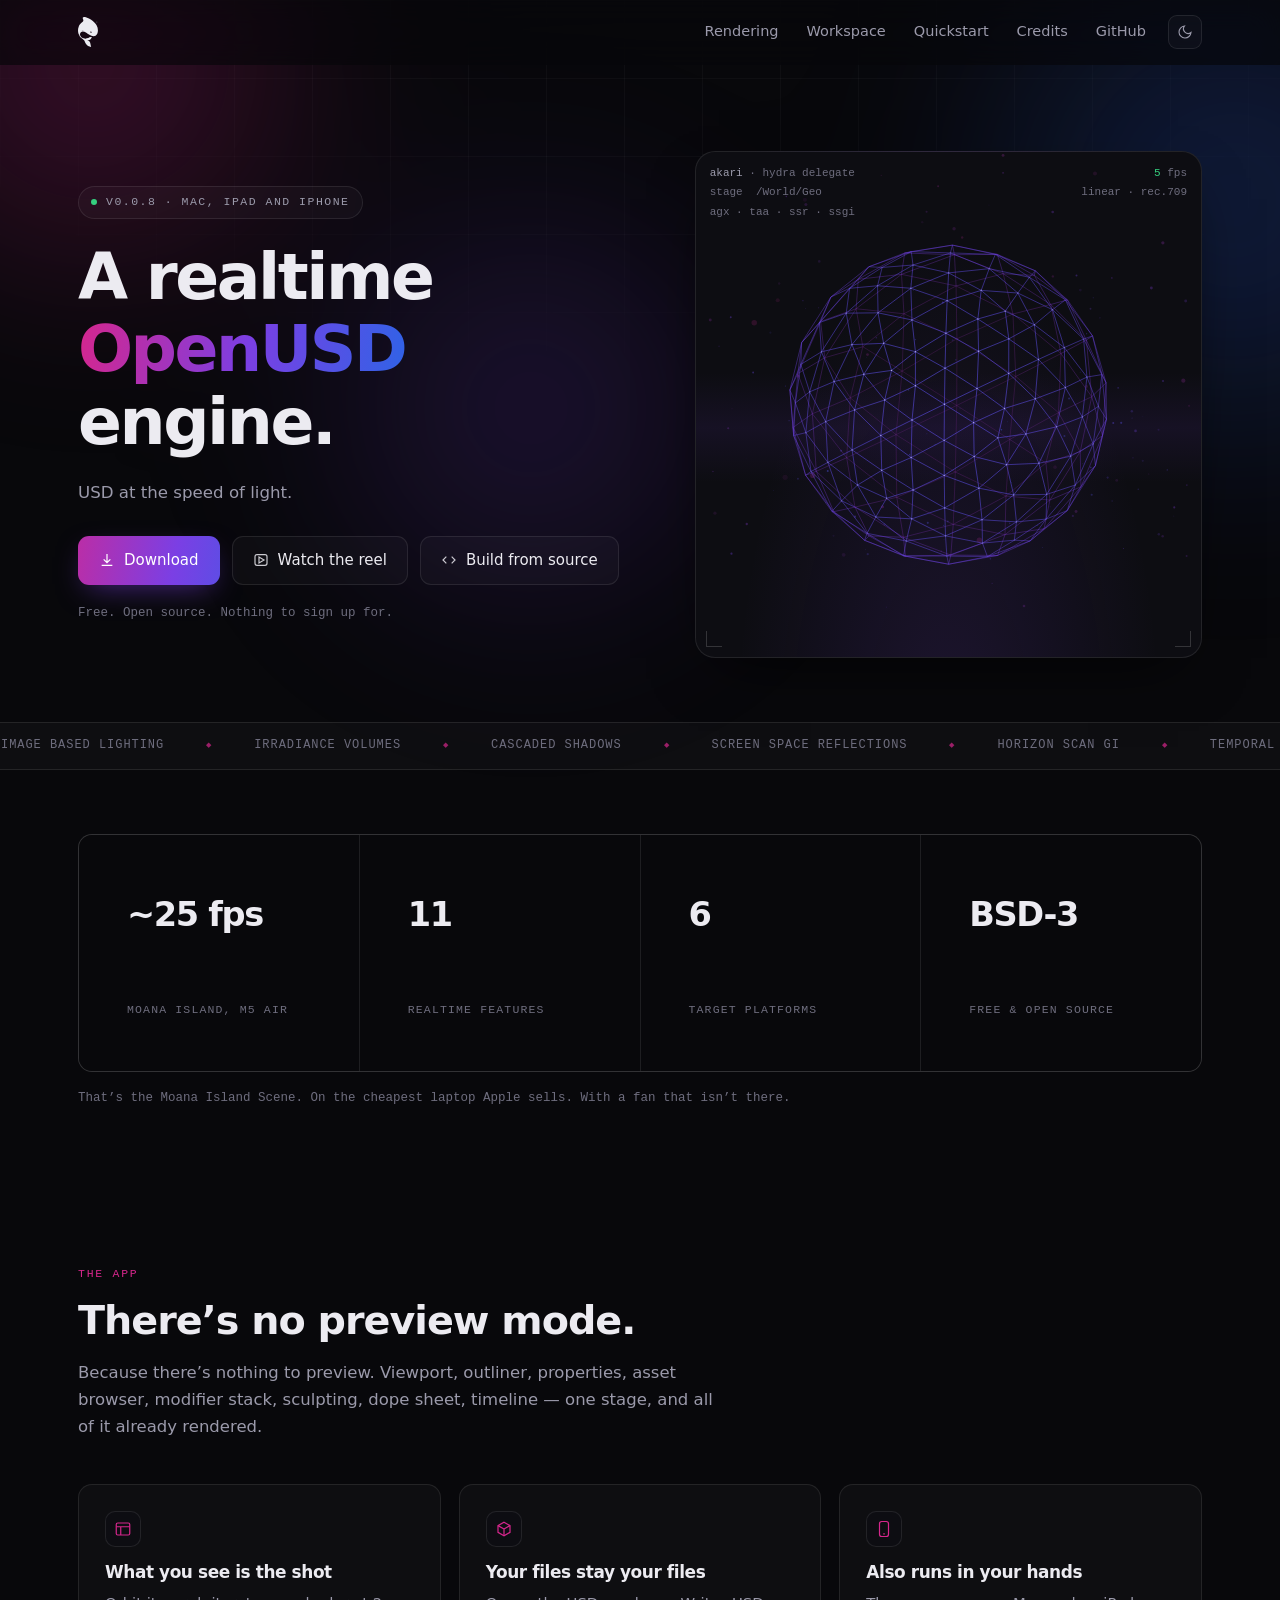
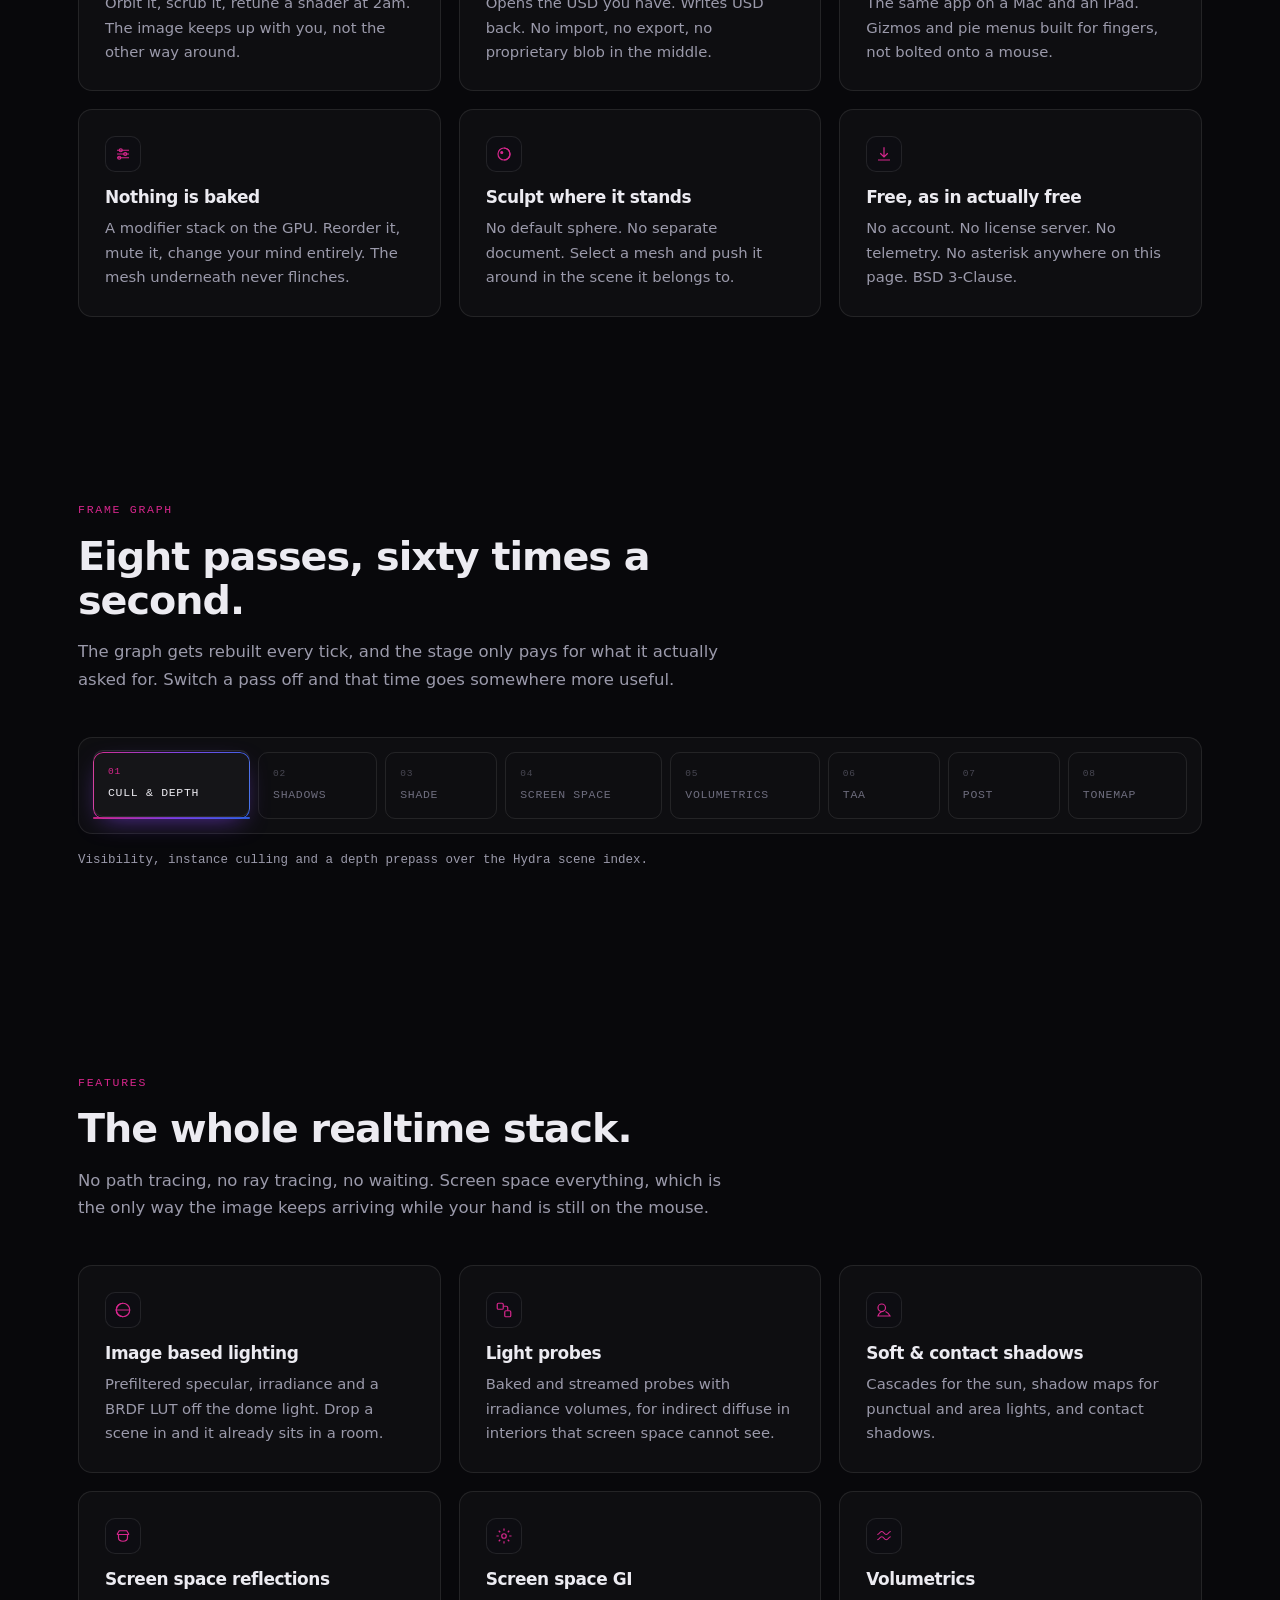
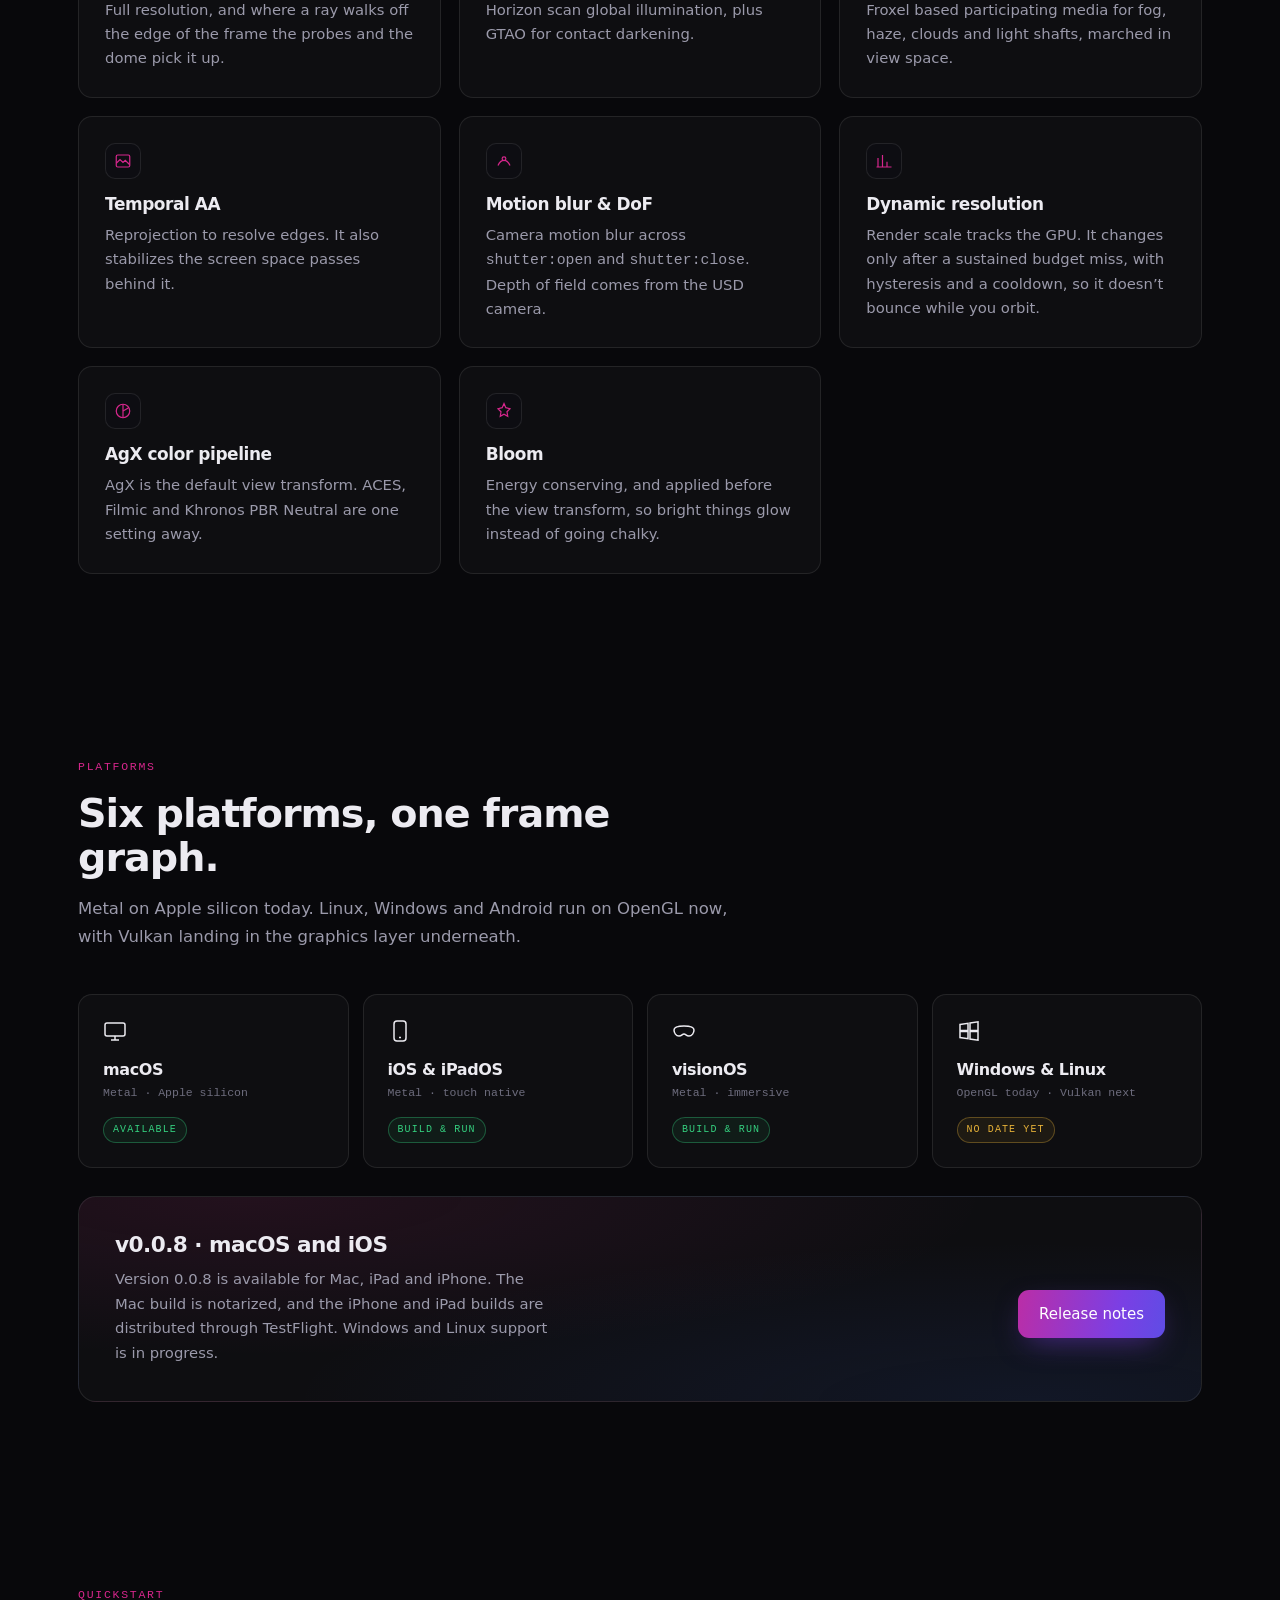
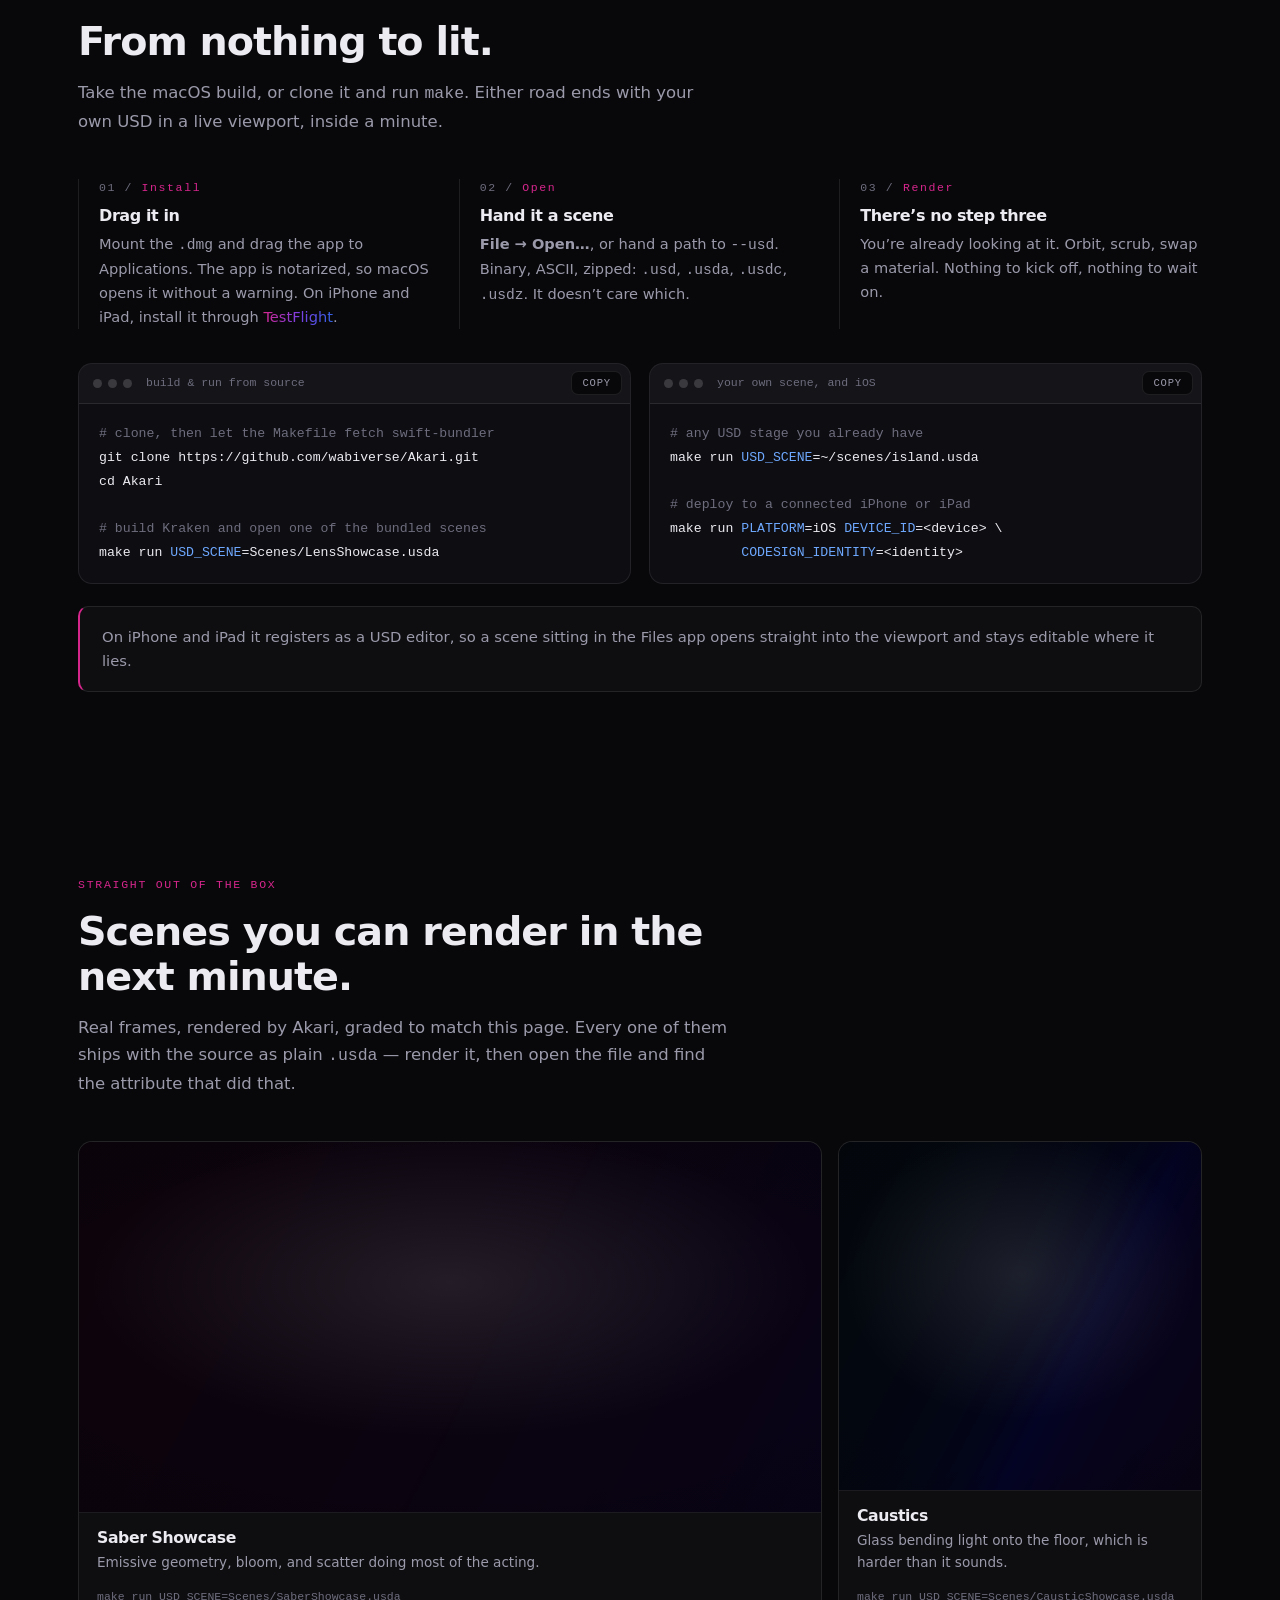
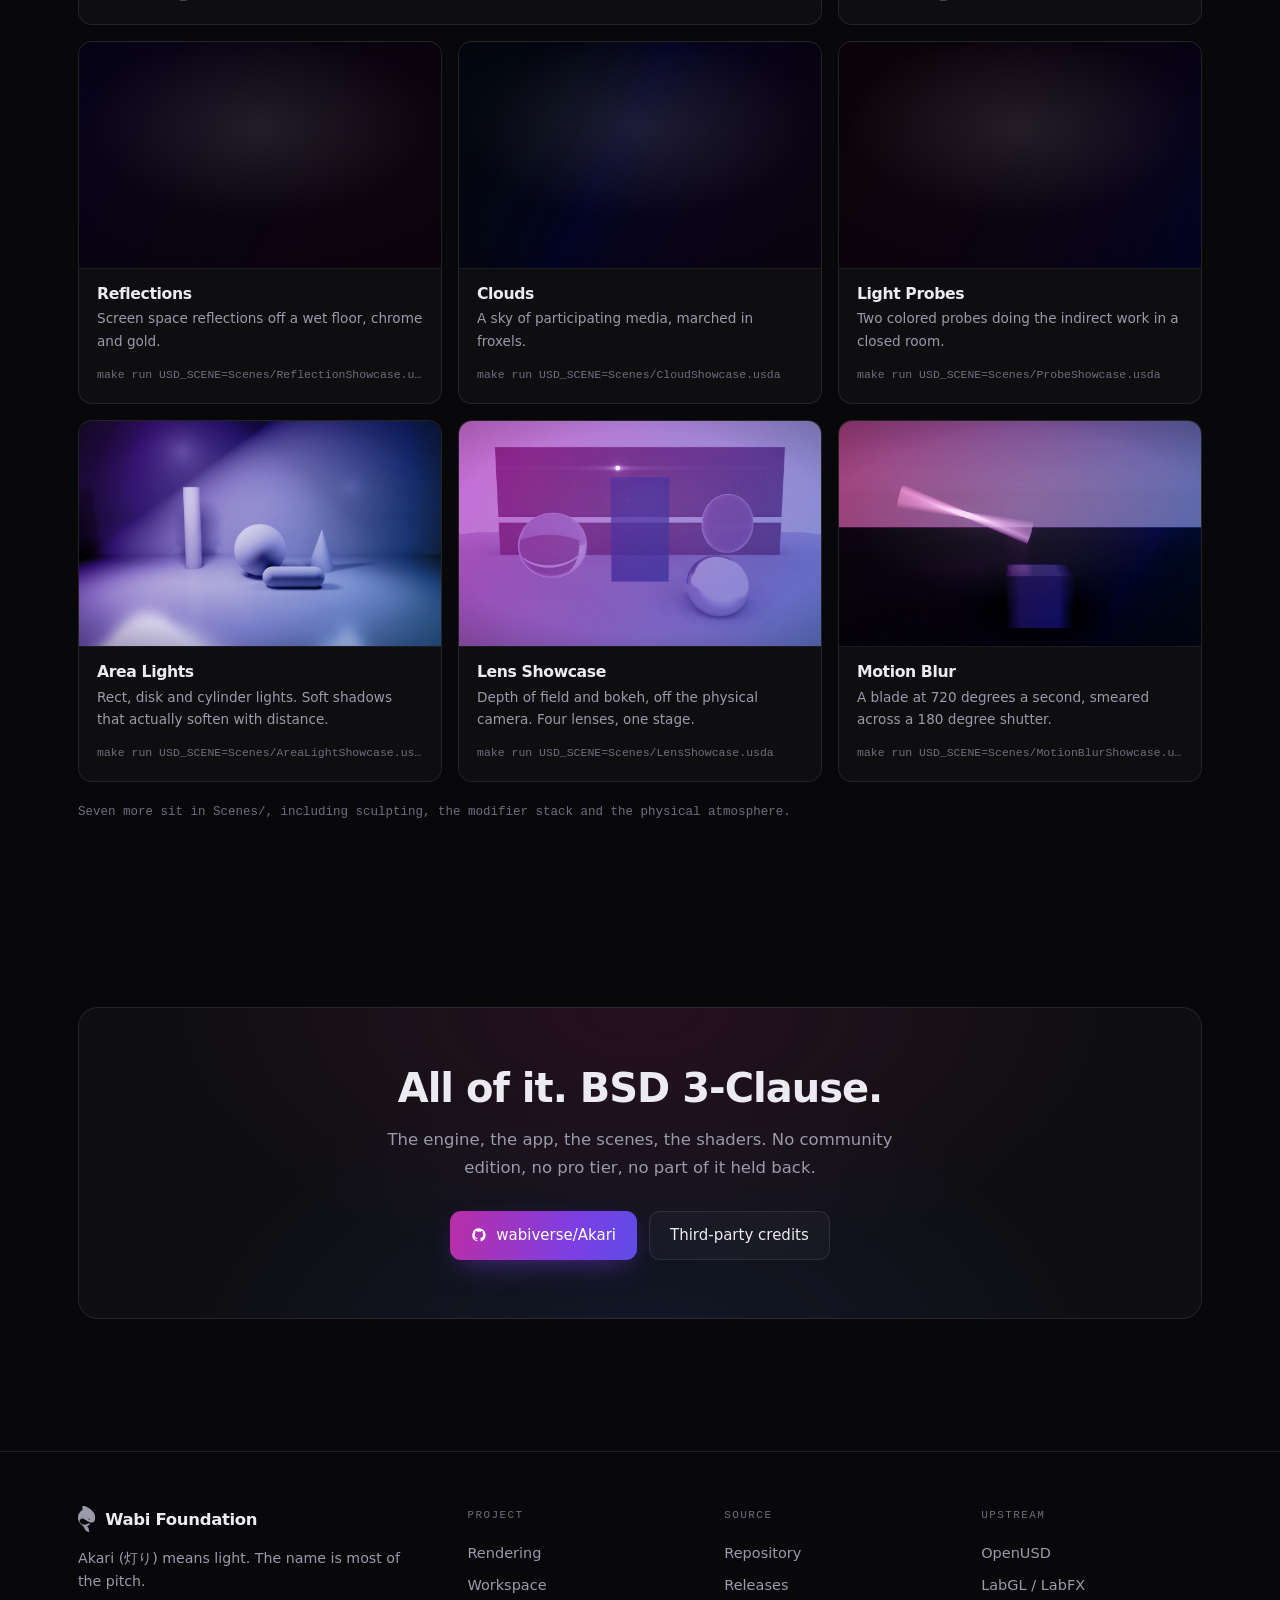
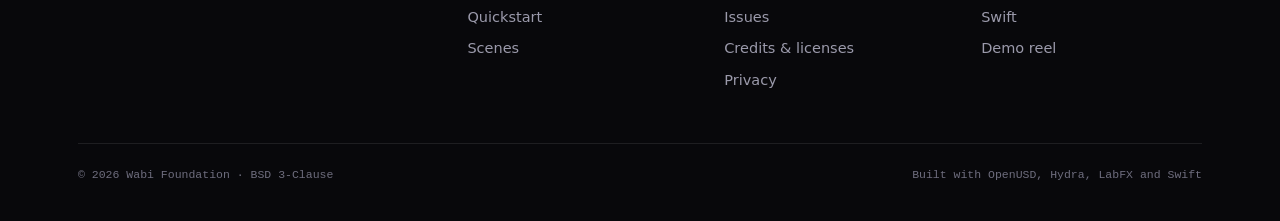
<file: index.html>
<!doctype html>
<html lang="en">
<head>
<meta charset="utf-8">
<meta name="viewport" content="width=device-width, initial-scale=1">
<title>Wabi Foundation — Akari, a realtime OpenUSD engine</title>
<meta name="description" content="USD at the speed of light. A realtime OpenUSD engine with the full PBR stack, free and open source, on macOS and iOS.">
<link rel="icon" href="assets/img/favicon-64.png" type="image/png">
<link rel="apple-touch-icon" href="assets/img/apple-touch-icon.png">
<link rel="canonical" href="https://wabifoundation.com/">
<meta property="og:type" content="website">
<meta property="og:title" content="Akari — a realtime OpenUSD engine">
<meta property="og:description" content="USD at the speed of light. A realtime OpenUSD engine, free and open source.">
<meta property="og:url" content="https://wabifoundation.com/">
<meta property="og:image" content="https://wabifoundation.com/assets/img/akari-icon.png">
<meta name="twitter:card" content="summary_large_image">
<meta name="theme-color" content="#08080b">
<link rel="stylesheet" href="assets/css/site.css">
<script>
  try { var t = localStorage.getItem("wabi-theme"); if (t) document.documentElement.setAttribute("data-theme", t); } catch (e) {}
</script>
<noscript><style>.rv{opacity:1;transform:none}</style></noscript>
</head>
<body>

<div class="aurora" aria-hidden="true"><i></i><i></i><i></i></div>
<div class="grid-veil" aria-hidden="true"></div>

<header class="site">
  <div class="wrap">
    <a class="brand" href="index.html" aria-label="Wabi Foundation">
      <svg class="orca" viewBox="0.17 0.19 32.95 49.61" fill="none" aria-hidden="true"><path fill-rule="evenodd" clip-rule="evenodd" d="m4.87,33.98S1.37,31.13.3,24.1c-.31-2.73.01-5.38,1.02-7.94,1.15-2.93,2.99-5.33,5.51-7.22.5-.38,1.05-.69,1.46-1.18.6-.71.79-1.52.68-2.42-.09-.68-.33-1.3-.59-1.92-.16-.39-.34-.77-.39-1.19-.1-.79.33-1.48,1.07-1.77.78-.31,1.59-.3,2.4-.17,1.26.21,2.48.59,3.67,1.04,2.19.81,4.27,1.85,6.25,3.09,2.3,1.44,4.41,3.11,6.27,5.1,1.34,1.44,2.51,3,3.44,4.73,1.81,3.37,2.41,6.95,1.76,10.73-.23,1.32-.62,2.58-1.3,3.74-1.22,2.09-3.05,3.12-5.46,3.16-1.32.02-2.55-.3-3.75-.81-1.13-.48-2.21-1.05-3.26-1.67-1.17-.69-9.85-6.99-12.05-7.47-1.8.32-3.36.8-4.12,2.47-3.46,3.39,1.97,9.55,1.97,9.55h0Zm17.95-8.31c0-.82-.98-1.62-1.82-1.49-.66.11-.99.67-.76,1.3.23.63.88,1.1,1.55,1.11.59.01,1.03-.38,1.03-.92h0Z" fill="currentColor"/><path fill-rule="evenodd" clip-rule="evenodd" d="m21.49,33.4c.27-.15-7.4,8.63-16.65.59-2.3-2-6.77-12.09.52-12.29,4.64-.13,11.83,6.48,11.83,6.48-2.9-1.96-8.72-5.94-12.24-2.8-4.78,4.27,2.44,15.66,16.53,8.02h0Z" fill="currentColor"/><path fill-rule="evenodd" clip-rule="evenodd" d="m14.91,35.81c1.07-.31,2.07-.81,3.09-1.24,1.07-.46,2.15-.9,3.3-1.14.71-.15,1.49-.14,1.99.01-.56.82-1.03,1.68-1.56,2.52-.21.34-.46.66-.73.95-1.19,1.26-2.65,1.79-4.28,1.81-.41,0-.83,0-1.32,0,.73.15,1.38.31,2.01.55,1.59.6,2.53,1.76,2.92,3.38.42,1.77.69,3.57,1.15,5.34.14.55.27,1.1.46,1.63.05.13.05.18-.12.16-1.76-.24-3.47-.66-5.02-1.56-1.39-.8-2.48-1.92-3.33-3.28-.8-1.27-1.36-2.65-1.97-4.01-.32-.71-.53-1.29-.95-1.92-.45-.68-1.06-1.25-1.75-1.7-2.84-1.82-4.47-3.89-4.52-3.94,0,0,2.96,3.58,8.5,3.04.73-.15,1.46-.3,2.15-.6h0Z" fill="currentColor" stroke-width="0"/><path fill-rule="evenodd" clip-rule="evenodd" opacity=".4" d="m22.82,25.67c0,.54-.44.93-1.03.92-.67-.01-1.32-.48-1.55-1.11s.1-1.19.76-1.3c.84-.14,1.83.67,1.82,1.49h0Z" fill="currentColor"/><path fill-rule="evenodd" clip-rule="evenodd" opacity=".28" d="m30.62,9.58s-.06-.02-.06-.06v-1.16s.02-.06.06-.06h.6c.27,0,.35.12.35.3v.08c0,.1-.03.17-.1.2.13.01.22.11.22.26v.38s-.02.06-.06.06h-.28s-.06-.02-.06-.06v-.27c0-.05-.02-.08-.07-.08h-.25v.35s-.02.06-.06.06h-.28Zm.34-.74h.13c.06,0,.08-.04.08-.08v-.06s-.02-.08-.08-.08h-.13v.23Z" fill="currentColor"/><path fill-rule="evenodd" clip-rule="evenodd" opacity=".28" d="m31.12,10.36c-.78,0-1.42-.64-1.42-1.42s.64-1.42,1.42-1.42,1.42.64,1.42,1.42-.64,1.42-1.42,1.42Zm0-2.51c-.6,0-1.09.49-1.09,1.09s.49,1.09,1.09,1.09,1.09-.49,1.09-1.09-.49-1.09-1.09-1.09Z" fill="currentColor"/></svg>
    </a>
    <nav class="main">
      <a href="akari.html">Rendering</a>
      <a href="kraken.html">Workspace</a>
      <a href="#quickstart">Quickstart</a>
      <a href="credits.html">Credits</a>
      <a href="https://github.com/wabiverse/Akari">GitHub</a>
    </nav>
    <button class="icon-btn" data-theme-toggle aria-label="Toggle color theme">
      <svg class="moon" viewBox="0 0 24 24" fill="none" stroke="currentColor" stroke-width="1.7"><path d="M21 12.8A9 9 0 1 1 11.2 3a7 7 0 0 0 9.8 9.8Z"/></svg>
      <svg class="sun" viewBox="0 0 24 24" fill="none" stroke="currentColor" stroke-width="1.7"><circle cx="12" cy="12" r="4"/><path d="M12 2v2M12 20v2M2 12h2M20 12h2M4.9 4.9l1.5 1.5M17.6 17.6l1.5 1.5M19.1 4.9l-1.5 1.5M6.4 17.6l-1.5 1.5"/></svg>
    </button>
  </div>
</header>

<main>

<!-- ───────────────────────── hero ───────────────────────── -->
<section class="hero">
  <div class="wrap hero-grid">
    <div>
      <span class="eyebrow rv in"><span class="dot"></span> v0.0.8 · Mac, iPad and iPhone</span>
      <h1 class="rv in">
        A realtime<br>
        <span class="grad-text">OpenUSD</span> engine.
      </h1>
      <p class="lede rv" data-delay="0.08">
        USD at the speed of light.
      </p>
      <div class="hero-actions rv" data-delay="0.16">
        <a class="btn primary" href="release-0.0.8.html#download">
          <svg viewBox="0 0 24 24" fill="none" stroke="currentColor" stroke-width="1.8"><path d="M12 3v12M7 11l5 5 5-5M4 20h16"/></svg>
          Download
        </a>
        <a class="btn" href="https://vimeo.com/1241690263?fl=pl&amp;fe=sh">
          <svg viewBox="0 0 24 24" fill="none" stroke="currentColor" stroke-width="1.8"><path d="M9 7.5v9l7.5-4.5z"/><rect x="3" y="4" width="18" height="16" rx="3"/></svg>
          Watch the reel
        </a>
        <a class="btn" href="#quickstart">
          <svg viewBox="0 0 24 24" fill="none" stroke="currentColor" stroke-width="1.8"><path d="M8 7l-5 5 5 5M16 7l5 5-5 5"/></svg>
          Build from source
        </a>
      </div>
      <p class="hero-note rv" data-delay="0.22">Free. Open source. Nothing to sign up for.</p>
    </div>

    <div class="viewport rv" data-delay="0.1">
      <canvas data-viewport aria-hidden="true"></canvas>
      <div class="scanline" aria-hidden="true"></div>
      <div class="hud" aria-hidden="true">
        <div><b>akari</b> · hydra delegate</div>
        <div>stage &nbsp;/World/Geo</div>
        <div>agx · taa · ssr · ssgi</div>
      </div>
      <div class="hud-r" aria-hidden="true">
        <div><span class="fps" data-fps>60</span> fps</div>
        <div>linear · rec.709</div>
      </div>
      <span class="corner tl" aria-hidden="true"></span>
      <span class="corner bl" aria-hidden="true"></span>
      <span class="corner br" aria-hidden="true"></span>
    </div>
  </div>
</section>

<!-- ───────────────────────── marquee ───────────────────────── -->
<div class="strip" aria-hidden="true">
  <div class="track">
    <span>Forward+ PBR</span><span>Image based lighting</span><span>Irradiance volumes</span><span>Cascaded shadows</span><span>Screen space reflections</span><span>Horizon scan GI</span><span>Temporal AA</span><span>Froxel volumetrics</span><span>Contact shadows</span><span>AgX</span><span>Motion blur</span><span>Hydra</span>
    <span>Forward+ PBR</span><span>Image based lighting</span><span>Irradiance volumes</span><span>Cascaded shadows</span><span>Screen space reflections</span><span>Horizon scan GI</span><span>Temporal AA</span><span>Froxel volumetrics</span><span>Contact shadows</span><span>AgX</span><span>Motion blur</span><span>Hydra</span>
  </div>
</div>

<!-- ───────────────────────── stats ───────────────────────── -->
<section class="tight">
  <div class="wrap">
    <div class="stats rv">
      <div>
        <div class="n"><span data-count="25" data-prefix="~">~25</span> fps</div>
        <div class="l">Moana Island, M5 Air</div>
      </div>
      <div>
        <div class="n"><span data-count="11">11</span></div>
        <div class="l">Realtime features</div>
      </div>
      <div>
        <div class="n"><span data-count="6">6</span></div>
        <div class="l">Target platforms</div>
      </div>
      <div>
        <div class="n">BSD-3</div>
        <div class="l">Free &amp; open source</div>
      </div>
    </div>
    <p class="hero-note rv" style="margin-top:16px">
      That&rsquo;s the Moana Island Scene. On the cheapest laptop Apple sells. With a fan that isn&rsquo;t there.
    </p>
  </div>
</section>

<!-- ───────────────────────── what you get ───────────────────────── -->
<section>
  <div class="wrap">
    <div class="sec-head rv">
      <div class="kicker">The app</div>
      <h2>There&rsquo;s no preview mode.</h2>
      <p>
        Because there&rsquo;s nothing to preview. Viewport, outliner, properties, asset browser, modifier
        stack, sculpting, dope sheet, timeline — one stage, and all of it already rendered.
      </p>
    </div>

    <div class="cards c3">
      <div class="card rv">
        <div class="ico"><svg viewBox="0 0 24 24" fill="none" stroke="currentColor" stroke-width="1.6"><rect x="3" y="4" width="18" height="16" rx="2"/><path d="M3 9h18M9 9v11"/></svg></div>
        <h3>What you see is the shot</h3>
        <p>Orbit it, scrub it, retune a shader at 2am. The image keeps up with you, not the other way around.</p>
      </div>
      <div class="card rv" data-delay="0.04">
        <div class="ico"><svg viewBox="0 0 24 24" fill="none" stroke="currentColor" stroke-width="1.6"><path d="M12 3l8 4.5v9L12 21l-8-4.5v-9z"/><path d="M12 12l8-4.5M12 12v9M12 12L4 7.5"/></svg></div>
        <h3>Your files stay your files</h3>
        <p>Opens the USD you have. Writes USD back. No import, no export, no proprietary blob in the middle.</p>
      </div>
      <div class="card rv" data-delay="0.08">
        <div class="ico"><svg viewBox="0 0 24 24" fill="none" stroke="currentColor" stroke-width="1.6"><rect x="6" y="2" width="12" height="20" rx="3"/><path d="M11 18.5h2"/></svg></div>
        <h3>Also runs in your hands</h3>
        <p>The same app on a Mac and an iPad. Gizmos and pie menus built for fingers, not bolted onto a mouse.</p>
      </div>
      <div class="card rv">
        <div class="ico"><svg viewBox="0 0 24 24" fill="none" stroke="currentColor" stroke-width="1.6"><path d="M4 7h16M4 12h16M4 17h16"/><circle cx="9" cy="7" r="2"/><circle cx="15" cy="12" r="2"/><circle cx="7" cy="17" r="2"/></svg></div>
        <h3>Nothing is baked</h3>
        <p>A modifier stack on the GPU. Reorder it, mute it, change your mind entirely. The mesh underneath never flinches.</p>
      </div>
      <div class="card rv" data-delay="0.04">
        <div class="ico"><svg viewBox="0 0 24 24" fill="none" stroke="currentColor" stroke-width="1.6"><circle cx="12" cy="12" r="8"/><path d="M12 4a8 8 0 0 1 0 16"/><circle cx="9" cy="10" r="1.3" fill="currentColor"/></svg></div>
        <h3>Sculpt where it stands</h3>
        <p>No default sphere. No separate document. Select a mesh and push it around in the scene it belongs to.</p>
      </div>
      <div class="card rv" data-delay="0.08">
        <div class="ico"><svg viewBox="0 0 24 24" fill="none" stroke="currentColor" stroke-width="1.6"><path d="M12 3v12M7 11l5 5 5-5M4 20h16"/></svg></div>
        <h3>Free, as in actually free</h3>
        <p>No account. No license server. No telemetry. No asterisk anywhere on this page. BSD 3-Clause.</p>
      </div>
    </div>
  </div>
</section>

<!-- ───────────────────────── pipeline ───────────────────────── -->
<section>
  <div class="wrap">
    <div class="sec-head rv">
      <div class="kicker">Frame graph</div>
      <h2>Eight passes, sixty times a second.</h2>
      <p>
        The graph gets rebuilt every tick, and the stage only pays for what it actually asked for.
        Switch a pass off and that time goes somewhere more useful.
      </p>
    </div>

    <div class="pipeline rv" data-pipeline>
      <div class="stage" data-note="Visibility, instance culling and a depth prepass over the Hydra scene index."><span class="num">01</span>Cull &amp; depth</div>
      <div class="stage" data-note="Cascaded sun shadows, plus shadow maps for punctual and area lights."><span class="num">02</span>Shadows</div>
      <div class="stage" data-note="Forward+ PBR shading, image based lighting and baked irradiance volumes."><span class="num">03</span>Shade</div>
      <div class="stage" data-note="Screen space reflections and horizon scan GI, for what the probes do not cover."><span class="num">04</span>Screen space</div>
      <div class="stage" data-note="Froxel participating media, fog and light shafts, accumulated through the view."><span class="num">05</span>Volumetrics</div>
      <div class="stage" data-note="Temporal reprojection. It also stabilizes the screen space passes."><span class="num">06</span>TAA</div>
      <div class="stage" data-note="Camera motion blur over the shutter interval, depth of field, bloom."><span class="num">07</span>Post</div>
      <div class="stage" data-note="AgX by default. ACES, Filmic and Khronos PBR Neutral are also available."><span class="num">08</span>Tonemap</div>
    </div>
    <div class="pipe-caption rv" data-pipe-caption></div>
  </div>
</section>

<!-- ───────────────────────── features ───────────────────────── -->
<section>
  <div class="wrap">
    <div class="sec-head rv">
      <div class="kicker">Features</div>
      <h2>The whole realtime stack.</h2>
      <p>
        No path tracing, no ray tracing, no waiting. Screen space everything, which is the only way
        the image keeps arriving while your hand is still on the mouse.
      </p>
    </div>

    <div class="cards c3">
      <div class="card rv">
        <div class="ico"><svg viewBox="0 0 24 24" fill="none" stroke="currentColor" stroke-width="1.6"><circle cx="12" cy="12" r="9"/><path d="M12 3a9 9 0 0 0 0 18"/><path d="M3 12h18"/></svg></div>
        <h3>Image based lighting</h3>
        <p>Prefiltered specular, irradiance and a BRDF LUT off the dome light. Drop a scene in and it already sits in a room.</p>
      </div>
      <div class="card rv" data-delay="0.04">
        <div class="ico"><svg viewBox="0 0 24 24" fill="none" stroke="currentColor" stroke-width="1.6"><rect x="3" y="3" width="8" height="8" rx="1.5"/><rect x="13" y="13" width="8" height="8" rx="1.5"/><path d="M11 7h4a2 2 0 0 1 2 2v4"/></svg></div>
        <h3>Light probes</h3>
        <p>Baked and streamed probes with irradiance volumes, for indirect diffuse in interiors that screen space cannot see.</p>
      </div>
      <div class="card rv" data-delay="0.08">
        <div class="ico"><svg viewBox="0 0 24 24" fill="none" stroke="currentColor" stroke-width="1.6"><circle cx="9" cy="9" r="5"/><path d="M14 14c3 1.5 5 3.5 6 6H4c1-3.5 3.5-5.5 7-6.3"/></svg></div>
        <h3>Soft &amp; contact shadows</h3>
        <p>Cascades for the sun, shadow maps for punctual and area lights, and contact shadows.</p>
      </div>
      <div class="card rv">
        <div class="ico"><svg viewBox="0 0 24 24" fill="none" stroke="currentColor" stroke-width="1.6"><path d="M4 10h16M4 10l3-5h10l3 5"/><path d="M6 10v4c0 3 2.5 5 6 5s6-2 6-5v-4"/></svg></div>
        <h3>Screen space reflections</h3>
        <p>Full resolution, and where a ray walks off the edge of the frame the probes and the dome pick it up.</p>
      </div>
      <div class="card rv" data-delay="0.04">
        <div class="ico"><svg viewBox="0 0 24 24" fill="none" stroke="currentColor" stroke-width="1.6"><circle cx="12" cy="12" r="3"/><path d="M12 2v3M12 19v3M2 12h3M19 12h3M5 5l2 2M17 17l2 2M19 5l-2 2M7 17l-2 2"/></svg></div>
        <h3>Screen space GI</h3>
        <p>Horizon scan global illumination, plus GTAO for contact darkening.</p>
      </div>
      <div class="card rv" data-delay="0.08">
        <div class="ico"><svg viewBox="0 0 24 24" fill="none" stroke="currentColor" stroke-width="1.6"><path d="M3 17c3 0 3-4 6-4s3 4 6 4 3-4 6-4"/><path d="M3 10c3 0 3-4 6-4s3 4 6 4 3-4 6-4"/></svg></div>
        <h3>Volumetrics</h3>
        <p>Froxel based participating media for fog, haze, clouds and light shafts, marched in view space.</p>
      </div>
      <div class="card rv" data-delay="0.04">
        <div class="ico"><svg viewBox="0 0 24 24" fill="none" stroke="currentColor" stroke-width="1.6"><rect x="3" y="4" width="18" height="16" rx="2"/><path d="M3 15l5-5 4 4 3-3 6 6"/></svg></div>
        <h3>Temporal AA</h3>
        <p>Reprojection to resolve edges. It also stabilizes the screen space passes behind it.</p>
      </div>
      <div class="card rv" data-delay="0.08">
        <div class="ico"><svg viewBox="0 0 24 24" fill="none" stroke="currentColor" stroke-width="1.6"><path d="M4 18c4-9 12-9 16 0"/><circle cx="12" cy="9" r="2.5"/></svg></div>
        <h3>Motion blur &amp; DoF</h3>
        <p>Camera motion blur across <code>shutter:open</code> and <code>shutter:close</code>. Depth of field comes from the USD camera.</p>
      </div>
      <div class="card rv">
        <div class="ico"><svg viewBox="0 0 24 24" fill="none" stroke="currentColor" stroke-width="1.6"><path d="M4 20V8M10 20V4M16 20v-7M22 20h-20"/></svg></div>
        <h3>Dynamic resolution</h3>
        <p>Render scale tracks the GPU. It changes only after a sustained budget miss, with hysteresis and a cooldown, so it doesn&rsquo;t bounce while you orbit.</p>
      </div>
      <div class="card rv" data-delay="0.04">
        <div class="ico"><svg viewBox="0 0 24 24" fill="none" stroke="currentColor" stroke-width="1.6"><circle cx="12" cy="12" r="9"/><path d="M12 3v18"/><path d="M12 12l7-4"/></svg></div>
        <h3>AgX color pipeline</h3>
        <p>AgX is the default view transform. ACES, Filmic and Khronos PBR Neutral are one setting away.</p>
      </div>
      <div class="card rv" data-delay="0.08">
        <div class="ico"><svg viewBox="0 0 24 24" fill="none" stroke="currentColor" stroke-width="1.6"><path d="M12 2l2.4 5.5L20 9l-4 4 1 6-5-2.8L7 19l1-6-4-4 5.6-1.5z"/></svg></div>
        <h3>Bloom</h3>
        <p>Energy conserving, and applied before the view transform, so bright things glow instead of going chalky.</p>
      </div>
    </div>
  </div>
</section>

<!-- ───────────────────────── platforms + countdown ───────────────────────── -->
<section id="platforms">
  <div class="wrap">
    <div class="sec-head rv">
      <div class="kicker">Platforms</div>
      <h2>Six platforms, one frame graph.</h2>
      <p>
        Metal on Apple silicon today. Linux, Windows and Android run on OpenGL now, with Vulkan
        landing in the graphics layer underneath.
      </p>
    </div>

    <div class="plats rv">
      <div class="plat">
        <div class="glyph"><svg viewBox="0 0 24 24" fill="none" stroke="currentColor" stroke-width="1.5"><rect x="2" y="4" width="20" height="13" rx="2"/><path d="M8 21h8M12 17v4"/></svg></div>
        <h4>macOS</h4>
        <div class="api">Metal · Apple silicon</div>
        <span class="pill ready">Available</span>
      </div>
      <div class="plat">
        <div class="glyph"><svg viewBox="0 0 24 24" fill="none" stroke="currentColor" stroke-width="1.5"><rect x="6" y="2" width="12" height="20" rx="3"/><path d="M11 18.5h2"/></svg></div>
        <h4>iOS &amp; iPadOS</h4>
        <div class="api">Metal · touch native</div>
        <span class="pill ready">Build &amp; run</span>
      </div>
      <div class="plat">
        <div class="glyph"><svg viewBox="0 0 24 24" fill="none" stroke="currentColor" stroke-width="1.5"><path d="M2 11c0-3 4-4 10-4s10 1 10 4-2 6-5 6-3-2-5-2-2 2-5 2-5-3-5-6z"/></svg></div>
        <h4>visionOS</h4>
        <div class="api">Metal · immersive</div>
        <span class="pill ready">Build &amp; run</span>
      </div>
      <div class="plat soon">
        <div class="glyph"><svg viewBox="0 0 24 24" fill="none" stroke="currentColor" stroke-width="1.5"><path d="M3 5.5l8-1.2v7.2H3zM13 4l8-1.2v8.7h-8zM3 12.5h8v7.2l-8-1.2zM13 12.5h8v8.7L13 20z"/></svg></div>
        <h4>Windows &amp; Linux</h4>
        <div class="api">OpenGL today · Vulkan next</div>
        <span class="pill soon">No date yet</span>
      </div>
    </div>

    <div class="countdown rv" style="margin-top:28px">
      <div>
        <h3>v0.0.8 · macOS and iOS</h3>
        <p>
          Version 0.0.8 is available for Mac, iPad and iPhone. The Mac build is notarized, and the
          iPhone and iPad builds are distributed through TestFlight. Windows and Linux support is in progress.
        </p>
      </div>
      <div class="hero-actions">
        <a class="btn primary" href="release-0.0.8.html">Release notes</a>
      </div>
    </div>
  </div>
</section>

<!-- ───────────────────────── quickstart ───────────────────────── -->
<section id="quickstart">
  <div class="wrap">
    <div class="sec-head rv">
      <div class="kicker">Quickstart</div>
      <h2>From nothing to lit.</h2>
      <p>
        Take the macOS build, or clone it and run <code>make</code>. Either road ends with your own
        USD in a live viewport, inside a minute.
      </p>
    </div>

    <div class="steps rv" style="margin-bottom:34px">
      <div class="step">
        <div class="n">Install</div>
        <h4>Drag it in</h4>
        <p>Mount the <code>.dmg</code> and drag the app to Applications. The app is notarized, so macOS opens it without a warning. On iPhone and iPad, install it through <a class="grad-text" href="https://testflight.apple.com/join/kwb7Ykse">TestFlight</a>.</p>
      </div>
      <div class="step">
        <div class="n">Open</div>
        <h4>Hand it a scene</h4>
        <p><strong>File → Open…</strong>, or hand a path to <code>--usd</code>. Binary, ASCII, zipped: <code>.usd</code>, <code>.usda</code>, <code>.usdc</code>, <code>.usdz</code>. It doesn&rsquo;t care which.</p>
      </div>
      <div class="step">
        <div class="n">Render</div>
        <h4>There&rsquo;s no step three</h4>
        <p>You&rsquo;re already looking at it. Orbit, scrub, swap a material. Nothing to kick off, nothing to wait on.</p>
      </div>
    </div>

    <div class="cards c2">
      <div class="code rv">
        <div class="bar"><span class="dots"><i></i><i></i><i></i></span> build &amp; run from source</div>
        <button class="copy" data-copy="#src-code">copy</button>
        <pre id="src-code"><span class="c-cmt"># clone, then let the Makefile fetch swift-bundler</span>
git clone https://github.com/wabiverse/Akari.git
cd Akari

<span class="c-cmt"># build Kraken and open one of the bundled scenes</span>
make run <span class="c-arg">USD_SCENE</span>=Scenes/LensShowcase.usda</pre>
      </div>

      <div class="code rv" data-delay="0.06">
        <div class="bar"><span class="dots"><i></i><i></i><i></i></span> your own scene, and iOS</div>
        <button class="copy" data-copy="#ios-code">copy</button>
        <pre id="ios-code"><span class="c-cmt"># any USD stage you already have</span>
make run <span class="c-arg">USD_SCENE</span>=~/scenes/island.usda

<span class="c-cmt"># deploy to a connected iPhone or iPad</span>
make run <span class="c-arg">PLATFORM</span>=iOS <span class="c-arg">DEVICE_ID</span>=&lt;device&gt; \
         <span class="c-arg">CODESIGN_IDENTITY</span>=&lt;identity&gt;</pre>
      </div>
    </div>

    <div class="callout rv" style="margin-top:22px">
      On iPhone and iPad it registers as a USD editor, so a scene sitting in the Files app opens
      straight into the viewport and stays editable where it lies.
    </div>
  </div>
</section>

<!-- ───────────────────────── scenes ───────────────────────── -->
<section id="scenes">
  <div class="wrap">
    <div class="sec-head rv">
      <div class="kicker">Straight out of the box</div>
      <h2>Scenes you can render in the next minute.</h2>
      <p>
        Real frames, rendered by Akari, graded to match this page. Every one of them ships with the
        source as plain <code>.usda</code> — render it, then open the file and find the attribute
        that did that.
      </p>
    </div>

    <div class="scenes">
      <figure class="scene rv wide" data-delay="0.00" style="--h1:320;--h2:255">
        <div class="thumb">
          <img src="assets/img/scenes/saber.jpg" width="1200" height="750" loading="lazy" decoding="async"
               alt="The Saber Showcase scene rendered in Akari">
        </div>
        <figcaption class="meta">
          <h4>Saber Showcase</h4>
          <p>Emissive geometry, bloom, and scatter doing most of the acting.</p>
          <code>make run USD_SCENE=Scenes/SaberShowcase.usda</code>
        </figcaption>
      </figure>
      <figure class="scene rv" data-delay="0.04" style="--h1:205;--h2:262">
        <div class="thumb">
          <img src="assets/img/scenes/caustic.jpg" width="1200" height="750" loading="lazy" decoding="async"
               alt="The Caustics scene rendered in Akari">
        </div>
        <figcaption class="meta">
          <h4>Caustics</h4>
          <p>Glass bending light onto the floor, which is harder than it sounds.</p>
          <code>make run USD_SCENE=Scenes/CausticShowcase.usda</code>
        </figcaption>
      </figure>
      <figure class="scene rv" data-delay="0.08" style="--h1:250;--h2:310">
        <div class="thumb">
          <img src="assets/img/scenes/reflection.jpg" width="1200" height="750" loading="lazy" decoding="async"
               alt="The Reflections scene rendered in Akari">
        </div>
        <figcaption class="meta">
          <h4>Reflections</h4>
          <p>Screen space reflections off a wet floor, chrome and gold.</p>
          <code>make run USD_SCENE=Scenes/ReflectionShowcase.usda</code>
        </figcaption>
      </figure>
      <figure class="scene rv" data-delay="0.00" style="--h1:214;--h2:276;--lift:1.32;--grade-contrast:1.04">
        <div class="thumb">
          <img src="assets/img/scenes/cloud.jpg" width="1200" height="750" loading="lazy" decoding="async"
               alt="The Clouds scene rendered in Akari">
        </div>
        <figcaption class="meta">
          <h4>Clouds</h4>
          <p>A sky of participating media, marched in froxels.</p>
          <code>make run USD_SCENE=Scenes/CloudShowcase.usda</code>
        </figcaption>
      </figure>
      <figure class="scene rv" data-delay="0.04" style="--h1:330;--h2:238;--lift:1.42;--grade-contrast:1.0">
        <div class="thumb">
          <img src="assets/img/scenes/probe.jpg" width="1200" height="750" loading="lazy" decoding="async"
               alt="The Light Probes scene rendered in Akari">
        </div>
        <figcaption class="meta">
          <h4>Light Probes</h4>
          <p>Two colored probes doing the indirect work in a closed room.</p>
          <code>make run USD_SCENE=Scenes/ProbeShowcase.usda</code>
        </figcaption>
      </figure>
      <figure class="scene rv" data-delay="0.08" style="--h1:268;--h2:212">
        <div class="thumb">
          <img src="assets/img/scenes/arealight.jpg" width="1200" height="750" loading="lazy" decoding="async"
               alt="The Area Lights scene rendered in Akari">
        </div>
        <figcaption class="meta">
          <h4>Area Lights</h4>
          <p>Rect, disk and cylinder lights. Soft shadows that actually soften with distance.</p>
          <code>make run USD_SCENE=Scenes/AreaLightShowcase.usda</code>
        </figcaption>
      </figure>
      <figure class="scene rv" data-delay="0.00" style="--h1:300;--h2:230">
        <div class="thumb">
          <img src="assets/img/scenes/lens.jpg" width="1200" height="750" loading="lazy" decoding="async"
               alt="The Lens Showcase scene rendered in Akari">
        </div>
        <figcaption class="meta">
          <h4>Lens Showcase</h4>
          <p>Depth of field and bokeh, off the physical camera. Four lenses, one stage.</p>
          <code>make run USD_SCENE=Scenes/LensShowcase.usda</code>
        </figcaption>
      </figure>
      <figure class="scene rv" data-delay="0.04" style="--h1:328;--h2:222">
        <div class="thumb">
          <img src="assets/img/scenes/motionblur.jpg" width="1200" height="750" loading="lazy" decoding="async"
               alt="The Motion Blur scene rendered in Akari">
        </div>
        <figcaption class="meta">
          <h4>Motion Blur</h4>
          <p>A blade at 720 degrees a second, smeared across a 180 degree shutter.</p>
          <code>make run USD_SCENE=Scenes/MotionBlurShowcase.usda</code>
        </figcaption>
      </figure>
    </div>

    <p class="hero-note rv" style="margin-top:20px">
      Seven more sit in <code>Scenes/</code>, including sculpting, the modifier stack and the physical
      atmosphere.
    </p>
  </div>
</section>

<!-- ───────────────────────── open source ───────────────────────── -->
<section>
  <div class="wrap">
    <div class="cta rv">
      <h2>All of it. BSD 3-Clause.</h2>
      <p>
        The engine, the app, the scenes, the shaders. No community edition, no pro tier, no part of
        it held back.
      </p>
      <div class="hero-actions">
        <a class="btn primary" href="https://github.com/wabiverse/Akari">
          <svg viewBox="0 0 24 24" fill="currentColor"><path d="M12 2a10 10 0 0 0-3.16 19.49c.5.09.69-.22.69-.48l-.01-1.7c-2.78.6-3.37-1.34-3.37-1.34-.45-1.16-1.11-1.47-1.11-1.47-.91-.62.07-.6.07-.6 1 .07 1.53 1.03 1.53 1.03.89 1.53 2.34 1.09 2.91.83.09-.65.35-1.09.63-1.34-2.22-.25-4.56-1.11-4.56-4.95 0-1.09.39-1.99 1.03-2.69-.1-.25-.45-1.27.1-2.65 0 0 .84-.27 2.75 1.03a9.5 9.5 0 0 1 5 0c1.91-1.3 2.75-1.03 2.75-1.03.55 1.38.2 2.4.1 2.65.64.7 1.03 1.6 1.03 2.69 0 3.85-2.34 4.7-4.57 4.95.36.31.68.92.68 1.85l-.01 2.75c0 .27.18.58.69.48A10 10 0 0 0 12 2z"/></svg>
          wabiverse/Akari
        </a>
        <a class="btn" href="credits.html">Third-party credits</a>
      </div>
    </div>
  </div>
</section>

</main>

<footer class="site">
  <div class="wrap">
    <div class="foot-grid">
      <div>
        <div class="foot-mark">
          <svg class="orca" viewBox="0.17 0.19 32.95 49.61" fill="none" aria-hidden="true"><path fill-rule="evenodd" clip-rule="evenodd" d="m4.87,33.98S1.37,31.13.3,24.1c-.31-2.73.01-5.38,1.02-7.94,1.15-2.93,2.99-5.33,5.51-7.22.5-.38,1.05-.69,1.46-1.18.6-.71.79-1.52.68-2.42-.09-.68-.33-1.3-.59-1.92-.16-.39-.34-.77-.39-1.19-.1-.79.33-1.48,1.07-1.77.78-.31,1.59-.3,2.4-.17,1.26.21,2.48.59,3.67,1.04,2.19.81,4.27,1.85,6.25,3.09,2.3,1.44,4.41,3.11,6.27,5.1,1.34,1.44,2.51,3,3.44,4.73,1.81,3.37,2.41,6.95,1.76,10.73-.23,1.32-.62,2.58-1.3,3.74-1.22,2.09-3.05,3.12-5.46,3.16-1.32.02-2.55-.3-3.75-.81-1.13-.48-2.21-1.05-3.26-1.67-1.17-.69-9.85-6.99-12.05-7.47-1.8.32-3.36.8-4.12,2.47-3.46,3.39,1.97,9.55,1.97,9.55h0Zm17.95-8.31c0-.82-.98-1.62-1.82-1.49-.66.11-.99.67-.76,1.3.23.63.88,1.1,1.55,1.11.59.01,1.03-.38,1.03-.92h0Z" fill="currentColor"/><path fill-rule="evenodd" clip-rule="evenodd" d="m21.49,33.4c.27-.15-7.4,8.63-16.65.59-2.3-2-6.77-12.09.52-12.29,4.64-.13,11.83,6.48,11.83,6.48-2.9-1.96-8.72-5.94-12.24-2.8-4.78,4.27,2.44,15.66,16.53,8.02h0Z" fill="currentColor"/><path fill-rule="evenodd" clip-rule="evenodd" d="m14.91,35.81c1.07-.31,2.07-.81,3.09-1.24,1.07-.46,2.15-.9,3.3-1.14.71-.15,1.49-.14,1.99.01-.56.82-1.03,1.68-1.56,2.52-.21.34-.46.66-.73.95-1.19,1.26-2.65,1.79-4.28,1.81-.41,0-.83,0-1.32,0,.73.15,1.38.31,2.01.55,1.59.6,2.53,1.76,2.92,3.38.42,1.77.69,3.57,1.15,5.34.14.55.27,1.1.46,1.63.05.13.05.18-.12.16-1.76-.24-3.47-.66-5.02-1.56-1.39-.8-2.48-1.92-3.33-3.28-.8-1.27-1.36-2.65-1.97-4.01-.32-.71-.53-1.29-.95-1.92-.45-.68-1.06-1.25-1.75-1.7-2.84-1.82-4.47-3.89-4.52-3.94,0,0,2.96,3.58,8.5,3.04.73-.15,1.46-.3,2.15-.6h0Z" fill="currentColor" stroke-width="0"/><path fill-rule="evenodd" clip-rule="evenodd" opacity=".4" d="m22.82,25.67c0,.54-.44.93-1.03.92-.67-.01-1.32-.48-1.55-1.11s.1-1.19.76-1.3c.84-.14,1.83.67,1.82,1.49h0Z" fill="currentColor"/><path fill-rule="evenodd" clip-rule="evenodd" opacity=".28" d="m30.62,9.58s-.06-.02-.06-.06v-1.16s.02-.06.06-.06h.6c.27,0,.35.12.35.3v.08c0,.1-.03.17-.1.2.13.01.22.11.22.26v.38s-.02.06-.06.06h-.28s-.06-.02-.06-.06v-.27c0-.05-.02-.08-.07-.08h-.25v.35s-.02.06-.06.06h-.28Zm.34-.74h.13c.06,0,.08-.04.08-.08v-.06s-.02-.08-.08-.08h-.13v.23Z" fill="currentColor"/><path fill-rule="evenodd" clip-rule="evenodd" opacity=".28" d="m31.12,10.36c-.78,0-1.42-.64-1.42-1.42s.64-1.42,1.42-1.42,1.42.64,1.42,1.42-.64,1.42-1.42,1.42Zm0-2.51c-.6,0-1.09.49-1.09,1.09s.49,1.09,1.09,1.09,1.09-.49,1.09-1.09-.49-1.09-1.09-1.09Z" fill="currentColor"/></svg>
          <strong>Wabi Foundation</strong>
        </div>
        <p>Akari (灯り) means light. The name is most of the pitch.</p>
      </div>
      <div>
        <h5>Project</h5>
        <a href="akari.html">Rendering</a>
        <a href="kraken.html">Workspace</a>
        <a href="#quickstart">Quickstart</a>
        <a href="#scenes">Scenes</a>
      </div>
      <div>
        <h5>Source</h5>
        <a href="https://github.com/wabiverse/Akari">Repository</a>
        <a href="https://github.com/wabiverse/Akari/releases">Releases</a>
        <a href="https://github.com/wabiverse/Akari/issues">Issues</a>
        <a href="credits.html">Credits &amp; licenses</a>
        <a href="privacy.html">Privacy</a>
      </div>
      <div>
        <h5>Upstream</h5>
        <a href="https://openusd.org">OpenUSD</a>
        <a href="https://codeberg.org/meshula/LabGL">LabGL / LabFX</a>
        <a href="https://swift.org">Swift</a>
        <a href="https://vimeo.com/1241690263">Demo reel</a>
      </div>
    </div>
    <div class="foot-base">
      <span>© <span data-year>2026</span> Wabi Foundation · BSD 3-Clause</span>
      <span>Built with OpenUSD, Hydra, LabFX and Swift</span>
    </div>
  </div>
</footer>

<script src="assets/js/site.js"></script>
</body>
</html>
</file>
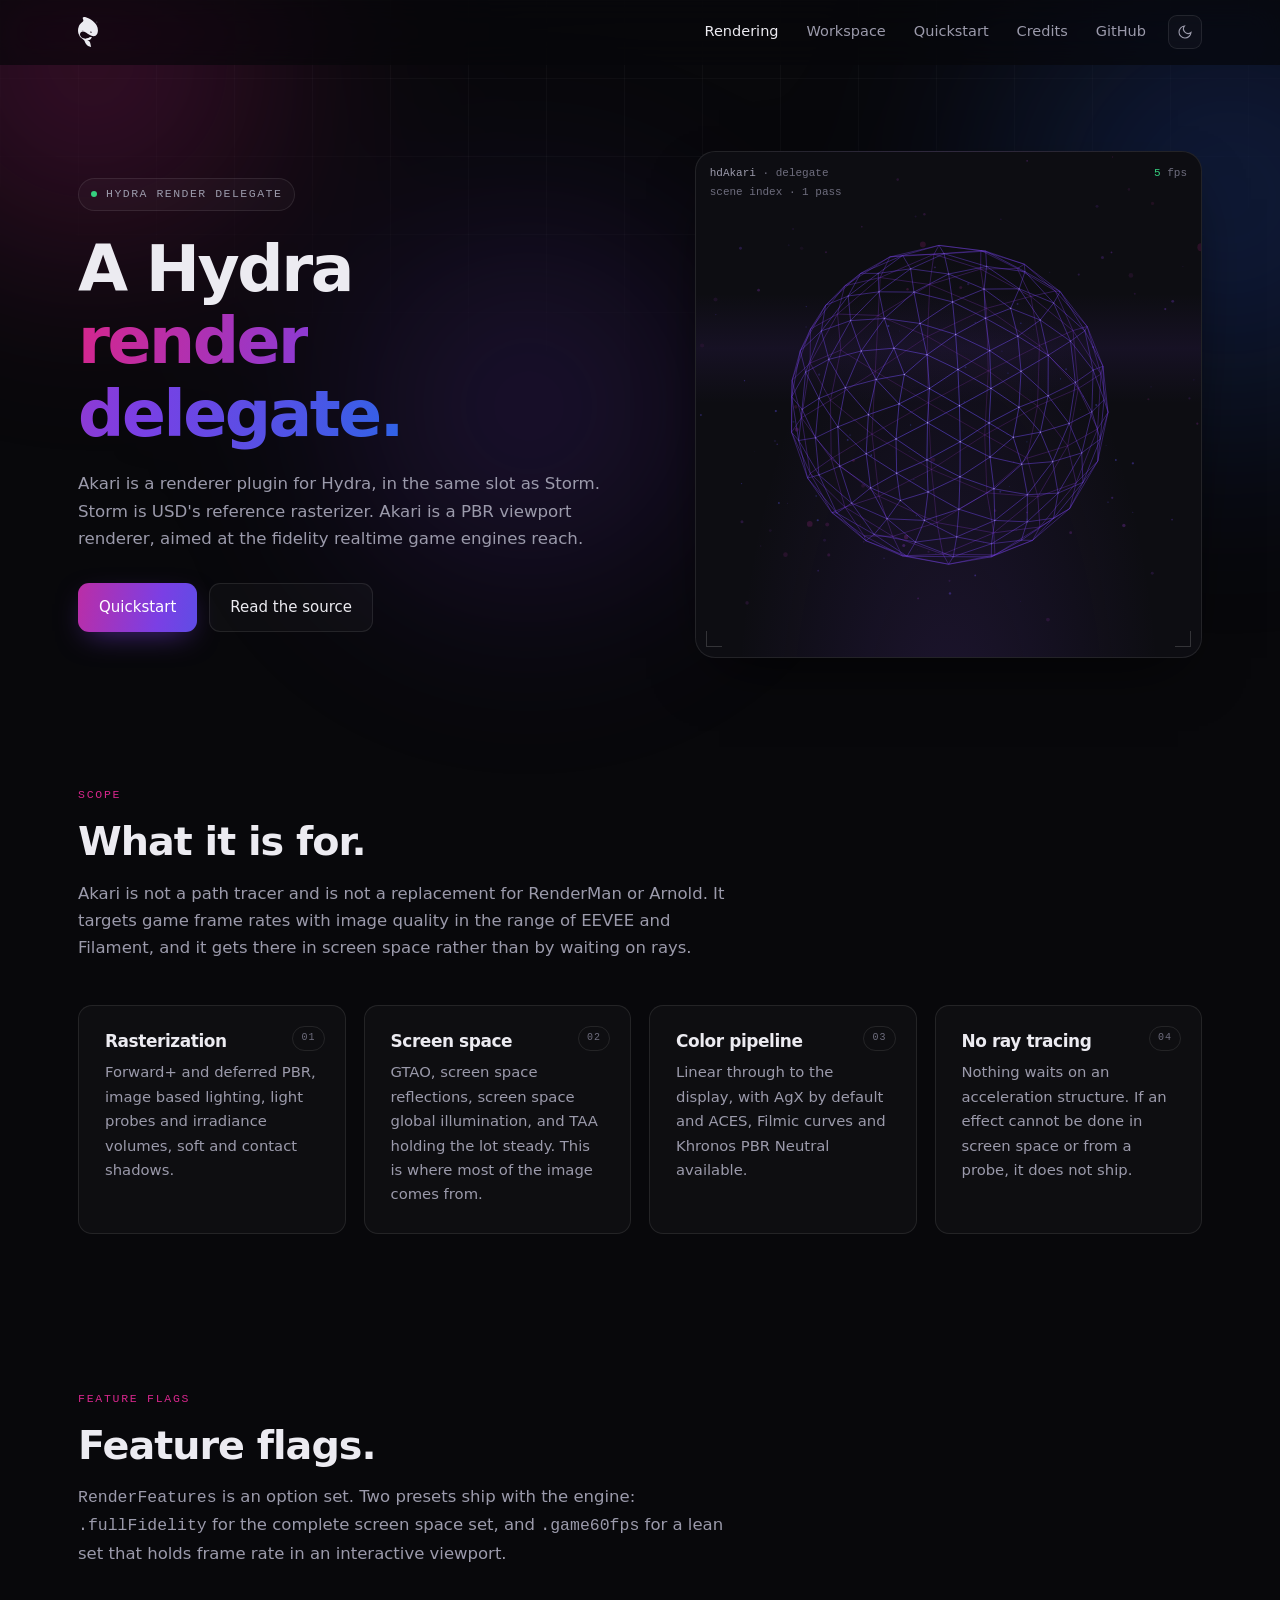
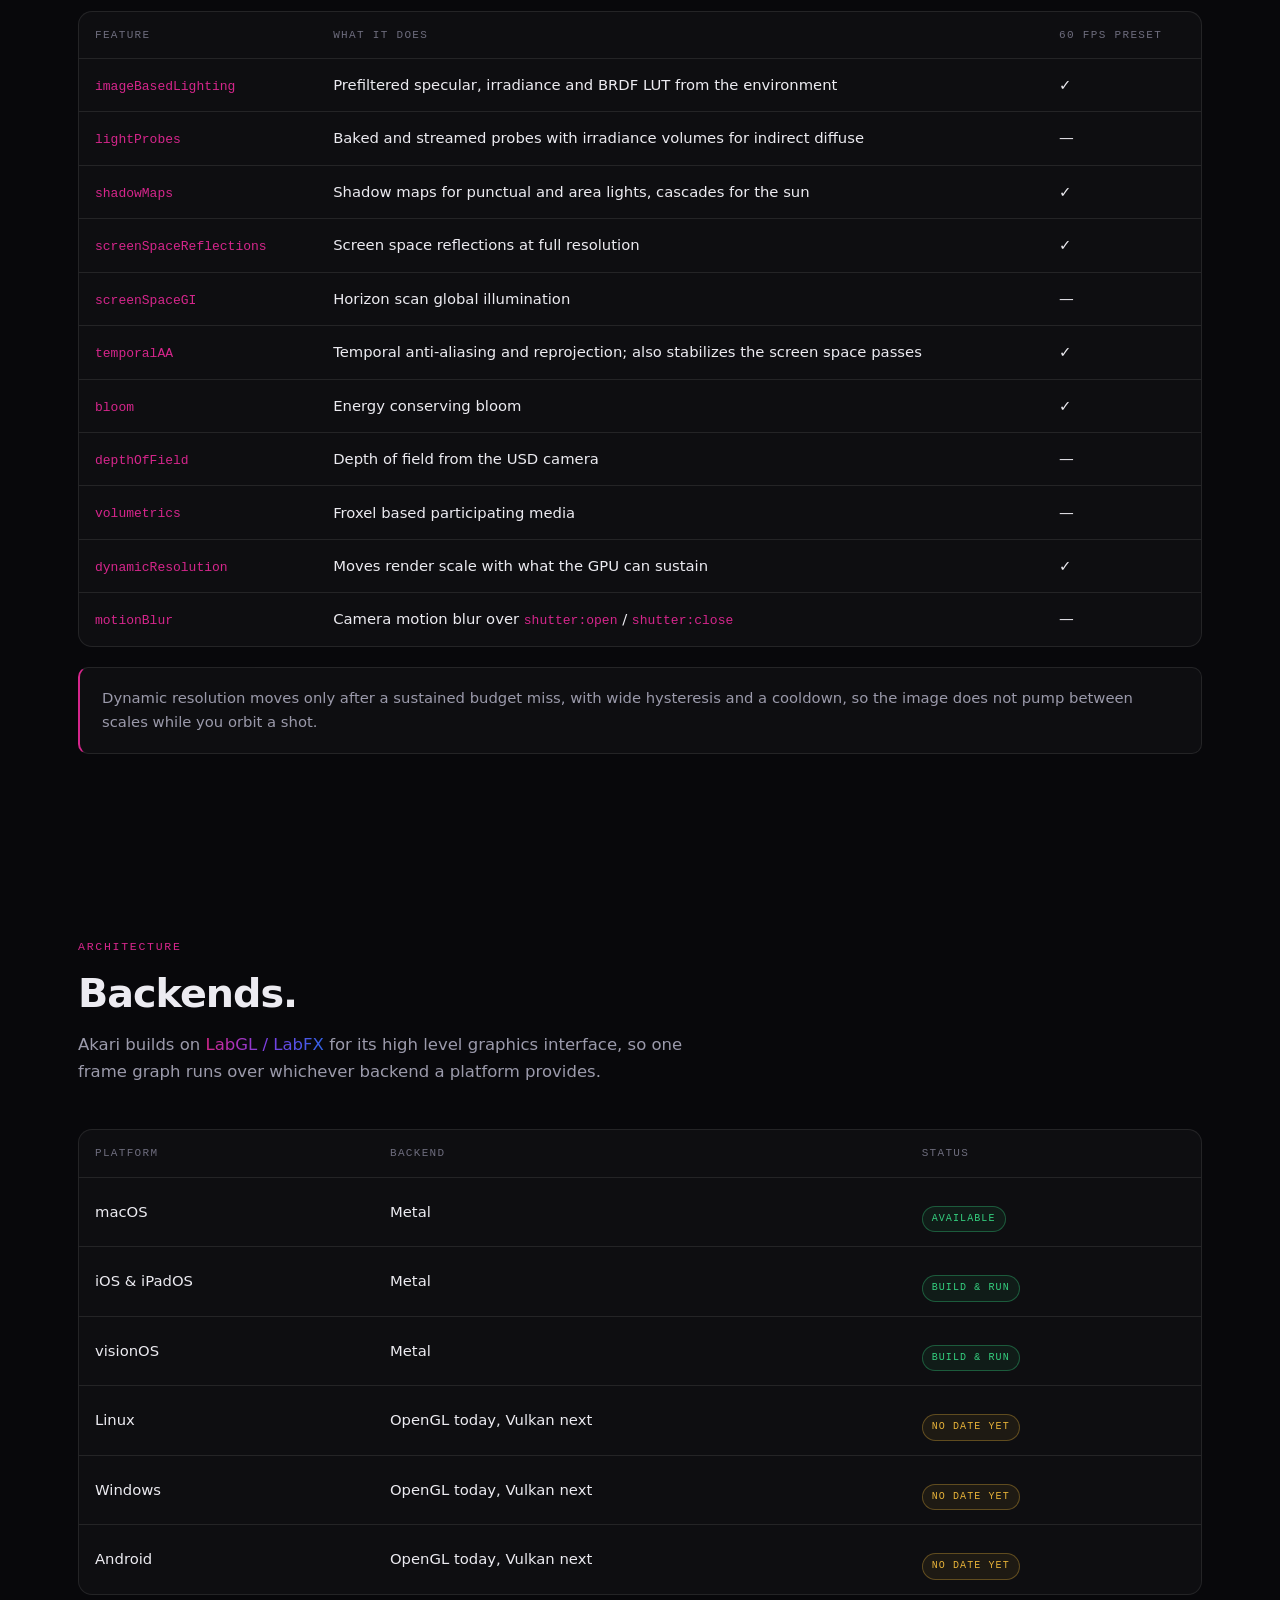
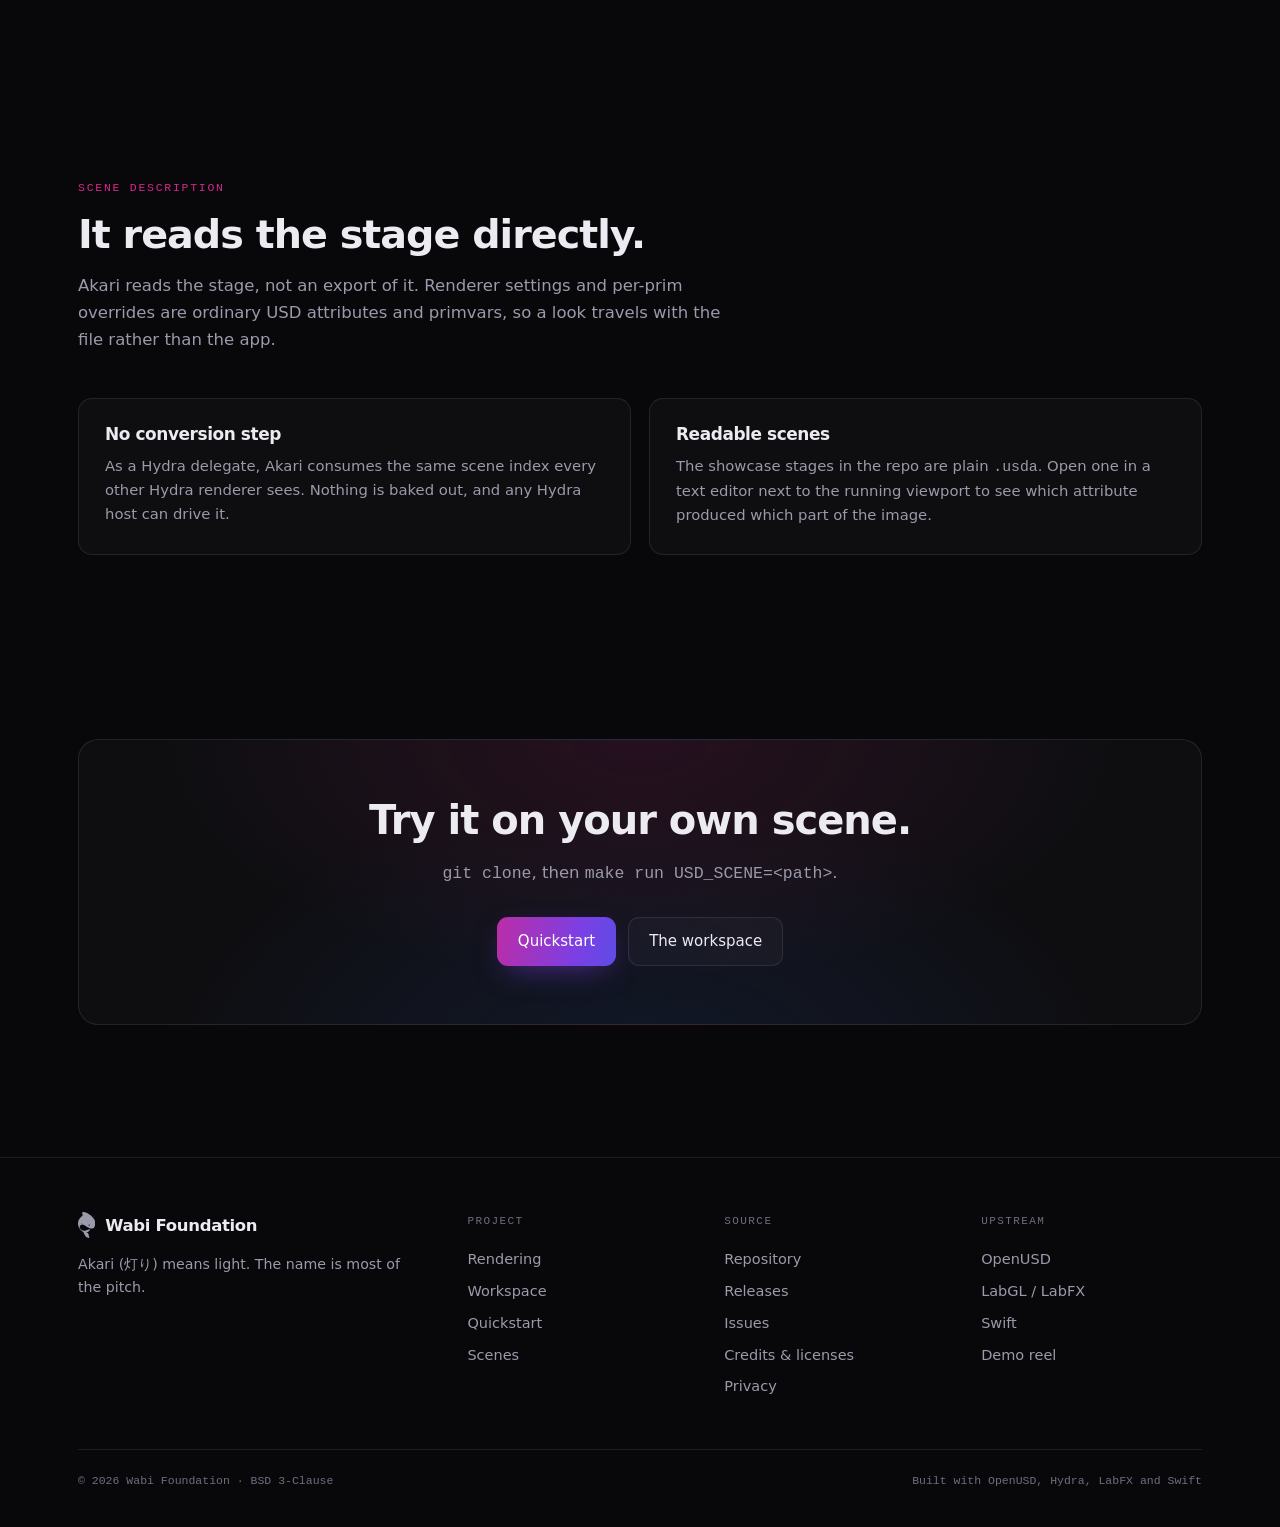
<file: akari.html>
<!doctype html>
<html lang="en">
<head>
<meta charset="utf-8">
<meta name="viewport" content="width=device-width, initial-scale=1">
<title>Akari — the engine · Wabi Foundation</title>
<meta name="description" content="Akari is a realtime OpenUSD engine, plugged into Hydra as a render delegate. PBR rendering at game frame rates.">
<link rel="icon" href="assets/img/favicon-64.png" type="image/png">
<link rel="apple-touch-icon" href="assets/img/apple-touch-icon.png">
<link rel="canonical" href="https://wabifoundation.com/akari.html">
<meta property="og:title" content="Akari — the engine">
<meta property="og:description" content="A Hydra render delegate with a full realtime feature set, written in Swift.">
<meta property="og:image" content="https://wabifoundation.com/assets/img/akari-icon.png">
<meta name="theme-color" content="#08080b">
<link rel="stylesheet" href="assets/css/site.css">
<script>
  try { var t = localStorage.getItem("wabi-theme"); if (t) document.documentElement.setAttribute("data-theme", t); } catch (e) {}
</script>
<noscript><style>.rv{opacity:1;transform:none}</style></noscript>
</head>
<body>

<div class="aurora" aria-hidden="true"><i></i><i></i><i></i></div>
<div class="grid-veil" aria-hidden="true"></div>

<header class="site">
  <div class="wrap">
    <a class="brand" href="index.html" aria-label="Wabi Foundation">
      <svg class="orca" viewBox="0.17 0.19 32.95 49.61" fill="none" aria-hidden="true"><path fill-rule="evenodd" clip-rule="evenodd" d="m4.87,33.98S1.37,31.13.3,24.1c-.31-2.73.01-5.38,1.02-7.94,1.15-2.93,2.99-5.33,5.51-7.22.5-.38,1.05-.69,1.46-1.18.6-.71.79-1.52.68-2.42-.09-.68-.33-1.3-.59-1.92-.16-.39-.34-.77-.39-1.19-.1-.79.33-1.48,1.07-1.77.78-.31,1.59-.3,2.4-.17,1.26.21,2.48.59,3.67,1.04,2.19.81,4.27,1.85,6.25,3.09,2.3,1.44,4.41,3.11,6.27,5.1,1.34,1.44,2.51,3,3.44,4.73,1.81,3.37,2.41,6.95,1.76,10.73-.23,1.32-.62,2.58-1.3,3.74-1.22,2.09-3.05,3.12-5.46,3.16-1.32.02-2.55-.3-3.75-.81-1.13-.48-2.21-1.05-3.26-1.67-1.17-.69-9.85-6.99-12.05-7.47-1.8.32-3.36.8-4.12,2.47-3.46,3.39,1.97,9.55,1.97,9.55h0Zm17.95-8.31c0-.82-.98-1.62-1.82-1.49-.66.11-.99.67-.76,1.3.23.63.88,1.1,1.55,1.11.59.01,1.03-.38,1.03-.92h0Z" fill="currentColor"/><path fill-rule="evenodd" clip-rule="evenodd" d="m21.49,33.4c.27-.15-7.4,8.63-16.65.59-2.3-2-6.77-12.09.52-12.29,4.64-.13,11.83,6.48,11.83,6.48-2.9-1.96-8.72-5.94-12.24-2.8-4.78,4.27,2.44,15.66,16.53,8.02h0Z" fill="currentColor"/><path fill-rule="evenodd" clip-rule="evenodd" d="m14.91,35.81c1.07-.31,2.07-.81,3.09-1.24,1.07-.46,2.15-.9,3.3-1.14.71-.15,1.49-.14,1.99.01-.56.82-1.03,1.68-1.56,2.52-.21.34-.46.66-.73.95-1.19,1.26-2.65,1.79-4.28,1.81-.41,0-.83,0-1.32,0,.73.15,1.38.31,2.01.55,1.59.6,2.53,1.76,2.92,3.38.42,1.77.69,3.57,1.15,5.34.14.55.27,1.1.46,1.63.05.13.05.18-.12.16-1.76-.24-3.47-.66-5.02-1.56-1.39-.8-2.48-1.92-3.33-3.28-.8-1.27-1.36-2.65-1.97-4.01-.32-.71-.53-1.29-.95-1.92-.45-.68-1.06-1.25-1.75-1.7-2.84-1.82-4.47-3.89-4.52-3.94,0,0,2.96,3.58,8.5,3.04.73-.15,1.46-.3,2.15-.6h0Z" fill="currentColor" stroke-width="0"/><path fill-rule="evenodd" clip-rule="evenodd" opacity=".4" d="m22.82,25.67c0,.54-.44.93-1.03.92-.67-.01-1.32-.48-1.55-1.11s.1-1.19.76-1.3c.84-.14,1.83.67,1.82,1.49h0Z" fill="currentColor"/><path fill-rule="evenodd" clip-rule="evenodd" opacity=".28" d="m30.62,9.58s-.06-.02-.06-.06v-1.16s.02-.06.06-.06h.6c.27,0,.35.12.35.3v.08c0,.1-.03.17-.1.2.13.01.22.11.22.26v.38s-.02.06-.06.06h-.28s-.06-.02-.06-.06v-.27c0-.05-.02-.08-.07-.08h-.25v.35s-.02.06-.06.06h-.28Zm.34-.74h.13c.06,0,.08-.04.08-.08v-.06s-.02-.08-.08-.08h-.13v.23Z" fill="currentColor"/><path fill-rule="evenodd" clip-rule="evenodd" opacity=".28" d="m31.12,10.36c-.78,0-1.42-.64-1.42-1.42s.64-1.42,1.42-1.42,1.42.64,1.42,1.42-.64,1.42-1.42,1.42Zm0-2.51c-.6,0-1.09.49-1.09,1.09s.49,1.09,1.09,1.09,1.09-.49,1.09-1.09-.49-1.09-1.09-1.09Z" fill="currentColor"/></svg>
    </a>
    <nav class="main">
      <a href="akari.html" class="active">Rendering</a>
      <a href="kraken.html">Workspace</a>
      <a href="index.html#quickstart">Quickstart</a>
      <a href="credits.html">Credits</a>
      <a href="https://github.com/wabiverse/Akari">GitHub</a>
    </nav>
    <button class="icon-btn" data-theme-toggle aria-label="Toggle color theme">
      <svg class="moon" viewBox="0 0 24 24" fill="none" stroke="currentColor" stroke-width="1.7"><path d="M21 12.8A9 9 0 1 1 11.2 3a7 7 0 0 0 9.8 9.8Z"/></svg>
      <svg class="sun" viewBox="0 0 24 24" fill="none" stroke="currentColor" stroke-width="1.7"><circle cx="12" cy="12" r="4"/><path d="M12 2v2M12 20v2M2 12h2M20 12h2M4.9 4.9l1.5 1.5M17.6 17.6l1.5 1.5M19.1 4.9l-1.5 1.5M6.4 17.6l-1.5 1.5"/></svg>
    </button>
  </div>
</header>

<main>

<section class="hero">
  <div class="wrap hero-grid">
    <div>
      <span class="eyebrow rv in"><span class="dot"></span> Hydra render delegate</span>
      <h1 class="rv in">A Hydra<br><span class="grad-text">render delegate.</span></h1>
      <p class="lede rv" data-delay="0.08">
        Akari is a renderer plugin for Hydra, in the same slot as Storm. Storm is USD's reference
        rasterizer. Akari is a PBR viewport renderer, aimed at the fidelity realtime game engines
        reach.
      </p>
      <div class="hero-actions rv" data-delay="0.16">
        <a class="btn primary" href="index.html#quickstart">Quickstart</a>
        <a class="btn" href="https://github.com/wabiverse/Akari">Read the source</a>
      </div>
    </div>
    <div class="viewport rv" data-delay="0.1">
      <canvas data-viewport aria-hidden="true"></canvas>
      <div class="scanline" aria-hidden="true"></div>
      <div class="hud" aria-hidden="true">
        <div><b>hdAkari</b> · delegate</div>
        <div>scene index · 1 pass</div>
      </div>
      <div class="hud-r" aria-hidden="true"><div><span class="fps" data-fps>60</span> fps</div></div>
      <span class="corner bl" aria-hidden="true"></span>
      <span class="corner br" aria-hidden="true"></span>
    </div>
  </div>
</section>

<section class="tight">
  <div class="wrap">
    <div class="sec-head rv">
      <div class="kicker">Scope</div>
      <h2>What it is for.</h2>
      <p>
        Akari is not a path tracer and is not a replacement for RenderMan or Arnold. It targets game
        frame rates with image quality in the range of EEVEE and Filament, and it gets there in screen
        space rather than by waiting on rays.
      </p>
    </div>

    <div class="cards c4">
      <div class="card rv">
        <div class="tag">01</div>
        <h3>Rasterization</h3>
        <p>Forward+ and deferred PBR, image based lighting, light probes and irradiance volumes, soft and contact shadows.</p>
      </div>
      <div class="card rv" data-delay="0.04">
        <div class="tag">02</div>
        <h3>Screen space</h3>
        <p>GTAO, screen space reflections, screen space global illumination, and TAA holding the lot steady. This is where most of the image comes from.</p>
      </div>
      <div class="card rv" data-delay="0.08">
        <div class="tag">03</div>
        <h3>Color pipeline</h3>
        <p>Linear through to the display, with AgX by default and ACES, Filmic curves and Khronos PBR Neutral available.</p>
      </div>
      <div class="card rv" data-delay="0.12">
        <div class="tag">04</div>
        <h3>No ray tracing</h3>
        <p>Nothing waits on an acceleration structure. If an effect cannot be done in screen space or from a probe, it does not ship.</p>
      </div>
    </div>
  </div>
</section>

<section>
  <div class="wrap">
    <div class="sec-head rv">
      <div class="kicker">Feature flags</div>
      <h2>Feature flags.</h2>
      <p>
        <code>RenderFeatures</code> is an option set. Two presets ship with the engine:
        <code>.fullFidelity</code> for the complete screen space set, and <code>.game60fps</code>
        for a lean set that holds frame rate in an interactive viewport.
      </p>
    </div>

    <div class="tbl-wrap rv">
      <table class="tbl">
        <thead>
          <tr><th>Feature</th><th>What it does</th><th>60 fps preset</th></tr>
        </thead>
        <tbody>
          <tr><td><code>imageBasedLighting</code></td><td>Prefiltered specular, irradiance and BRDF LUT from the environment</td><td>✓</td></tr>
          <tr><td><code>lightProbes</code></td><td>Baked and streamed probes with irradiance volumes for indirect diffuse</td><td>—</td></tr>
          <tr><td><code>shadowMaps</code></td><td>Shadow maps for punctual and area lights, cascades for the sun</td><td>✓</td></tr>
          <tr><td><code>screenSpaceReflections</code></td><td>Screen space reflections at full resolution</td><td>✓</td></tr>
          <tr><td><code>screenSpaceGI</code></td><td>Horizon scan global illumination</td><td>—</td></tr>
          <tr><td><code>temporalAA</code></td><td>Temporal anti-aliasing and reprojection; also stabilizes the screen space passes</td><td>✓</td></tr>
          <tr><td><code>bloom</code></td><td>Energy conserving bloom</td><td>✓</td></tr>
          <tr><td><code>depthOfField</code></td><td>Depth of field from the USD camera</td><td>—</td></tr>
          <tr><td><code>volumetrics</code></td><td>Froxel based participating media</td><td>—</td></tr>
          <tr><td><code>dynamicResolution</code></td><td>Moves render scale with what the GPU can sustain</td><td>✓</td></tr>
          <tr><td><code>motionBlur</code></td><td>Camera motion blur over <code>shutter:open</code> / <code>shutter:close</code></td><td>—</td></tr>
        </tbody>
      </table>
    </div>

    <div class="callout rv" style="margin-top:20px">
      Dynamic resolution moves only after a sustained budget miss, with wide hysteresis and a cooldown,
      so the image does not pump between scales while you orbit a shot.
    </div>
  </div>
</section>

<section>
  <div class="wrap">
    <div class="sec-head rv">
      <div class="kicker">Architecture</div>
      <h2>Backends.</h2>
      <p>
        Akari builds on <a class="grad-text" href="https://codeberg.org/meshula/LabGL">LabGL / LabFX</a>
        for its high level graphics interface, so one frame graph runs over whichever backend a platform
        provides.
      </p>
    </div>

    <div class="tbl-wrap rv">
      <table class="tbl">
        <thead><tr><th>Platform</th><th>Backend</th><th>Status</th></tr></thead>
        <tbody>
          <tr><td>macOS</td><td>Metal</td><td><span class="pill ready">Available</span></td></tr>
          <tr><td>iOS &amp; iPadOS</td><td>Metal</td><td><span class="pill ready">Build &amp; run</span></td></tr>
          <tr><td>visionOS</td><td>Metal</td><td><span class="pill ready">Build &amp; run</span></td></tr>
          <tr><td>Linux</td><td>OpenGL today, Vulkan next</td><td><span class="pill soon">No date yet</span></td></tr>
          <tr><td>Windows</td><td>OpenGL today, Vulkan next</td><td><span class="pill soon">No date yet</span></td></tr>
          <tr><td>Android</td><td>OpenGL today, Vulkan next</td><td><span class="pill soon">No date yet</span></td></tr>
        </tbody>
      </table>
    </div>
  </div>
</section>

<section>
  <div class="wrap">
    <div class="sec-head rv">
      <div class="kicker">Scene description</div>
      <h2>It reads the stage directly.</h2>
      <p>
        Akari reads the stage, not an export of it. Renderer settings and per-prim overrides are
        ordinary USD attributes and primvars, so a look travels with the file rather than the app.
      </p>
    </div>

    <div class="cards c2">
      <div class="card rv">
        <h3>No conversion step</h3>
        <p style="margin-top:10px">
          As a Hydra delegate, Akari consumes the same scene index every other Hydra renderer sees.
          Nothing is baked out, and any Hydra host can drive it.
        </p>
      </div>
      <div class="card rv" data-delay="0.06">
        <h3>Readable scenes</h3>
        <p style="margin-top:10px">
          The showcase stages in the repo are plain <code>.usda</code>. Open one in a text editor next
          to the running viewport to see which attribute produced which part of the image.
        </p>
      </div>
    </div>
  </div>
</section>

<section>
  <div class="wrap">
    <div class="cta rv">
      <h2>Try it on your own scene.</h2>
      <p><code>git clone</code>, then <code>make run USD_SCENE=&lt;path&gt;</code>.</p>
      <div class="hero-actions">
        <a class="btn primary" href="index.html#quickstart">Quickstart</a>
        <a class="btn" href="kraken.html">The workspace</a>
      </div>
    </div>
  </div>
</section>

</main>

<footer class="site">
  <div class="wrap">
    <div class="foot-grid">
      <div>
        <div class="foot-mark"><svg class="orca" viewBox="0.17 0.19 32.95 49.61" fill="none" aria-hidden="true"><path fill-rule="evenodd" clip-rule="evenodd" d="m4.87,33.98S1.37,31.13.3,24.1c-.31-2.73.01-5.38,1.02-7.94,1.15-2.93,2.99-5.33,5.51-7.22.5-.38,1.05-.69,1.46-1.18.6-.71.79-1.52.68-2.42-.09-.68-.33-1.3-.59-1.92-.16-.39-.34-.77-.39-1.19-.1-.79.33-1.48,1.07-1.77.78-.31,1.59-.3,2.4-.17,1.26.21,2.48.59,3.67,1.04,2.19.81,4.27,1.85,6.25,3.09,2.3,1.44,4.41,3.11,6.27,5.1,1.34,1.44,2.51,3,3.44,4.73,1.81,3.37,2.41,6.95,1.76,10.73-.23,1.32-.62,2.58-1.3,3.74-1.22,2.09-3.05,3.12-5.46,3.16-1.32.02-2.55-.3-3.75-.81-1.13-.48-2.21-1.05-3.26-1.67-1.17-.69-9.85-6.99-12.05-7.47-1.8.32-3.36.8-4.12,2.47-3.46,3.39,1.97,9.55,1.97,9.55h0Zm17.95-8.31c0-.82-.98-1.62-1.82-1.49-.66.11-.99.67-.76,1.3.23.63.88,1.1,1.55,1.11.59.01,1.03-.38,1.03-.92h0Z" fill="currentColor"/><path fill-rule="evenodd" clip-rule="evenodd" d="m21.49,33.4c.27-.15-7.4,8.63-16.65.59-2.3-2-6.77-12.09.52-12.29,4.64-.13,11.83,6.48,11.83,6.48-2.9-1.96-8.72-5.94-12.24-2.8-4.78,4.27,2.44,15.66,16.53,8.02h0Z" fill="currentColor"/><path fill-rule="evenodd" clip-rule="evenodd" d="m14.91,35.81c1.07-.31,2.07-.81,3.09-1.24,1.07-.46,2.15-.9,3.3-1.14.71-.15,1.49-.14,1.99.01-.56.82-1.03,1.68-1.56,2.52-.21.34-.46.66-.73.95-1.19,1.26-2.65,1.79-4.28,1.81-.41,0-.83,0-1.32,0,.73.15,1.38.31,2.01.55,1.59.6,2.53,1.76,2.92,3.38.42,1.77.69,3.57,1.15,5.34.14.55.27,1.1.46,1.63.05.13.05.18-.12.16-1.76-.24-3.47-.66-5.02-1.56-1.39-.8-2.48-1.92-3.33-3.28-.8-1.27-1.36-2.65-1.97-4.01-.32-.71-.53-1.29-.95-1.92-.45-.68-1.06-1.25-1.75-1.7-2.84-1.82-4.47-3.89-4.52-3.94,0,0,2.96,3.58,8.5,3.04.73-.15,1.46-.3,2.15-.6h0Z" fill="currentColor" stroke-width="0"/><path fill-rule="evenodd" clip-rule="evenodd" opacity=".4" d="m22.82,25.67c0,.54-.44.93-1.03.92-.67-.01-1.32-.48-1.55-1.11s.1-1.19.76-1.3c.84-.14,1.83.67,1.82,1.49h0Z" fill="currentColor"/><path fill-rule="evenodd" clip-rule="evenodd" opacity=".28" d="m30.62,9.58s-.06-.02-.06-.06v-1.16s.02-.06.06-.06h.6c.27,0,.35.12.35.3v.08c0,.1-.03.17-.1.2.13.01.22.11.22.26v.38s-.02.06-.06.06h-.28s-.06-.02-.06-.06v-.27c0-.05-.02-.08-.07-.08h-.25v.35s-.02.06-.06.06h-.28Zm.34-.74h.13c.06,0,.08-.04.08-.08v-.06s-.02-.08-.08-.08h-.13v.23Z" fill="currentColor"/><path fill-rule="evenodd" clip-rule="evenodd" opacity=".28" d="m31.12,10.36c-.78,0-1.42-.64-1.42-1.42s.64-1.42,1.42-1.42,1.42.64,1.42,1.42-.64,1.42-1.42,1.42Zm0-2.51c-.6,0-1.09.49-1.09,1.09s.49,1.09,1.09,1.09,1.09-.49,1.09-1.09-.49-1.09-1.09-1.09Z" fill="currentColor"/></svg><strong>Wabi Foundation</strong></div>
        <p>Akari (灯り) means light. The name is most of the pitch.</p>
      </div>
      <div>
        <h5>Project</h5>
        <a href="akari.html">Rendering</a>
        <a href="kraken.html">Workspace</a>
        <a href="index.html#quickstart">Quickstart</a>
        <a href="index.html#scenes">Scenes</a>
      </div>
      <div>
        <h5>Source</h5>
        <a href="https://github.com/wabiverse/Akari">Repository</a>
        <a href="https://github.com/wabiverse/Akari/releases">Releases</a>
        <a href="https://github.com/wabiverse/Akari/issues">Issues</a>
        <a href="credits.html">Credits &amp; licenses</a>
        <a href="privacy.html">Privacy</a>
      </div>
      <div>
        <h5>Upstream</h5>
        <a href="https://openusd.org">OpenUSD</a>
        <a href="https://codeberg.org/meshula/LabGL">LabGL / LabFX</a>
        <a href="https://swift.org">Swift</a>
        <a href="https://vimeo.com/1241690263">Demo reel</a>
      </div>
    </div>
    <div class="foot-base">
      <span>© <span data-year>2026</span> Wabi Foundation · BSD 3-Clause</span>
      <span>Built with OpenUSD, Hydra, LabFX and Swift</span>
    </div>
  </div>
</footer>

<script src="assets/js/site.js"></script>
</body>
</html>
</file>
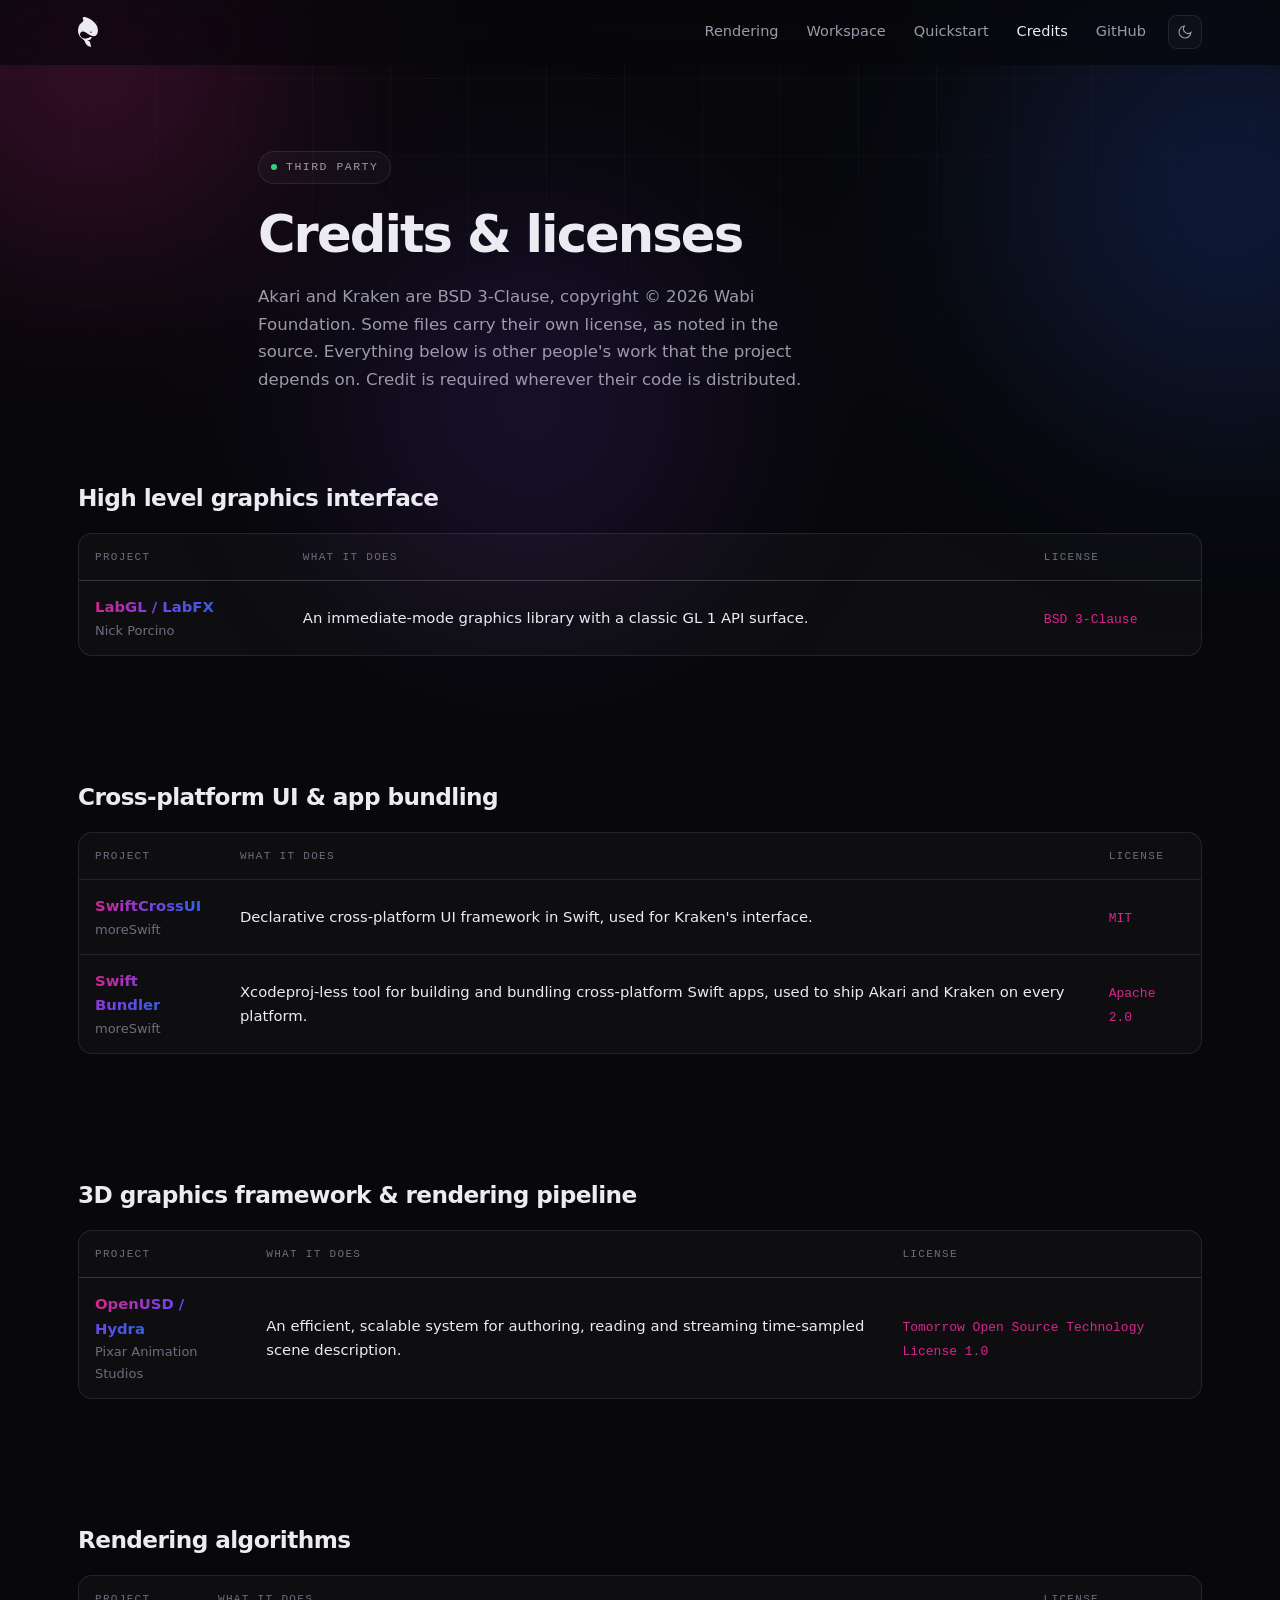
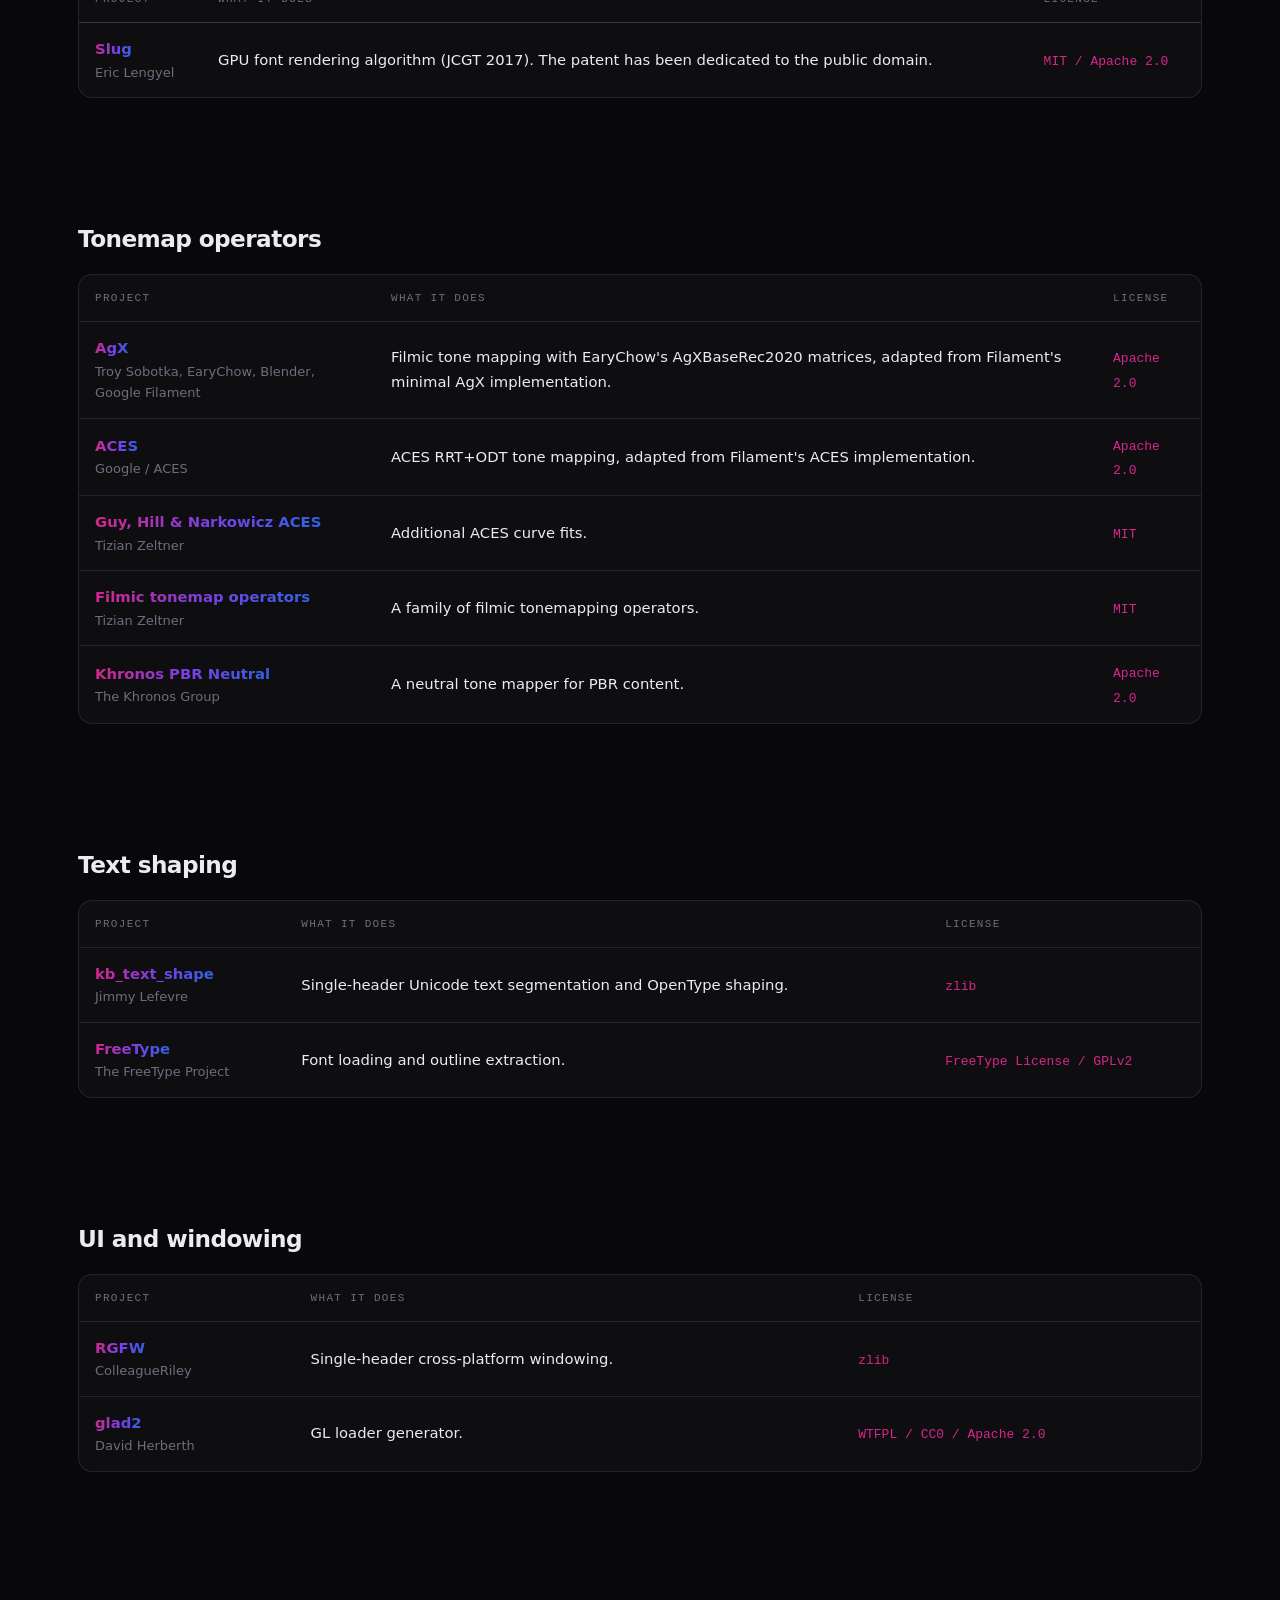
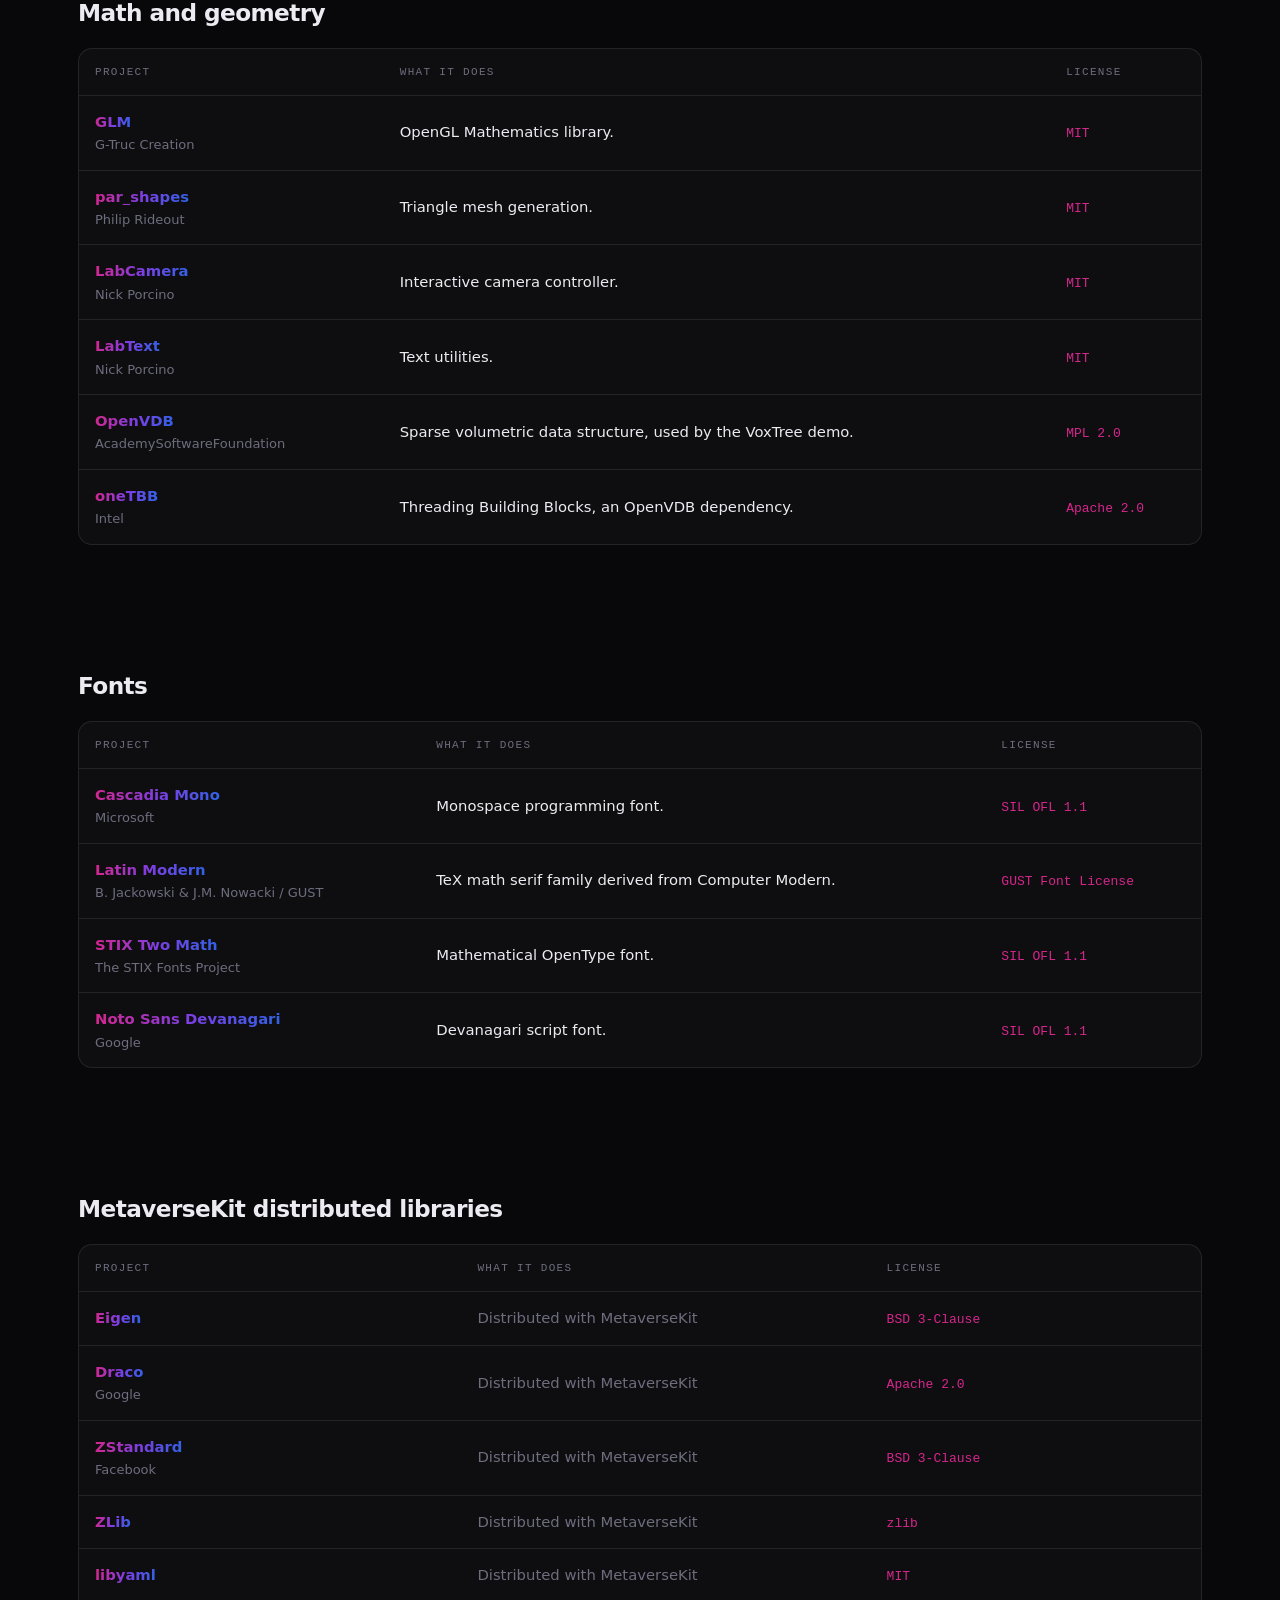
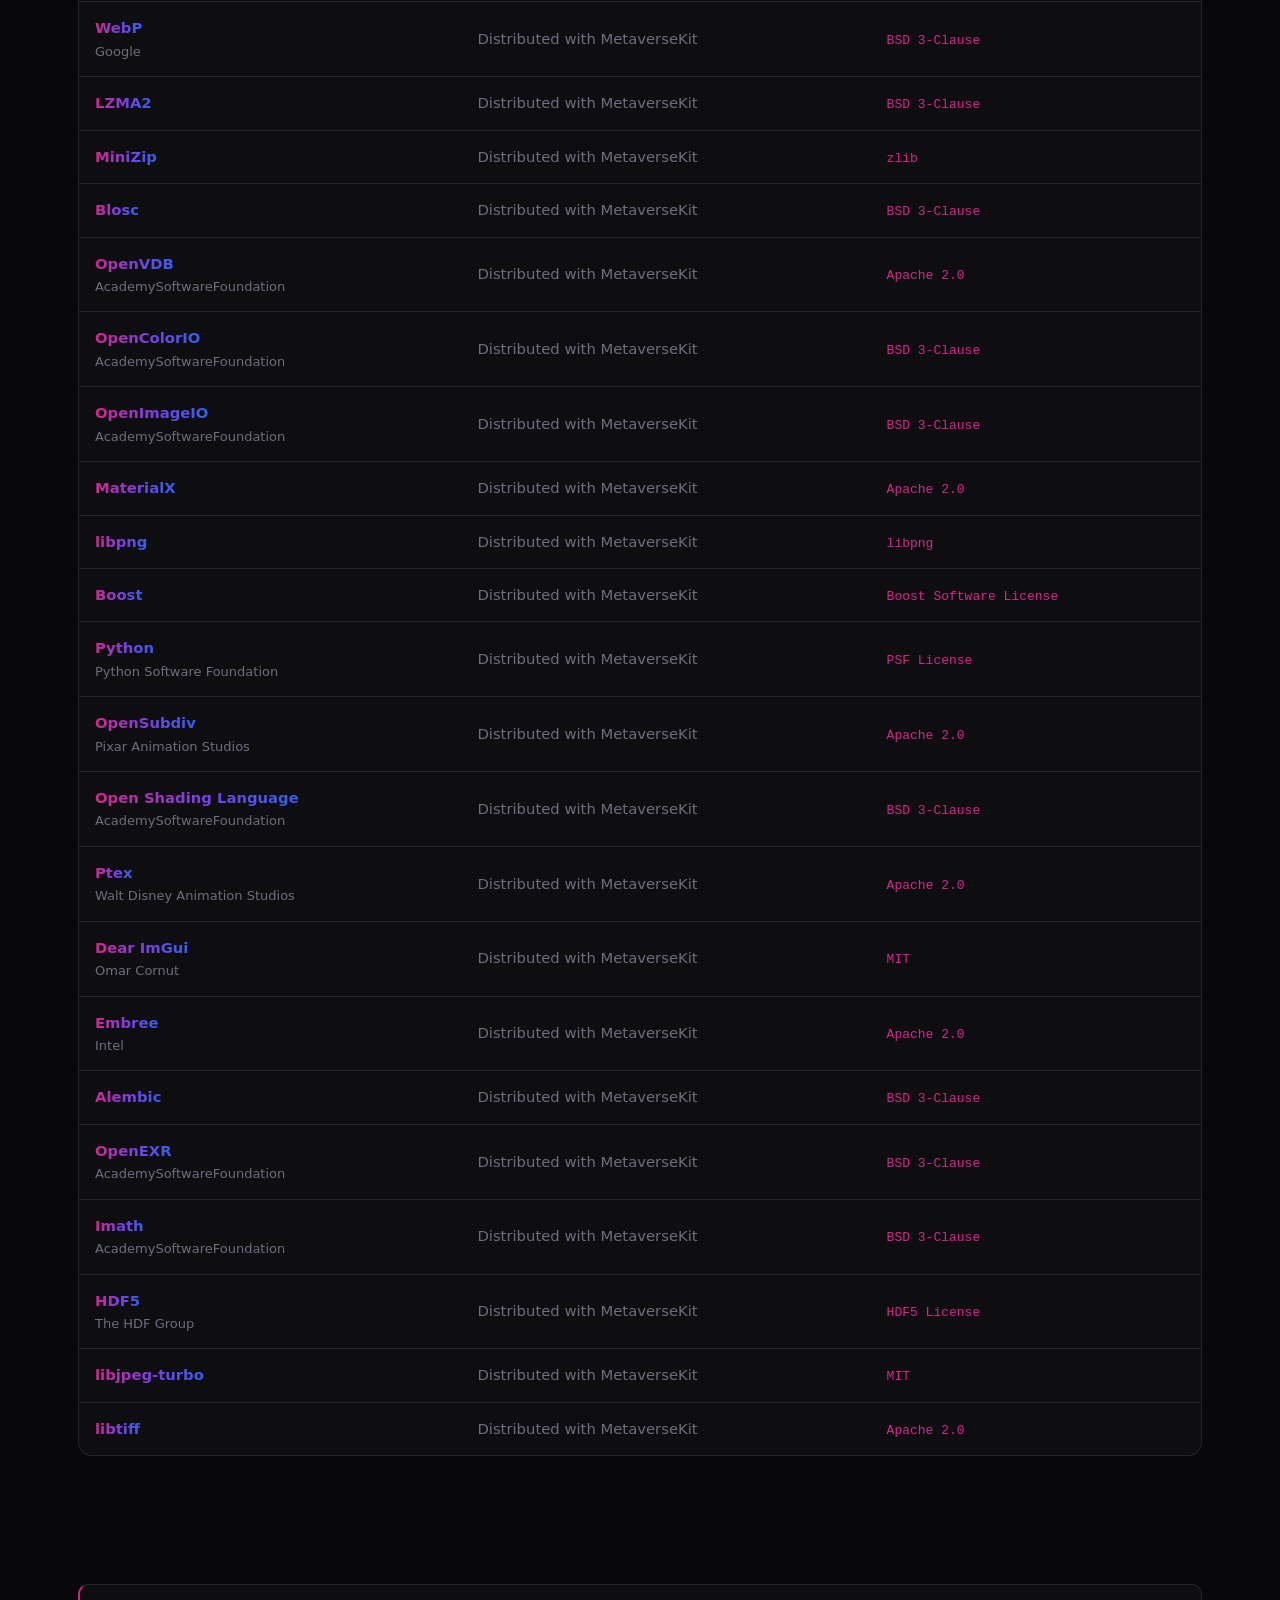
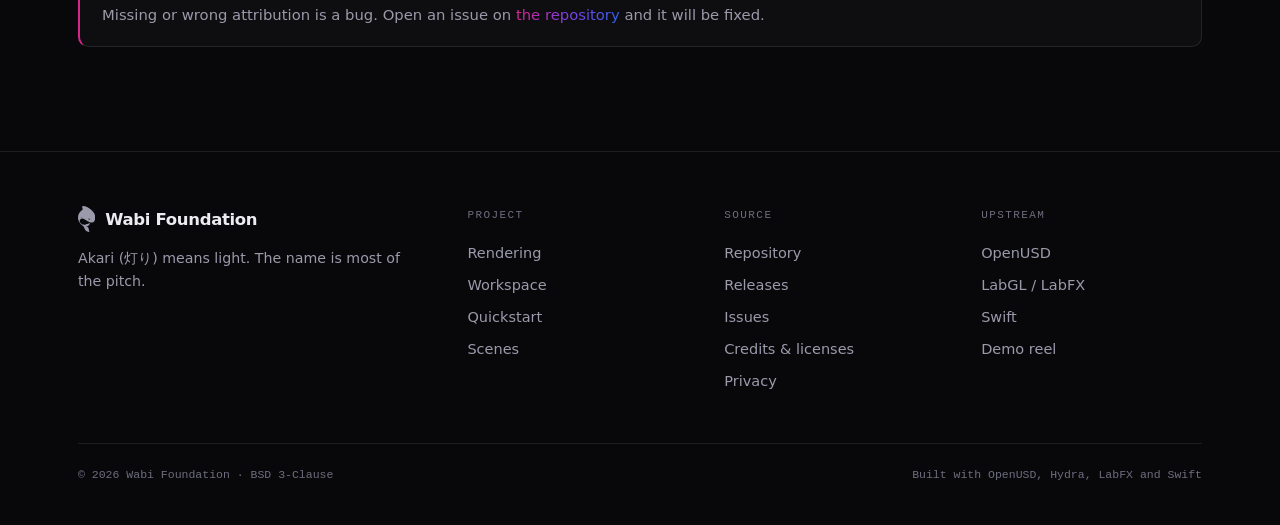
<file: credits.html>
<!doctype html>
<html lang="en">
<head>
<meta charset="utf-8">
<meta name="viewport" content="width=device-width, initial-scale=1">
<title>Credits &amp; licenses · Wabi Foundation</title>
<meta name="description" content="The third-party frameworks, libraries, algorithms and fonts that Akari and Kraken are built on.">
<link rel="icon" href="assets/img/favicon-64.png" type="image/png">
<link rel="apple-touch-icon" href="assets/img/apple-touch-icon.png">
<link rel="canonical" href="https://wabifoundation.com/credits.html">
<meta name="theme-color" content="#08080b">
<link rel="stylesheet" href="assets/css/site.css">
<script>
  try { var t = localStorage.getItem("wabi-theme"); if (t) document.documentElement.setAttribute("data-theme", t); } catch (e) {}
</script>
<noscript><style>.rv{opacity:1;transform:none}</style></noscript>
</head>
<body>

<div class="aurora" aria-hidden="true"><i></i><i></i><i></i></div>
<div class="grid-veil" aria-hidden="true"></div>

<header class="site">
  <div class="wrap">
    <a class="brand" href="index.html" aria-label="Wabi Foundation">
      <svg class="orca" viewBox="0.17 0.19 32.95 49.61" fill="none" aria-hidden="true"><path fill-rule="evenodd" clip-rule="evenodd" d="m4.87,33.98S1.37,31.13.3,24.1c-.31-2.73.01-5.38,1.02-7.94,1.15-2.93,2.99-5.33,5.51-7.22.5-.38,1.05-.69,1.46-1.18.6-.71.79-1.52.68-2.42-.09-.68-.33-1.3-.59-1.92-.16-.39-.34-.77-.39-1.19-.1-.79.33-1.48,1.07-1.77.78-.31,1.59-.3,2.4-.17,1.26.21,2.48.59,3.67,1.04,2.19.81,4.27,1.85,6.25,3.09,2.3,1.44,4.41,3.11,6.27,5.1,1.34,1.44,2.51,3,3.44,4.73,1.81,3.37,2.41,6.95,1.76,10.73-.23,1.32-.62,2.58-1.3,3.74-1.22,2.09-3.05,3.12-5.46,3.16-1.32.02-2.55-.3-3.75-.81-1.13-.48-2.21-1.05-3.26-1.67-1.17-.69-9.85-6.99-12.05-7.47-1.8.32-3.36.8-4.12,2.47-3.46,3.39,1.97,9.55,1.97,9.55h0Zm17.95-8.31c0-.82-.98-1.62-1.82-1.49-.66.11-.99.67-.76,1.3.23.63.88,1.1,1.55,1.11.59.01,1.03-.38,1.03-.92h0Z" fill="currentColor"/><path fill-rule="evenodd" clip-rule="evenodd" d="m21.49,33.4c.27-.15-7.4,8.63-16.65.59-2.3-2-6.77-12.09.52-12.29,4.64-.13,11.83,6.48,11.83,6.48-2.9-1.96-8.72-5.94-12.24-2.8-4.78,4.27,2.44,15.66,16.53,8.02h0Z" fill="currentColor"/><path fill-rule="evenodd" clip-rule="evenodd" d="m14.91,35.81c1.07-.31,2.07-.81,3.09-1.24,1.07-.46,2.15-.9,3.3-1.14.71-.15,1.49-.14,1.99.01-.56.82-1.03,1.68-1.56,2.52-.21.34-.46.66-.73.95-1.19,1.26-2.65,1.79-4.28,1.81-.41,0-.83,0-1.32,0,.73.15,1.38.31,2.01.55,1.59.6,2.53,1.76,2.92,3.38.42,1.77.69,3.57,1.15,5.34.14.55.27,1.1.46,1.63.05.13.05.18-.12.16-1.76-.24-3.47-.66-5.02-1.56-1.39-.8-2.48-1.92-3.33-3.28-.8-1.27-1.36-2.65-1.97-4.01-.32-.71-.53-1.29-.95-1.92-.45-.68-1.06-1.25-1.75-1.7-2.84-1.82-4.47-3.89-4.52-3.94,0,0,2.96,3.58,8.5,3.04.73-.15,1.46-.3,2.15-.6h0Z" fill="currentColor" stroke-width="0"/><path fill-rule="evenodd" clip-rule="evenodd" opacity=".4" d="m22.82,25.67c0,.54-.44.93-1.03.92-.67-.01-1.32-.48-1.55-1.11s.1-1.19.76-1.3c.84-.14,1.83.67,1.82,1.49h0Z" fill="currentColor"/><path fill-rule="evenodd" clip-rule="evenodd" opacity=".28" d="m30.62,9.58s-.06-.02-.06-.06v-1.16s.02-.06.06-.06h.6c.27,0,.35.12.35.3v.08c0,.1-.03.17-.1.2.13.01.22.11.22.26v.38s-.02.06-.06.06h-.28s-.06-.02-.06-.06v-.27c0-.05-.02-.08-.07-.08h-.25v.35s-.02.06-.06.06h-.28Zm.34-.74h.13c.06,0,.08-.04.08-.08v-.06s-.02-.08-.08-.08h-.13v.23Z" fill="currentColor"/><path fill-rule="evenodd" clip-rule="evenodd" opacity=".28" d="m31.12,10.36c-.78,0-1.42-.64-1.42-1.42s.64-1.42,1.42-1.42,1.42.64,1.42,1.42-.64,1.42-1.42,1.42Zm0-2.51c-.6,0-1.09.49-1.09,1.09s.49,1.09,1.09,1.09,1.09-.49,1.09-1.09-.49-1.09-1.09-1.09Z" fill="currentColor"/></svg>
    </a>
    <nav class="main">
      <a href="akari.html">Rendering</a>
      <a href="kraken.html">Workspace</a>
      <a href="index.html#quickstart">Quickstart</a>
      <a href="credits.html" class="active">Credits</a>
      <a href="https://github.com/wabiverse/Akari">GitHub</a>
    </nav>
    <button class="icon-btn" data-theme-toggle aria-label="Toggle color theme">
      <svg class="moon" viewBox="0 0 24 24" fill="none" stroke="currentColor" stroke-width="1.7"><path d="M21 12.8A9 9 0 1 1 11.2 3a7 7 0 0 0 9.8 9.8Z"/></svg>
      <svg class="sun" viewBox="0 0 24 24" fill="none" stroke="currentColor" stroke-width="1.7"><circle cx="12" cy="12" r="4"/><path d="M12 2v2M12 20v2M2 12h2M20 12h2M4.9 4.9l1.5 1.5M17.6 17.6l1.5 1.5M19.1 4.9l-1.5 1.5M6.4 17.6l-1.5 1.5"/></svg>
    </button>
  </div>
</header>

<main>

<section class="hero" style="padding-bottom:28px">
  <div class="wrap" style="max-width:820px">
    <span class="eyebrow rv in"><span class="dot"></span> Third party</span>
    <h1 class="rv in" style="font-size:clamp(2.2rem,4.4vw,3.2rem)">Credits &amp; licenses</h1>
    <p class="lede rv" data-delay="0.08">
      Akari and Kraken are BSD 3-Clause, copyright &copy; 2026 Wabi Foundation. Some files carry their
      own license, as noted in the source. Everything below is other people's work that the project
      depends on. Credit is required wherever their code is distributed.
    </p>
  </div>
</section>

<section class="tight">
  <div class="wrap">
    <div class="sec-head rv" style="margin-bottom:22px">
      <h2 style="font-size:1.45rem">High level graphics interface</h2>
    </div>
    <div class="tbl-wrap rv">
      <table class="tbl">
        <thead><tr><th>Project</th><th>What it does</th><th>License</th></tr></thead>
        <tbody>
          <tr><td><a class="grad-text" href="https://codeberg.org/meshula/LabGL" style="font-weight:600">LabGL / LabFX</a><div style="color:var(--faint);font-size:13px">Nick Porcino</div></td><td>An immediate-mode graphics library with a classic GL 1 API surface.</td><td><code>BSD 3-Clause</code></td></tr>
        </tbody>
      </table>
    </div>
  </div>
</section>

<section class="tight">
  <div class="wrap">
    <div class="sec-head rv" style="margin-bottom:22px">
      <h2 style="font-size:1.45rem">Cross-platform UI &amp; app bundling</h2>
    </div>
    <div class="tbl-wrap rv">
      <table class="tbl">
        <thead><tr><th>Project</th><th>What it does</th><th>License</th></tr></thead>
        <tbody>
          <tr><td><a class="grad-text" href="https://github.com/moreSwift/swift-cross-ui" style="font-weight:600">SwiftCrossUI</a><div style="color:var(--faint);font-size:13px">moreSwift</div></td><td>Declarative cross-platform UI framework in Swift, used for Kraken's interface.</td><td><code>MIT</code></td></tr>
          <tr><td><a class="grad-text" href="https://github.com/moreSwift/swift-bundler" style="font-weight:600">Swift Bundler</a><div style="color:var(--faint);font-size:13px">moreSwift</div></td><td>Xcodeproj-less tool for building and bundling cross-platform Swift apps, used to ship Akari and Kraken on every platform.</td><td><code>Apache 2.0</code></td></tr>
        </tbody>
      </table>
    </div>
  </div>
</section>

<section class="tight">
  <div class="wrap">
    <div class="sec-head rv" style="margin-bottom:22px">
      <h2 style="font-size:1.45rem">3D graphics framework & rendering pipeline</h2>
    </div>
    <div class="tbl-wrap rv">
      <table class="tbl">
        <thead><tr><th>Project</th><th>What it does</th><th>License</th></tr></thead>
        <tbody>
          <tr><td><a class="grad-text" href="https://github.com/PixarAnimationStudios/OpenUSD" style="font-weight:600">OpenUSD / Hydra</a><div style="color:var(--faint);font-size:13px">Pixar Animation Studios</div></td><td>An efficient, scalable system for authoring, reading and streaming time-sampled scene description.</td><td><code>Tomorrow Open Source Technology License 1.0</code></td></tr>
        </tbody>
      </table>
    </div>
  </div>
</section>

<section class="tight">
  <div class="wrap">
    <div class="sec-head rv" style="margin-bottom:22px">
      <h2 style="font-size:1.45rem">Rendering algorithms</h2>
    </div>
    <div class="tbl-wrap rv">
      <table class="tbl">
        <thead><tr><th>Project</th><th>What it does</th><th>License</th></tr></thead>
        <tbody>
          <tr><td><a class="grad-text" href="https://github.com/EricLengyel/Slug" style="font-weight:600">Slug</a><div style="color:var(--faint);font-size:13px">Eric Lengyel</div></td><td>GPU font rendering algorithm (JCGT 2017). The patent has been dedicated to the public domain.</td><td><code>MIT / Apache 2.0</code></td></tr>
        </tbody>
      </table>
    </div>
  </div>
</section>

<section class="tight">
  <div class="wrap">
    <div class="sec-head rv" style="margin-bottom:22px">
      <h2 style="font-size:1.45rem">Tonemap operators</h2>
    </div>
    <div class="tbl-wrap rv">
      <table class="tbl">
        <thead><tr><th>Project</th><th>What it does</th><th>License</th></tr></thead>
        <tbody>
          <tr><td><a class="grad-text" href="https://github.com/sobotka/AgX" style="font-weight:600">AgX</a><div style="color:var(--faint);font-size:13px">Troy Sobotka, EaryChow, Blender, Google Filament</div></td><td>Filmic tone mapping with EaryChow's AgXBaseRec2020 matrices, adapted from Filament's minimal AgX implementation.</td><td><code>Apache 2.0</code></td></tr>
          <tr><td><a class="grad-text" href="https://github.com/aces-aswf/aces-core" style="font-weight:600">ACES</a><div style="color:var(--faint);font-size:13px">Google / ACES</div></td><td>ACES RRT+ODT tone mapping, adapted from Filament's ACES implementation.</td><td><code>Apache 2.0</code></td></tr>
          <tr><td><a class="grad-text" href="https://github.com/tizian/tonemapper" style="font-weight:600">Guy, Hill &amp; Narkowicz ACES</a><div style="color:var(--faint);font-size:13px">Tizian Zeltner</div></td><td>Additional ACES curve fits.</td><td><code>MIT</code></td></tr>
          <tr><td><a class="grad-text" href="https://github.com/tizian/tonemapper" style="font-weight:600">Filmic tonemap operators</a><div style="color:var(--faint);font-size:13px">Tizian Zeltner</div></td><td>A family of filmic tonemapping operators.</td><td><code>MIT</code></td></tr>
          <tr><td><a class="grad-text" href="https://github.com/KhronosGroup/ToneMapping/tree/main/PBR_Neutral" style="font-weight:600">Khronos PBR Neutral</a><div style="color:var(--faint);font-size:13px">The Khronos Group</div></td><td>A neutral tone mapper for PBR content.</td><td><code>Apache 2.0</code></td></tr>
        </tbody>
      </table>
    </div>
  </div>
</section>

<section class="tight">
  <div class="wrap">
    <div class="sec-head rv" style="margin-bottom:22px">
      <h2 style="font-size:1.45rem">Text shaping</h2>
    </div>
    <div class="tbl-wrap rv">
      <table class="tbl">
        <thead><tr><th>Project</th><th>What it does</th><th>License</th></tr></thead>
        <tbody>
          <tr><td><a class="grad-text" href="https://github.com/JimmyLefevre/kb" style="font-weight:600">kb_text_shape</a><div style="color:var(--faint);font-size:13px">Jimmy Lefevre</div></td><td>Single-header Unicode text segmentation and OpenType shaping.</td><td><code>zlib</code></td></tr>
          <tr><td><a class="grad-text" href="https://freetype.org" style="font-weight:600">FreeType</a><div style="color:var(--faint);font-size:13px">The FreeType Project</div></td><td>Font loading and outline extraction.</td><td><code>FreeType License / GPLv2</code></td></tr>
        </tbody>
      </table>
    </div>
  </div>
</section>

<section class="tight">
  <div class="wrap">
    <div class="sec-head rv" style="margin-bottom:22px">
      <h2 style="font-size:1.45rem">UI and windowing</h2>
    </div>
    <div class="tbl-wrap rv">
      <table class="tbl">
        <thead><tr><th>Project</th><th>What it does</th><th>License</th></tr></thead>
        <tbody>
          <tr><td><a class="grad-text" href="https://github.com/ColleagueRiley/RGFW" style="font-weight:600">RGFW</a><div style="color:var(--faint);font-size:13px">ColleagueRiley</div></td><td>Single-header cross-platform windowing.</td><td><code>zlib</code></td></tr>
          <tr><td><a class="grad-text" href="https://github.com/Dav1dde/glad" style="font-weight:600">glad2</a><div style="color:var(--faint);font-size:13px">David Herberth</div></td><td>GL loader generator.</td><td><code>WTFPL / CC0 / Apache 2.0</code></td></tr>
        </tbody>
      </table>
    </div>
  </div>
</section>

<section class="tight">
  <div class="wrap">
    <div class="sec-head rv" style="margin-bottom:22px">
      <h2 style="font-size:1.45rem">Math and geometry</h2>
    </div>
    <div class="tbl-wrap rv">
      <table class="tbl">
        <thead><tr><th>Project</th><th>What it does</th><th>License</th></tr></thead>
        <tbody>
          <tr><td><a class="grad-text" href="https://github.com/g-truc/glm" style="font-weight:600">GLM</a><div style="color:var(--faint);font-size:13px">G-Truc Creation</div></td><td>OpenGL Mathematics library.</td><td><code>MIT</code></td></tr>
          <tr><td><a class="grad-text" href="https://github.com/prideout/par" style="font-weight:600">par_shapes</a><div style="color:var(--faint);font-size:13px">Philip Rideout</div></td><td>Triangle mesh generation.</td><td><code>MIT</code></td></tr>
          <tr><td><a class="grad-text" href="https://github.com/meshula/LabCamera" style="font-weight:600">LabCamera</a><div style="color:var(--faint);font-size:13px">Nick Porcino</div></td><td>Interactive camera controller.</td><td><code>MIT</code></td></tr>
          <tr><td><a class="grad-text" href="https://github.com/meshula/LabText" style="font-weight:600">LabText</a><div style="color:var(--faint);font-size:13px">Nick Porcino</div></td><td>Text utilities.</td><td><code>MIT</code></td></tr>
          <tr><td><a class="grad-text" href="https://www.openvdb.org" style="font-weight:600">OpenVDB</a><div style="color:var(--faint);font-size:13px">AcademySoftwareFoundation</div></td><td>Sparse volumetric data structure, used by the VoxTree demo.</td><td><code>MPL 2.0</code></td></tr>
          <tr><td><a class="grad-text" href="https://github.com/oneapi-src/oneTBB" style="font-weight:600">oneTBB</a><div style="color:var(--faint);font-size:13px">Intel</div></td><td>Threading Building Blocks, an OpenVDB dependency.</td><td><code>Apache 2.0</code></td></tr>
        </tbody>
      </table>
    </div>
  </div>
</section>

<section class="tight">
  <div class="wrap">
    <div class="sec-head rv" style="margin-bottom:22px">
      <h2 style="font-size:1.45rem">Fonts</h2>
    </div>
    <div class="tbl-wrap rv">
      <table class="tbl">
        <thead><tr><th>Project</th><th>What it does</th><th>License</th></tr></thead>
        <tbody>
          <tr><td><a class="grad-text" href="https://github.com/microsoft/cascadia-code" style="font-weight:600">Cascadia Mono</a><div style="color:var(--faint);font-size:13px">Microsoft</div></td><td>Monospace programming font.</td><td><code>SIL OFL 1.1</code></td></tr>
          <tr><td><a class="grad-text" href="https://www.gust.org.pl/projects/e-foundry/latin-modern" style="font-weight:600">Latin Modern</a><div style="color:var(--faint);font-size:13px">B. Jackowski &amp; J.M. Nowacki / GUST</div></td><td>TeX math serif family derived from Computer Modern.</td><td><code>GUST Font License</code></td></tr>
          <tr><td><a class="grad-text" href="https://github.com/stipub/stixfonts" style="font-weight:600">STIX Two Math</a><div style="color:var(--faint);font-size:13px">The STIX Fonts Project</div></td><td>Mathematical OpenType font.</td><td><code>SIL OFL 1.1</code></td></tr>
          <tr><td><a class="grad-text" href="https://github.com/google/fonts/tree/main/ofl/notosansdevanagari" style="font-weight:600">Noto Sans Devanagari</a><div style="color:var(--faint);font-size:13px">Google</div></td><td>Devanagari script font.</td><td><code>SIL OFL 1.1</code></td></tr>
        </tbody>
      </table>
    </div>
  </div>
</section>

<section class="tight">
  <div class="wrap">
    <div class="sec-head rv" style="margin-bottom:22px">
      <h2 style="font-size:1.45rem">MetaverseKit distributed libraries</h2>
    </div>
    <div class="tbl-wrap rv">
      <table class="tbl">
        <thead><tr><th>Project</th><th>What it does</th><th>License</th></tr></thead>
        <tbody>
          <tr><td><a class="grad-text" href="https://github.com/libigl/eigen" style="font-weight:600">Eigen</a></td><td><span style="color:var(--faint)">Distributed with MetaverseKit</span></td><td><code>BSD 3-Clause</code></td></tr>
          <tr><td><a class="grad-text" href="https://github.com/google/draco" style="font-weight:600">Draco</a><div style="color:var(--faint);font-size:13px">Google</div></td><td><span style="color:var(--faint)">Distributed with MetaverseKit</span></td><td><code>Apache 2.0</code></td></tr>
          <tr><td><a class="grad-text" href="https://github.com/facebook/zstd" style="font-weight:600">ZStandard</a><div style="color:var(--faint);font-size:13px">Facebook</div></td><td><span style="color:var(--faint)">Distributed with MetaverseKit</span></td><td><code>BSD 3-Clause</code></td></tr>
          <tr><td><a class="grad-text" href="https://www.zlib.net" style="font-weight:600">ZLib</a></td><td><span style="color:var(--faint)">Distributed with MetaverseKit</span></td><td><code>zlib</code></td></tr>
          <tr><td><a class="grad-text" href="https://github.com/yaml/libyaml" style="font-weight:600">libyaml</a></td><td><span style="color:var(--faint)">Distributed with MetaverseKit</span></td><td><code>MIT</code></td></tr>
          <tr><td><a class="grad-text" href="https://github.com/webmproject/libwebp" style="font-weight:600">WebP</a><div style="color:var(--faint);font-size:13px">Google</div></td><td><span style="color:var(--faint)">Distributed with MetaverseKit</span></td><td><code>BSD 3-Clause</code></td></tr>
          <tr><td><a class="grad-text" href="https://github.com/conor42/fast-lzma2" style="font-weight:600">LZMA2</a></td><td><span style="color:var(--faint)">Distributed with MetaverseKit</span></td><td><code>BSD 3-Clause</code></td></tr>
          <tr><td><a class="grad-text" href="https://github.com/zlib-ng/minizip-ng" style="font-weight:600">MiniZip</a></td><td><span style="color:var(--faint)">Distributed with MetaverseKit</span></td><td><code>zlib</code></td></tr>
          <tr><td><a class="grad-text" href="https://github.com/Blosc/c-blosc" style="font-weight:600">Blosc</a></td><td><span style="color:var(--faint)">Distributed with MetaverseKit</span></td><td><code>BSD 3-Clause</code></td></tr>
          <tr><td><a class="grad-text" href="https://github.com/AcademySoftwareFoundation/openvdb" style="font-weight:600">OpenVDB</a><div style="color:var(--faint);font-size:13px">AcademySoftwareFoundation</div></td><td><span style="color:var(--faint)">Distributed with MetaverseKit</span></td><td><code>Apache 2.0</code></td></tr>
          <tr><td><a class="grad-text" href="https://github.com/AcademySoftwareFoundation/OpenColorIO" style="font-weight:600">OpenColorIO</a><div style="color:var(--faint);font-size:13px">AcademySoftwareFoundation</div></td><td><span style="color:var(--faint)">Distributed with MetaverseKit</span></td><td><code>BSD 3-Clause</code></td></tr>
          <tr><td><a class="grad-text" href="https://github.com/AcademySoftwareFoundation/OpenImageIO" style="font-weight:600">OpenImageIO</a><div style="color:var(--faint);font-size:13px">AcademySoftwareFoundation</div></td><td><span style="color:var(--faint)">Distributed with MetaverseKit</span></td><td><code>BSD 3-Clause</code></td></tr>
          <tr><td><a class="grad-text" href="https://github.com/materialx/MaterialX" style="font-weight:600">MaterialX</a></td><td><span style="color:var(--faint)">Distributed with MetaverseKit</span></td><td><code>Apache 2.0</code></td></tr>
          <tr><td><a class="grad-text" href="http://www.libpng.org/pub/png" style="font-weight:600">libpng</a></td><td><span style="color:var(--faint)">Distributed with MetaverseKit</span></td><td><code>libpng</code></td></tr>
          <tr><td><a class="grad-text" href="https://github.com/boostorg/boost" style="font-weight:600">Boost</a></td><td><span style="color:var(--faint)">Distributed with MetaverseKit</span></td><td><code>Boost Software License</code></td></tr>
          <tr><td><a class="grad-text" href="https://python.org" style="font-weight:600">Python</a><div style="color:var(--faint);font-size:13px">Python Software Foundation</div></td><td><span style="color:var(--faint)">Distributed with MetaverseKit</span></td><td><code>PSF License</code></td></tr>
          <tr><td><a class="grad-text" href="https://github.com/PixarAnimationStudios/OpenSubdiv" style="font-weight:600">OpenSubdiv</a><div style="color:var(--faint);font-size:13px">Pixar Animation Studios</div></td><td><span style="color:var(--faint)">Distributed with MetaverseKit</span></td><td><code>Apache 2.0</code></td></tr>
          <tr><td><a class="grad-text" href="https://github.com/AcademySoftwareFoundation/OpenShadingLanguage" style="font-weight:600">Open Shading Language</a><div style="color:var(--faint);font-size:13px">AcademySoftwareFoundation</div></td><td><span style="color:var(--faint)">Distributed with MetaverseKit</span></td><td><code>BSD 3-Clause</code></td></tr>
          <tr><td><a class="grad-text" href="https://github.com/wdas/ptex" style="font-weight:600">Ptex</a><div style="color:var(--faint);font-size:13px">Walt Disney Animation Studios</div></td><td><span style="color:var(--faint)">Distributed with MetaverseKit</span></td><td><code>Apache 2.0</code></td></tr>
          <tr><td><a class="grad-text" href="https://github.com/ocornut/imgui" style="font-weight:600">Dear ImGui</a><div style="color:var(--faint);font-size:13px">Omar Cornut</div></td><td><span style="color:var(--faint)">Distributed with MetaverseKit</span></td><td><code>MIT</code></td></tr>
          <tr><td><a class="grad-text" href="https://github.com/RenderKit/embree" style="font-weight:600">Embree</a><div style="color:var(--faint);font-size:13px">Intel</div></td><td><span style="color:var(--faint)">Distributed with MetaverseKit</span></td><td><code>Apache 2.0</code></td></tr>
          <tr><td><a class="grad-text" href="https://github.com/alembic/alembic" style="font-weight:600">Alembic</a></td><td><span style="color:var(--faint)">Distributed with MetaverseKit</span></td><td><code>BSD 3-Clause</code></td></tr>
          <tr><td><a class="grad-text" href="https://github.com/AcademySoftwareFoundation/openexr" style="font-weight:600">OpenEXR</a><div style="color:var(--faint);font-size:13px">AcademySoftwareFoundation</div></td><td><span style="color:var(--faint)">Distributed with MetaverseKit</span></td><td><code>BSD 3-Clause</code></td></tr>
          <tr><td><a class="grad-text" href="https://github.com/AcademySoftwareFoundation/Imath" style="font-weight:600">Imath</a><div style="color:var(--faint);font-size:13px">AcademySoftwareFoundation</div></td><td><span style="color:var(--faint)">Distributed with MetaverseKit</span></td><td><code>BSD 3-Clause</code></td></tr>
          <tr><td><a class="grad-text" href="https://github.com/HDFGroup/hdf5" style="font-weight:600">HDF5</a><div style="color:var(--faint);font-size:13px">The HDF Group</div></td><td><span style="color:var(--faint)">Distributed with MetaverseKit</span></td><td><code>HDF5 License</code></td></tr>
          <tr><td><a class="grad-text" href="https://github.com/libjpeg-turbo/libjpeg-turbo" style="font-weight:600">libjpeg-turbo</a></td><td><span style="color:var(--faint)">Distributed with MetaverseKit</span></td><td><code>MIT</code></td></tr>
          <tr><td><a class="grad-text" href="https://github.com/libsdl-org/libtiff" style="font-weight:600">libtiff</a></td><td><span style="color:var(--faint)">Distributed with MetaverseKit</span></td><td><code>Apache 2.0</code></td></tr>
        </tbody>
      </table>
    </div>
  </div>
</section>

<section class="tight">
  <div class="wrap">
    <div class="callout rv">
      Missing or wrong attribution is a bug. Open an issue on
      <a class="grad-text" href="https://github.com/wabiverse/Akari/issues">the repository</a> and it will be fixed.
    </div>
  </div>
</section>

</main>

<footer class="site">
  <div class="wrap">
    <div class="foot-grid">
      <div>
        <div class="foot-mark"><svg class="orca" viewBox="0.17 0.19 32.95 49.61" fill="none" aria-hidden="true"><path fill-rule="evenodd" clip-rule="evenodd" d="m4.87,33.98S1.37,31.13.3,24.1c-.31-2.73.01-5.38,1.02-7.94,1.15-2.93,2.99-5.33,5.51-7.22.5-.38,1.05-.69,1.46-1.18.6-.71.79-1.52.68-2.42-.09-.68-.33-1.3-.59-1.92-.16-.39-.34-.77-.39-1.19-.1-.79.33-1.48,1.07-1.77.78-.31,1.59-.3,2.4-.17,1.26.21,2.48.59,3.67,1.04,2.19.81,4.27,1.85,6.25,3.09,2.3,1.44,4.41,3.11,6.27,5.1,1.34,1.44,2.51,3,3.44,4.73,1.81,3.37,2.41,6.95,1.76,10.73-.23,1.32-.62,2.58-1.3,3.74-1.22,2.09-3.05,3.12-5.46,3.16-1.32.02-2.55-.3-3.75-.81-1.13-.48-2.21-1.05-3.26-1.67-1.17-.69-9.85-6.99-12.05-7.47-1.8.32-3.36.8-4.12,2.47-3.46,3.39,1.97,9.55,1.97,9.55h0Zm17.95-8.31c0-.82-.98-1.62-1.82-1.49-.66.11-.99.67-.76,1.3.23.63.88,1.1,1.55,1.11.59.01,1.03-.38,1.03-.92h0Z" fill="currentColor"/><path fill-rule="evenodd" clip-rule="evenodd" d="m21.49,33.4c.27-.15-7.4,8.63-16.65.59-2.3-2-6.77-12.09.52-12.29,4.64-.13,11.83,6.48,11.83,6.48-2.9-1.96-8.72-5.94-12.24-2.8-4.78,4.27,2.44,15.66,16.53,8.02h0Z" fill="currentColor"/><path fill-rule="evenodd" clip-rule="evenodd" d="m14.91,35.81c1.07-.31,2.07-.81,3.09-1.24,1.07-.46,2.15-.9,3.3-1.14.71-.15,1.49-.14,1.99.01-.56.82-1.03,1.68-1.56,2.52-.21.34-.46.66-.73.95-1.19,1.26-2.65,1.79-4.28,1.81-.41,0-.83,0-1.32,0,.73.15,1.38.31,2.01.55,1.59.6,2.53,1.76,2.92,3.38.42,1.77.69,3.57,1.15,5.34.14.55.27,1.1.46,1.63.05.13.05.18-.12.16-1.76-.24-3.47-.66-5.02-1.56-1.39-.8-2.48-1.92-3.33-3.28-.8-1.27-1.36-2.65-1.97-4.01-.32-.71-.53-1.29-.95-1.92-.45-.68-1.06-1.25-1.75-1.7-2.84-1.82-4.47-3.89-4.52-3.94,0,0,2.96,3.58,8.5,3.04.73-.15,1.46-.3,2.15-.6h0Z" fill="currentColor" stroke-width="0"/><path fill-rule="evenodd" clip-rule="evenodd" opacity=".4" d="m22.82,25.67c0,.54-.44.93-1.03.92-.67-.01-1.32-.48-1.55-1.11s.1-1.19.76-1.3c.84-.14,1.83.67,1.82,1.49h0Z" fill="currentColor"/><path fill-rule="evenodd" clip-rule="evenodd" opacity=".28" d="m30.62,9.58s-.06-.02-.06-.06v-1.16s.02-.06.06-.06h.6c.27,0,.35.12.35.3v.08c0,.1-.03.17-.1.2.13.01.22.11.22.26v.38s-.02.06-.06.06h-.28s-.06-.02-.06-.06v-.27c0-.05-.02-.08-.07-.08h-.25v.35s-.02.06-.06.06h-.28Zm.34-.74h.13c.06,0,.08-.04.08-.08v-.06s-.02-.08-.08-.08h-.13v.23Z" fill="currentColor"/><path fill-rule="evenodd" clip-rule="evenodd" opacity=".28" d="m31.12,10.36c-.78,0-1.42-.64-1.42-1.42s.64-1.42,1.42-1.42,1.42.64,1.42,1.42-.64,1.42-1.42,1.42Zm0-2.51c-.6,0-1.09.49-1.09,1.09s.49,1.09,1.09,1.09,1.09-.49,1.09-1.09-.49-1.09-1.09-1.09Z" fill="currentColor"/></svg><strong>Wabi Foundation</strong></div>
        <p>Akari (灯り) means light. The name is most of the pitch.</p>
      </div>
      <div>
        <h5>Project</h5>
        <a href="akari.html">Rendering</a>
        <a href="kraken.html">Workspace</a>
        <a href="index.html#quickstart">Quickstart</a>
        <a href="index.html#scenes">Scenes</a>
      </div>
      <div>
        <h5>Source</h5>
        <a href="https://github.com/wabiverse/Akari">Repository</a>
        <a href="https://github.com/wabiverse/Akari/releases">Releases</a>
        <a href="https://github.com/wabiverse/Akari/issues">Issues</a>
        <a href="credits.html">Credits &amp; licenses</a>
        <a href="privacy.html">Privacy</a>
      </div>
      <div>
        <h5>Upstream</h5>
        <a href="https://openusd.org">OpenUSD</a>
        <a href="https://codeberg.org/meshula/LabGL">LabGL / LabFX</a>
        <a href="https://swift.org">Swift</a>
        <a href="https://vimeo.com/1241690263">Demo reel</a>
      </div>
    </div>
    <div class="foot-base">
      <span>&copy; <span data-year>2026</span> Wabi Foundation &middot; BSD 3-Clause</span>
      <span>Built with OpenUSD, Hydra, LabFX and Swift</span>
    </div>
  </div>
</footer>

<script src="assets/js/site.js"></script>
</body>
</html>
</file>
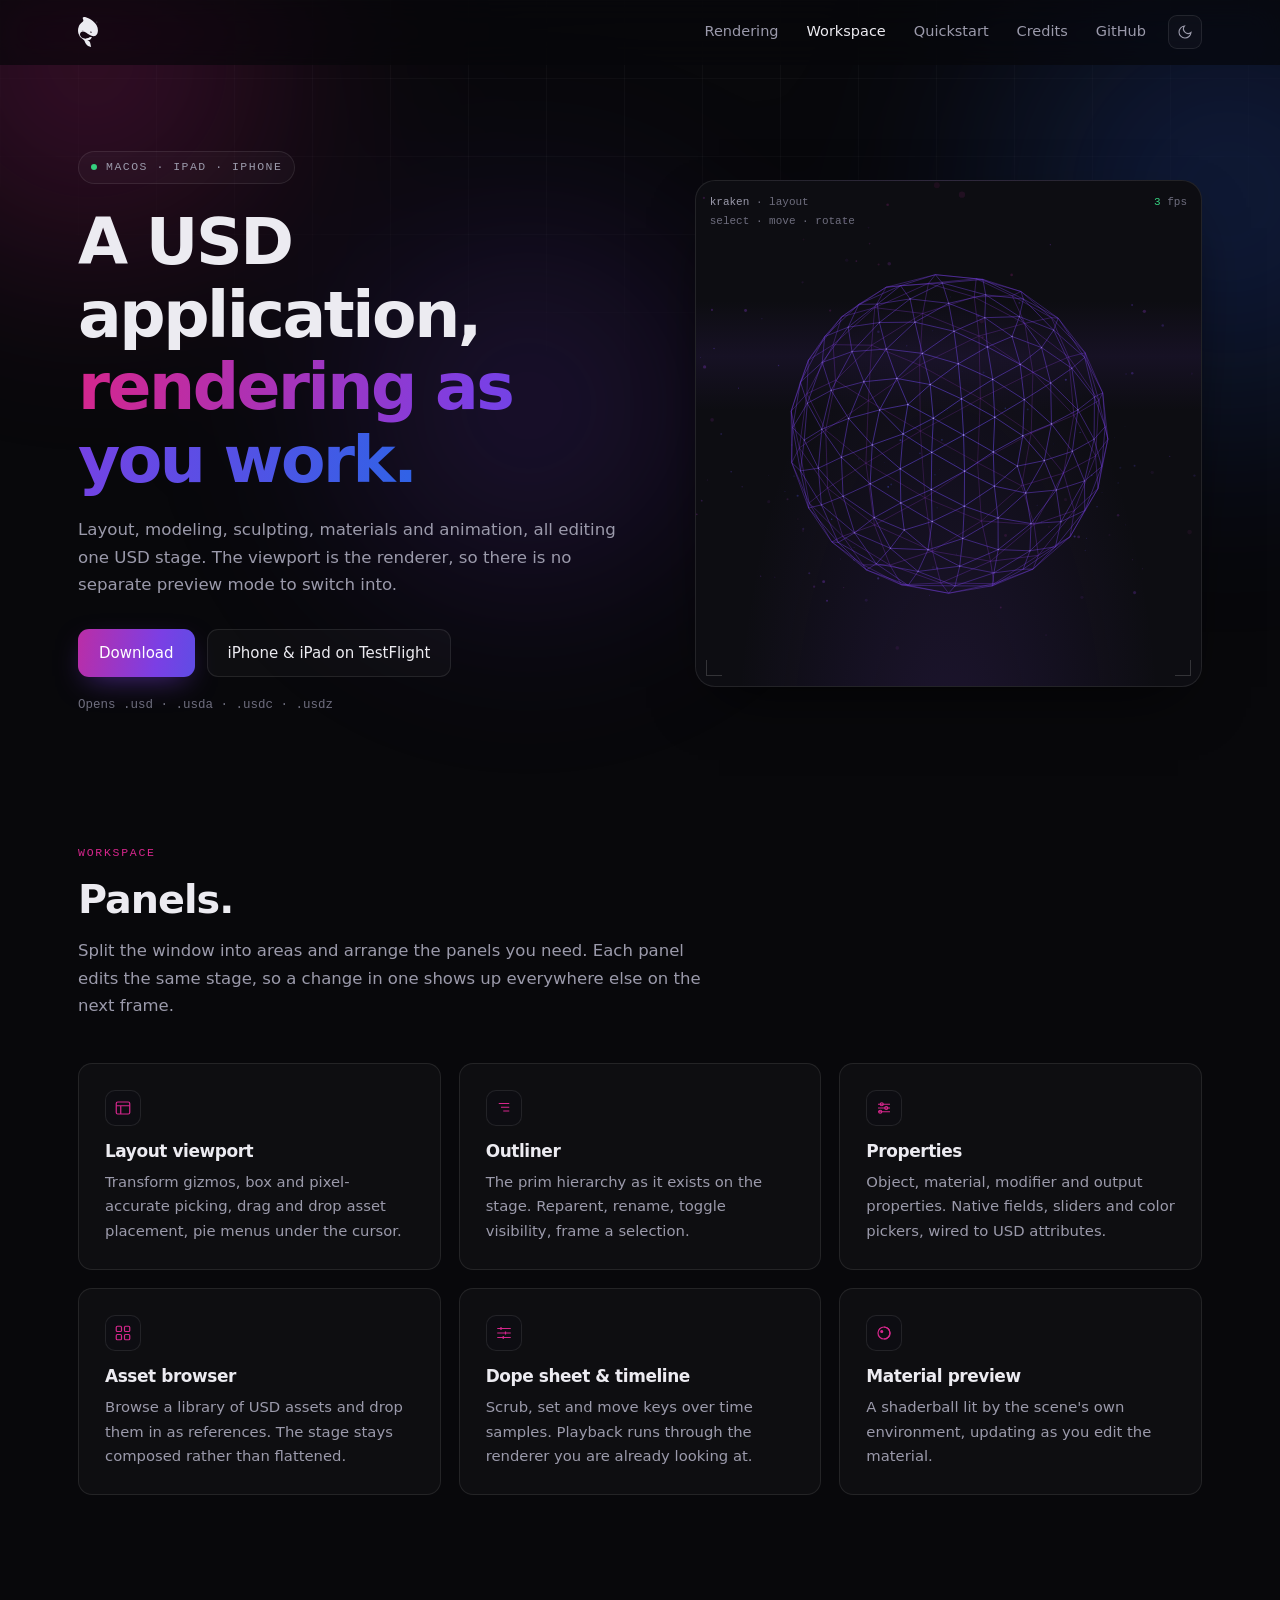
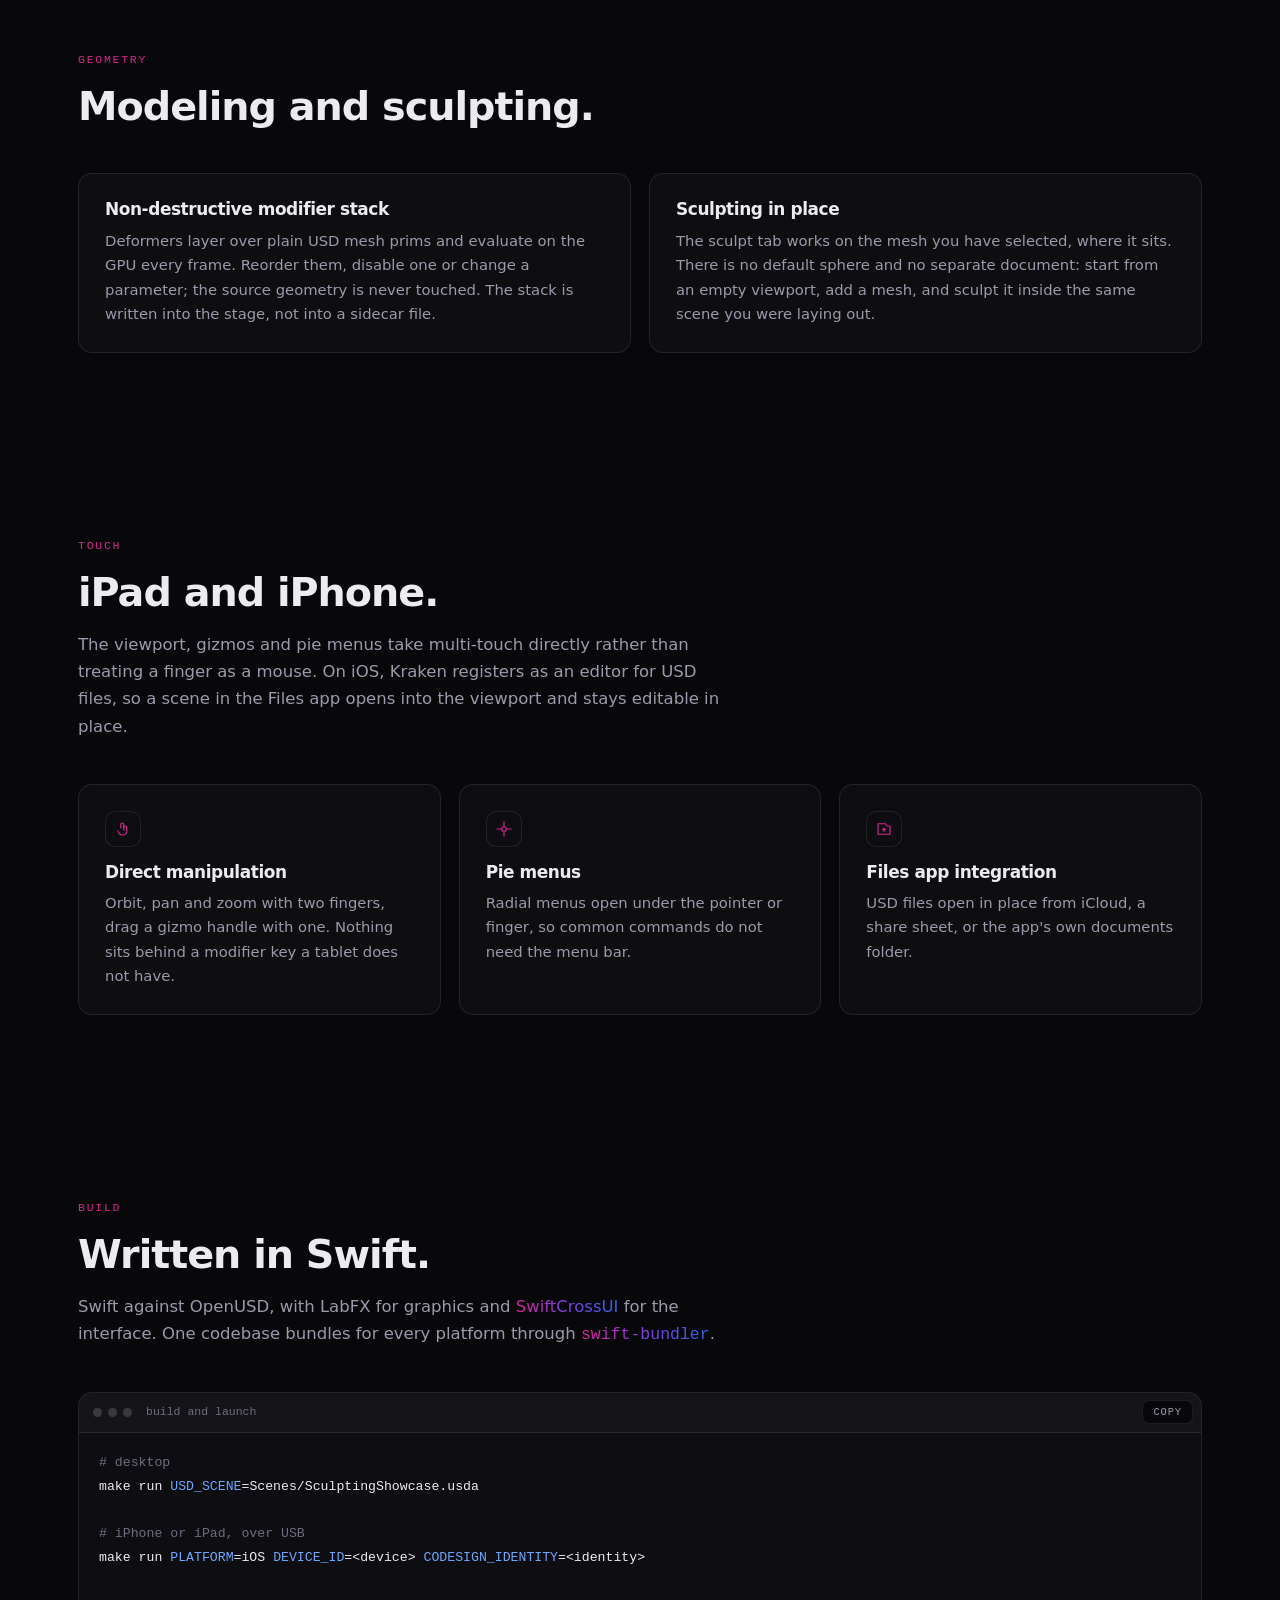
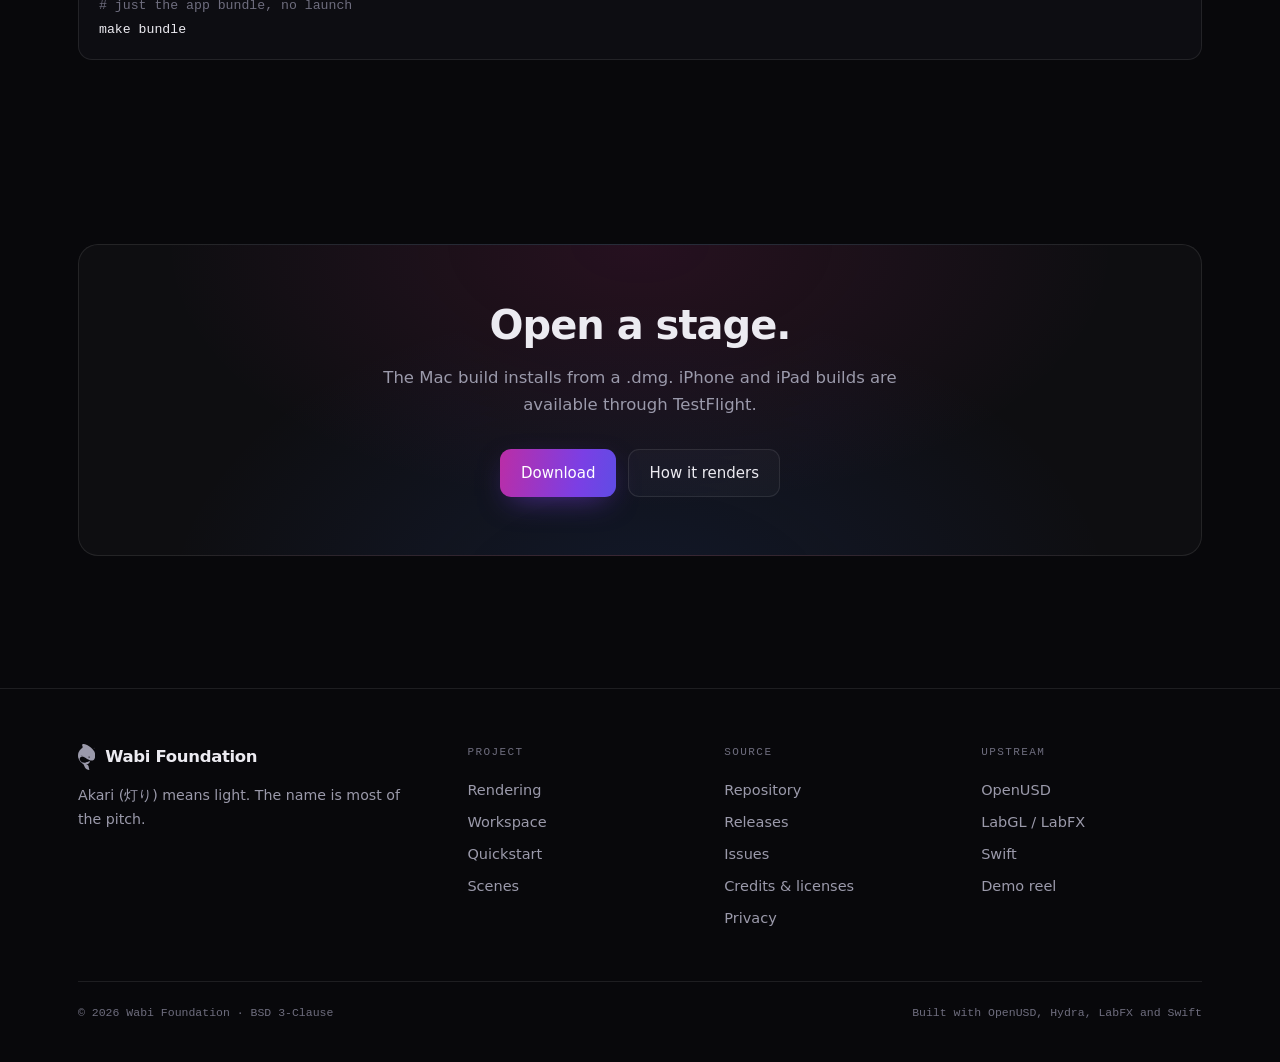
<file: kraken.html>
<!doctype html>
<html lang="en">
<head>
<meta charset="utf-8">
<meta name="viewport" content="width=device-width, initial-scale=1">
<title>Kraken — the application · Wabi Foundation</title>
<meta name="description" content="A USD 3D application with a realtime viewport: layout, modeling, sculpting, materials and animation, on desktop and tablet.">
<link rel="icon" href="assets/img/favicon-64.png" type="image/png">
<link rel="apple-touch-icon" href="assets/img/apple-touch-icon.png">
<link rel="canonical" href="https://wabifoundation.com/kraken.html">
<meta property="og:title" content="Kraken — the application">
<meta property="og:description" content="A USD 3D application with a realtime PBR viewport, on macOS, iPad and iPhone.">
<meta property="og:image" content="https://wabifoundation.com/assets/img/akari-icon.png">
<meta name="theme-color" content="#08080b">
<link rel="stylesheet" href="assets/css/site.css">
<script>
  try { var t = localStorage.getItem("wabi-theme"); if (t) document.documentElement.setAttribute("data-theme", t); } catch (e) {}
</script>
<noscript><style>.rv{opacity:1;transform:none}</style></noscript>
</head>
<body>

<div class="aurora" aria-hidden="true"><i></i><i></i><i></i></div>
<div class="grid-veil" aria-hidden="true"></div>

<header class="site">
  <div class="wrap">
    <a class="brand" href="index.html" aria-label="Wabi Foundation">
      <svg class="orca" viewBox="0.17 0.19 32.95 49.61" fill="none" aria-hidden="true"><path fill-rule="evenodd" clip-rule="evenodd" d="m4.87,33.98S1.37,31.13.3,24.1c-.31-2.73.01-5.38,1.02-7.94,1.15-2.93,2.99-5.33,5.51-7.22.5-.38,1.05-.69,1.46-1.18.6-.71.79-1.52.68-2.42-.09-.68-.33-1.3-.59-1.92-.16-.39-.34-.77-.39-1.19-.1-.79.33-1.48,1.07-1.77.78-.31,1.59-.3,2.4-.17,1.26.21,2.48.59,3.67,1.04,2.19.81,4.27,1.85,6.25,3.09,2.3,1.44,4.41,3.11,6.27,5.1,1.34,1.44,2.51,3,3.44,4.73,1.81,3.37,2.41,6.95,1.76,10.73-.23,1.32-.62,2.58-1.3,3.74-1.22,2.09-3.05,3.12-5.46,3.16-1.32.02-2.55-.3-3.75-.81-1.13-.48-2.21-1.05-3.26-1.67-1.17-.69-9.85-6.99-12.05-7.47-1.8.32-3.36.8-4.12,2.47-3.46,3.39,1.97,9.55,1.97,9.55h0Zm17.95-8.31c0-.82-.98-1.62-1.82-1.49-.66.11-.99.67-.76,1.3.23.63.88,1.1,1.55,1.11.59.01,1.03-.38,1.03-.92h0Z" fill="currentColor"/><path fill-rule="evenodd" clip-rule="evenodd" d="m21.49,33.4c.27-.15-7.4,8.63-16.65.59-2.3-2-6.77-12.09.52-12.29,4.64-.13,11.83,6.48,11.83,6.48-2.9-1.96-8.72-5.94-12.24-2.8-4.78,4.27,2.44,15.66,16.53,8.02h0Z" fill="currentColor"/><path fill-rule="evenodd" clip-rule="evenodd" d="m14.91,35.81c1.07-.31,2.07-.81,3.09-1.24,1.07-.46,2.15-.9,3.3-1.14.71-.15,1.49-.14,1.99.01-.56.82-1.03,1.68-1.56,2.52-.21.34-.46.66-.73.95-1.19,1.26-2.65,1.79-4.28,1.81-.41,0-.83,0-1.32,0,.73.15,1.38.31,2.01.55,1.59.6,2.53,1.76,2.92,3.38.42,1.77.69,3.57,1.15,5.34.14.55.27,1.1.46,1.63.05.13.05.18-.12.16-1.76-.24-3.47-.66-5.02-1.56-1.39-.8-2.48-1.92-3.33-3.28-.8-1.27-1.36-2.65-1.97-4.01-.32-.71-.53-1.29-.95-1.92-.45-.68-1.06-1.25-1.75-1.7-2.84-1.82-4.47-3.89-4.52-3.94,0,0,2.96,3.58,8.5,3.04.73-.15,1.46-.3,2.15-.6h0Z" fill="currentColor" stroke-width="0"/><path fill-rule="evenodd" clip-rule="evenodd" opacity=".4" d="m22.82,25.67c0,.54-.44.93-1.03.92-.67-.01-1.32-.48-1.55-1.11s.1-1.19.76-1.3c.84-.14,1.83.67,1.82,1.49h0Z" fill="currentColor"/><path fill-rule="evenodd" clip-rule="evenodd" opacity=".28" d="m30.62,9.58s-.06-.02-.06-.06v-1.16s.02-.06.06-.06h.6c.27,0,.35.12.35.3v.08c0,.1-.03.17-.1.2.13.01.22.11.22.26v.38s-.02.06-.06.06h-.28s-.06-.02-.06-.06v-.27c0-.05-.02-.08-.07-.08h-.25v.35s-.02.06-.06.06h-.28Zm.34-.74h.13c.06,0,.08-.04.08-.08v-.06s-.02-.08-.08-.08h-.13v.23Z" fill="currentColor"/><path fill-rule="evenodd" clip-rule="evenodd" opacity=".28" d="m31.12,10.36c-.78,0-1.42-.64-1.42-1.42s.64-1.42,1.42-1.42,1.42.64,1.42,1.42-.64,1.42-1.42,1.42Zm0-2.51c-.6,0-1.09.49-1.09,1.09s.49,1.09,1.09,1.09,1.09-.49,1.09-1.09-.49-1.09-1.09-1.09Z" fill="currentColor"/></svg>
    </a>
    <nav class="main">
      <a href="akari.html">Rendering</a>
      <a href="kraken.html" class="active">Workspace</a>
      <a href="index.html#quickstart">Quickstart</a>
      <a href="credits.html">Credits</a>
      <a href="https://github.com/wabiverse/Akari">GitHub</a>
    </nav>
    <button class="icon-btn" data-theme-toggle aria-label="Toggle color theme">
      <svg class="moon" viewBox="0 0 24 24" fill="none" stroke="currentColor" stroke-width="1.7"><path d="M21 12.8A9 9 0 1 1 11.2 3a7 7 0 0 0 9.8 9.8Z"/></svg>
      <svg class="sun" viewBox="0 0 24 24" fill="none" stroke="currentColor" stroke-width="1.7"><circle cx="12" cy="12" r="4"/><path d="M12 2v2M12 20v2M2 12h2M20 12h2M4.9 4.9l1.5 1.5M17.6 17.6l1.5 1.5M19.1 4.9l-1.5 1.5M6.4 17.6l-1.5 1.5"/></svg>
    </button>
  </div>
</header>

<main>

<section class="hero">
  <div class="wrap hero-grid">
    <div>
      <span class="eyebrow rv in"><span class="dot"></span> macOS · iPad · iPhone</span>
      <h1 class="rv in">A USD application,<br><span class="grad-text">rendering as you work.</span></h1>
      <p class="lede rv" data-delay="0.08">
        Layout, modeling, sculpting, materials and animation, all editing one USD stage. The viewport
        is the renderer, so there is no separate preview mode to switch into.
      </p>
      <div class="hero-actions rv" data-delay="0.16">
        <a class="btn primary" href="release-0.0.8.html#download">Download</a>
        <a class="btn" href="https://testflight.apple.com/join/kwb7Ykse">iPhone &amp; iPad on TestFlight</a>
      </div>
      <p class="hero-note rv" data-delay="0.22">Opens .usd · .usda · .usdc · .usdz</p>
    </div>
    <div class="viewport rv" data-delay="0.1">
      <canvas data-viewport aria-hidden="true"></canvas>
      <div class="scanline" aria-hidden="true"></div>
      <div class="hud" aria-hidden="true">
        <div><b>kraken</b> · layout</div>
        <div>select · move · rotate</div>
      </div>
      <div class="hud-r" aria-hidden="true"><div><span class="fps" data-fps>60</span> fps</div></div>
      <span class="corner bl" aria-hidden="true"></span>
      <span class="corner br" aria-hidden="true"></span>
    </div>
  </div>
</section>

<section class="tight">
  <div class="wrap">
    <div class="sec-head rv">
      <div class="kicker">Workspace</div>
      <h2>Panels.</h2>
      <p>
        Split the window into areas and arrange the panels you need. Each panel edits the same stage,
        so a change in one shows up everywhere else on the next frame.
      </p>
    </div>

    <div class="cards c3">
      <div class="card rv">
        <div class="ico"><svg viewBox="0 0 24 24" fill="none" stroke="currentColor" stroke-width="1.6"><rect x="3" y="4" width="18" height="16" rx="2"/><path d="M3 9h18M9 9v11"/></svg></div>
        <h3>Layout viewport</h3>
        <p>Transform gizmos, box and pixel-accurate picking, drag and drop asset placement, pie menus under the cursor.</p>
      </div>
      <div class="card rv" data-delay="0.04">
        <div class="ico"><svg viewBox="0 0 24 24" fill="none" stroke="currentColor" stroke-width="1.6"><path d="M5 6h14M8 11h11M11 16h8M5 11h.01M8 16h.01"/></svg></div>
        <h3>Outliner</h3>
        <p>The prim hierarchy as it exists on the stage. Reparent, rename, toggle visibility, frame a selection.</p>
      </div>
      <div class="card rv" data-delay="0.08">
        <div class="ico"><svg viewBox="0 0 24 24" fill="none" stroke="currentColor" stroke-width="1.6"><path d="M4 7h16M4 12h16M4 17h16"/><circle cx="9" cy="7" r="2"/><circle cx="15" cy="12" r="2"/><circle cx="7" cy="17" r="2"/></svg></div>
        <h3>Properties</h3>
        <p>Object, material, modifier and output properties. Native fields, sliders and color pickers, wired to USD attributes.</p>
      </div>
      <div class="card rv">
        <div class="ico"><svg viewBox="0 0 24 24" fill="none" stroke="currentColor" stroke-width="1.6"><rect x="3" y="3" width="7" height="7" rx="1.5"/><rect x="14" y="3" width="7" height="7" rx="1.5"/><rect x="3" y="14" width="7" height="7" rx="1.5"/><rect x="14" y="14" width="7" height="7" rx="1.5"/></svg></div>
        <h3>Asset browser</h3>
        <p>Browse a library of USD assets and drop them in as references. The stage stays composed rather than flattened.</p>
      </div>
      <div class="card rv" data-delay="0.04">
        <div class="ico"><svg viewBox="0 0 24 24" fill="none" stroke="currentColor" stroke-width="1.6"><path d="M3 6h18M3 12h18M3 18h18"/><path d="M8 4v4M14 10v4M11 16v4"/></svg></div>
        <h3>Dope sheet &amp; timeline</h3>
        <p>Scrub, set and move keys over time samples. Playback runs through the renderer you are already looking at.</p>
      </div>
      <div class="card rv" data-delay="0.08">
        <div class="ico"><svg viewBox="0 0 24 24" fill="none" stroke="currentColor" stroke-width="1.6"><circle cx="12" cy="12" r="8"/><path d="M12 4a8 8 0 0 1 0 16"/><circle cx="9" cy="10" r="1.3" fill="currentColor"/></svg></div>
        <h3>Material preview</h3>
        <p>A shaderball lit by the scene's own environment, updating as you edit the material.</p>
      </div>
    </div>
  </div>
</section>

<section>
  <div class="wrap">
    <div class="sec-head rv">
      <div class="kicker">Geometry</div>
      <h2>Modeling and sculpting.</h2>
    </div>

    <div class="cards c2">
      <div class="card rv">
        <h3>Non-destructive modifier stack</h3>
        <p style="margin-top:10px">
          Deformers layer over plain USD mesh prims and evaluate on the GPU every frame. Reorder them,
          disable one or change a parameter; the source geometry is never touched. The stack is written
          into the stage, not into a sidecar file.
        </p>
      </div>
      <div class="card rv" data-delay="0.06">
        <h3>Sculpting in place</h3>
        <p style="margin-top:10px">
          The sculpt tab works on the mesh you have selected, where it sits. There is no default sphere
          and no separate document: start from an empty viewport, add a mesh, and sculpt it inside the
          same scene you were laying out.
        </p>
      </div>
    </div>
  </div>
</section>

<section>
  <div class="wrap">
    <div class="sec-head rv">
      <div class="kicker">Touch</div>
      <h2>iPad and iPhone.</h2>
      <p>
        The viewport, gizmos and pie menus take multi-touch directly rather than treating a finger as a
        mouse. On iOS, Kraken registers as an editor for USD files, so a scene in the Files app opens
        into the viewport and stays editable in place.
      </p>
    </div>

    <div class="cards c3">
      <div class="card rv">
        <div class="ico"><svg viewBox="0 0 24 24" fill="none" stroke="currentColor" stroke-width="1.6"><path d="M9 11V6a2 2 0 1 1 4 0v8"/><path d="M13 10a2 2 0 0 1 4 0v5a5 5 0 0 1-5 5h-1a5 5 0 0 1-4.6-3L5 14"/></svg></div>
        <h3>Direct manipulation</h3>
        <p>Orbit, pan and zoom with two fingers, drag a gizmo handle with one. Nothing sits behind a modifier key a tablet does not have.</p>
      </div>
      <div class="card rv" data-delay="0.04">
        <div class="ico"><svg viewBox="0 0 24 24" fill="none" stroke="currentColor" stroke-width="1.6"><circle cx="12" cy="12" r="3"/><path d="M12 2v6M12 16v6M2 12h6M16 12h6"/></svg></div>
        <h3>Pie menus</h3>
        <p>Radial menus open under the pointer or finger, so common commands do not need the menu bar.</p>
      </div>
      <div class="card rv" data-delay="0.08">
        <div class="ico"><svg viewBox="0 0 24 24" fill="none" stroke="currentColor" stroke-width="1.6"><path d="M4 5h10l2 3h4v11H4z"/><path d="M12 11v5M9.5 13.5 12 11l2.5 2.5"/></svg></div>
        <h3>Files app integration</h3>
        <p>USD files open in place from iCloud, a share sheet, or the app's own documents folder.</p>
      </div>
    </div>
  </div>
</section>

<section>
  <div class="wrap">
    <div class="sec-head rv">
      <div class="kicker">Build</div>
      <h2>Written in Swift.</h2>
      <p>
        Swift against OpenUSD, with LabFX for graphics and
        <a class="grad-text" href="https://github.com/moreSwift/swift-cross-ui">SwiftCrossUI</a> for the
        interface. One codebase bundles for every platform through
        <a class="grad-text" href="https://github.com/moreSwift/swift-bundler"><code>swift-bundler</code></a>.
      </p>
    </div>

    <div class="code rv">
      <div class="bar"><span class="dots"><i></i><i></i><i></i></span> build and launch</div>
      <button class="copy" data-copy="#kraken-code">copy</button>
      <pre id="kraken-code"><span class="c-cmt"># desktop</span>
make run <span class="c-arg">USD_SCENE</span>=Scenes/SculptingShowcase.usda

<span class="c-cmt"># iPhone or iPad, over USB</span>
make run <span class="c-arg">PLATFORM</span>=iOS <span class="c-arg">DEVICE_ID</span>=&lt;device&gt; <span class="c-arg">CODESIGN_IDENTITY</span>=&lt;identity&gt;

<span class="c-cmt"># just the app bundle, no launch</span>
make bundle</pre>
    </div>
  </div>
</section>

<section>
  <div class="wrap">
    <div class="cta rv">
      <h2>Open a stage.</h2>
      <p>The Mac build installs from a .dmg. iPhone and iPad builds are available through TestFlight.</p>
      <div class="hero-actions">
        <a class="btn primary" href="release-0.0.8.html#download">Download</a>
        <a class="btn" href="akari.html">How it renders</a>
      </div>
    </div>
  </div>
</section>

</main>

<footer class="site">
  <div class="wrap">
    <div class="foot-grid">
      <div>
        <div class="foot-mark"><svg class="orca" viewBox="0.17 0.19 32.95 49.61" fill="none" aria-hidden="true"><path fill-rule="evenodd" clip-rule="evenodd" d="m4.87,33.98S1.37,31.13.3,24.1c-.31-2.73.01-5.38,1.02-7.94,1.15-2.93,2.99-5.33,5.51-7.22.5-.38,1.05-.69,1.46-1.18.6-.71.79-1.52.68-2.42-.09-.68-.33-1.3-.59-1.92-.16-.39-.34-.77-.39-1.19-.1-.79.33-1.48,1.07-1.77.78-.31,1.59-.3,2.4-.17,1.26.21,2.48.59,3.67,1.04,2.19.81,4.27,1.85,6.25,3.09,2.3,1.44,4.41,3.11,6.27,5.1,1.34,1.44,2.51,3,3.44,4.73,1.81,3.37,2.41,6.95,1.76,10.73-.23,1.32-.62,2.58-1.3,3.74-1.22,2.09-3.05,3.12-5.46,3.16-1.32.02-2.55-.3-3.75-.81-1.13-.48-2.21-1.05-3.26-1.67-1.17-.69-9.85-6.99-12.05-7.47-1.8.32-3.36.8-4.12,2.47-3.46,3.39,1.97,9.55,1.97,9.55h0Zm17.95-8.31c0-.82-.98-1.62-1.82-1.49-.66.11-.99.67-.76,1.3.23.63.88,1.1,1.55,1.11.59.01,1.03-.38,1.03-.92h0Z" fill="currentColor"/><path fill-rule="evenodd" clip-rule="evenodd" d="m21.49,33.4c.27-.15-7.4,8.63-16.65.59-2.3-2-6.77-12.09.52-12.29,4.64-.13,11.83,6.48,11.83,6.48-2.9-1.96-8.72-5.94-12.24-2.8-4.78,4.27,2.44,15.66,16.53,8.02h0Z" fill="currentColor"/><path fill-rule="evenodd" clip-rule="evenodd" d="m14.91,35.81c1.07-.31,2.07-.81,3.09-1.24,1.07-.46,2.15-.9,3.3-1.14.71-.15,1.49-.14,1.99.01-.56.82-1.03,1.68-1.56,2.52-.21.34-.46.66-.73.95-1.19,1.26-2.65,1.79-4.28,1.81-.41,0-.83,0-1.32,0,.73.15,1.38.31,2.01.55,1.59.6,2.53,1.76,2.92,3.38.42,1.77.69,3.57,1.15,5.34.14.55.27,1.1.46,1.63.05.13.05.18-.12.16-1.76-.24-3.47-.66-5.02-1.56-1.39-.8-2.48-1.92-3.33-3.28-.8-1.27-1.36-2.65-1.97-4.01-.32-.71-.53-1.29-.95-1.92-.45-.68-1.06-1.25-1.75-1.7-2.84-1.82-4.47-3.89-4.52-3.94,0,0,2.96,3.58,8.5,3.04.73-.15,1.46-.3,2.15-.6h0Z" fill="currentColor" stroke-width="0"/><path fill-rule="evenodd" clip-rule="evenodd" opacity=".4" d="m22.82,25.67c0,.54-.44.93-1.03.92-.67-.01-1.32-.48-1.55-1.11s.1-1.19.76-1.3c.84-.14,1.83.67,1.82,1.49h0Z" fill="currentColor"/><path fill-rule="evenodd" clip-rule="evenodd" opacity=".28" d="m30.62,9.58s-.06-.02-.06-.06v-1.16s.02-.06.06-.06h.6c.27,0,.35.12.35.3v.08c0,.1-.03.17-.1.2.13.01.22.11.22.26v.38s-.02.06-.06.06h-.28s-.06-.02-.06-.06v-.27c0-.05-.02-.08-.07-.08h-.25v.35s-.02.06-.06.06h-.28Zm.34-.74h.13c.06,0,.08-.04.08-.08v-.06s-.02-.08-.08-.08h-.13v.23Z" fill="currentColor"/><path fill-rule="evenodd" clip-rule="evenodd" opacity=".28" d="m31.12,10.36c-.78,0-1.42-.64-1.42-1.42s.64-1.42,1.42-1.42,1.42.64,1.42,1.42-.64,1.42-1.42,1.42Zm0-2.51c-.6,0-1.09.49-1.09,1.09s.49,1.09,1.09,1.09,1.09-.49,1.09-1.09-.49-1.09-1.09-1.09Z" fill="currentColor"/></svg><strong>Wabi Foundation</strong></div>
        <p>Akari (灯り) means light. The name is most of the pitch.</p>
      </div>
      <div>
        <h5>Project</h5>
        <a href="akari.html">Rendering</a>
        <a href="kraken.html">Workspace</a>
        <a href="index.html#quickstart">Quickstart</a>
        <a href="index.html#scenes">Scenes</a>
      </div>
      <div>
        <h5>Source</h5>
        <a href="https://github.com/wabiverse/Akari">Repository</a>
        <a href="https://github.com/wabiverse/Akari/releases">Releases</a>
        <a href="https://github.com/wabiverse/Akari/issues">Issues</a>
        <a href="credits.html">Credits &amp; licenses</a>
        <a href="privacy.html">Privacy</a>
      </div>
      <div>
        <h5>Upstream</h5>
        <a href="https://openusd.org">OpenUSD</a>
        <a href="https://codeberg.org/meshula/LabGL">LabGL / LabFX</a>
        <a href="https://swift.org">Swift</a>
        <a href="https://vimeo.com/1241690263">Demo reel</a>
      </div>
    </div>
    <div class="foot-base">
      <span>© <span data-year>2026</span> Wabi Foundation · BSD 3-Clause</span>
      <span>Built with OpenUSD, Hydra, LabFX and Swift</span>
    </div>
  </div>
</footer>

<script src="assets/js/site.js"></script>
</body>
</html>
</file>
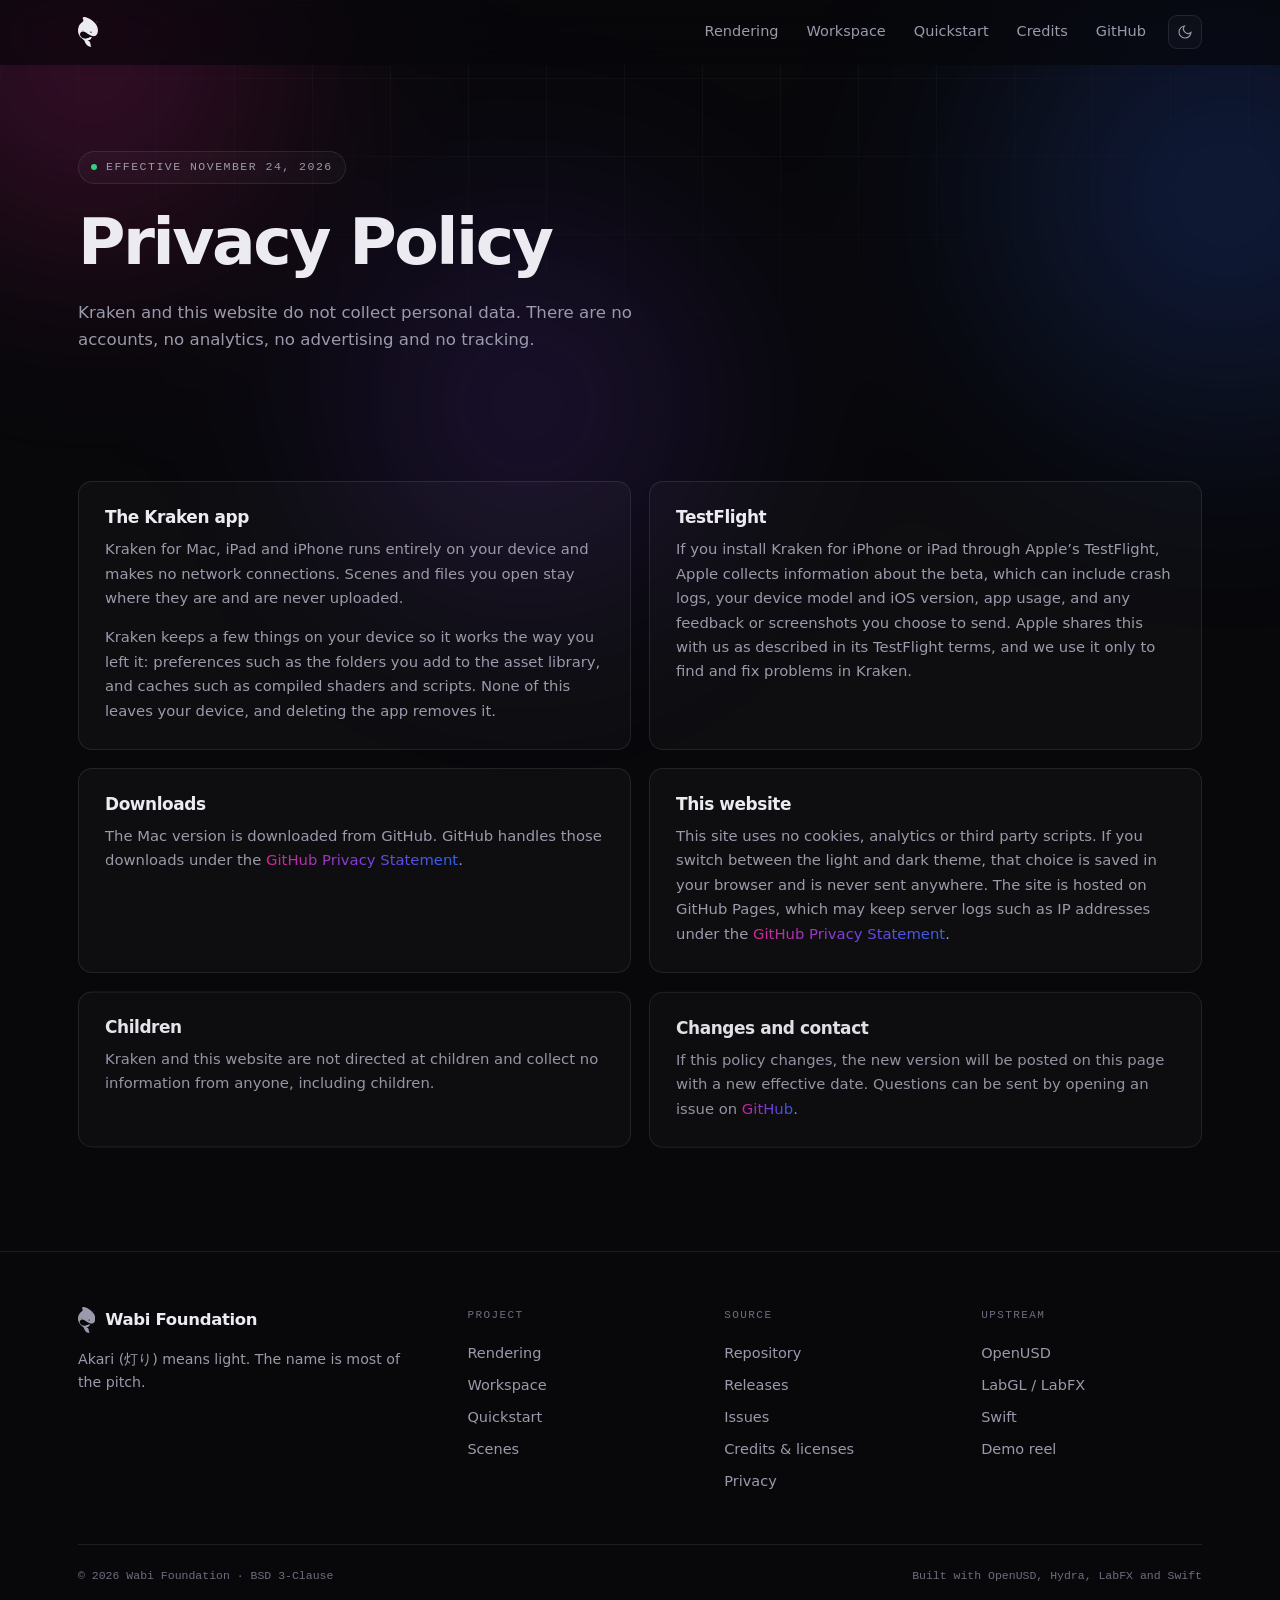
<file: privacy.html>
<!doctype html>
<html lang="en">
<head>
<meta charset="utf-8">
<meta name="viewport" content="width=device-width, initial-scale=1">
<title>Privacy Policy · Wabi Foundation</title>
<meta name="description" content="Kraken and the Wabi Foundation website do not collect personal data. No accounts, analytics, advertising or tracking.">
<link rel="icon" href="assets/img/favicon-64.png" type="image/png">
<link rel="apple-touch-icon" href="assets/img/apple-touch-icon.png">
<link rel="canonical" href="https://wabifoundation.com/privacy.html">
<meta name="theme-color" content="#08080b">
<link rel="stylesheet" href="assets/css/site.css">
<script>
  try { var t = localStorage.getItem("wabi-theme"); if (t) document.documentElement.setAttribute("data-theme", t); } catch (e) {}
</script>
<noscript><style>.rv{opacity:1;transform:none}</style></noscript>
</head>
<body>

<div class="aurora" aria-hidden="true"><i></i><i></i><i></i></div>
<div class="grid-veil" aria-hidden="true"></div>

<header class="site">
  <div class="wrap">
    <a class="brand" href="index.html" aria-label="Wabi Foundation">
      <svg class="orca" viewBox="0.17 0.19 32.95 49.61" fill="none" aria-hidden="true"><path fill-rule="evenodd" clip-rule="evenodd" d="m4.87,33.98S1.37,31.13.3,24.1c-.31-2.73.01-5.38,1.02-7.94,1.15-2.93,2.99-5.33,5.51-7.22.5-.38,1.05-.69,1.46-1.18.6-.71.79-1.52.68-2.42-.09-.68-.33-1.3-.59-1.92-.16-.39-.34-.77-.39-1.19-.1-.79.33-1.48,1.07-1.77.78-.31,1.59-.3,2.4-.17,1.26.21,2.48.59,3.67,1.04,2.19.81,4.27,1.85,6.25,3.09,2.3,1.44,4.41,3.11,6.27,5.1,1.34,1.44,2.51,3,3.44,4.73,1.81,3.37,2.41,6.95,1.76,10.73-.23,1.32-.62,2.58-1.3,3.74-1.22,2.09-3.05,3.12-5.46,3.16-1.32.02-2.55-.3-3.75-.81-1.13-.48-2.21-1.05-3.26-1.67-1.17-.69-9.85-6.99-12.05-7.47-1.8.32-3.36.8-4.12,2.47-3.46,3.39,1.97,9.55,1.97,9.55h0Zm17.95-8.31c0-.82-.98-1.62-1.82-1.49-.66.11-.99.67-.76,1.3.23.63.88,1.1,1.55,1.11.59.01,1.03-.38,1.03-.92h0Z" fill="currentColor"/><path fill-rule="evenodd" clip-rule="evenodd" d="m21.49,33.4c.27-.15-7.4,8.63-16.65.59-2.3-2-6.77-12.09.52-12.29,4.64-.13,11.83,6.48,11.83,6.48-2.9-1.96-8.72-5.94-12.24-2.8-4.78,4.27,2.44,15.66,16.53,8.02h0Z" fill="currentColor"/><path fill-rule="evenodd" clip-rule="evenodd" d="m14.91,35.81c1.07-.31,2.07-.81,3.09-1.24,1.07-.46,2.15-.9,3.3-1.14.71-.15,1.49-.14,1.99.01-.56.82-1.03,1.68-1.56,2.52-.21.34-.46.66-.73.95-1.19,1.26-2.65,1.79-4.28,1.81-.41,0-.83,0-1.32,0,.73.15,1.38.31,2.01.55,1.59.6,2.53,1.76,2.92,3.38.42,1.77.69,3.57,1.15,5.34.14.55.27,1.1.46,1.63.05.13.05.18-.12.16-1.76-.24-3.47-.66-5.02-1.56-1.39-.8-2.48-1.92-3.33-3.28-.8-1.27-1.36-2.65-1.97-4.01-.32-.71-.53-1.29-.95-1.92-.45-.68-1.06-1.25-1.75-1.7-2.84-1.82-4.47-3.89-4.52-3.94,0,0,2.96,3.58,8.5,3.04.73-.15,1.46-.3,2.15-.6h0Z" fill="currentColor" stroke-width="0"/><path fill-rule="evenodd" clip-rule="evenodd" opacity=".4" d="m22.82,25.67c0,.54-.44.93-1.03.92-.67-.01-1.32-.48-1.55-1.11s.1-1.19.76-1.3c.84-.14,1.83.67,1.82,1.49h0Z" fill="currentColor"/><path fill-rule="evenodd" clip-rule="evenodd" opacity=".28" d="m30.62,9.58s-.06-.02-.06-.06v-1.16s.02-.06.06-.06h.6c.27,0,.35.12.35.3v.08c0,.1-.03.17-.1.2.13.01.22.11.22.26v.38s-.02.06-.06.06h-.28s-.06-.02-.06-.06v-.27c0-.05-.02-.08-.07-.08h-.25v.35s-.02.06-.06.06h-.28Zm.34-.74h.13c.06,0,.08-.04.08-.08v-.06s-.02-.08-.08-.08h-.13v.23Z" fill="currentColor"/><path fill-rule="evenodd" clip-rule="evenodd" opacity=".28" d="m31.12,10.36c-.78,0-1.42-.64-1.42-1.42s.64-1.42,1.42-1.42,1.42.64,1.42,1.42-.64,1.42-1.42,1.42Zm0-2.51c-.6,0-1.09.49-1.09,1.09s.49,1.09,1.09,1.09,1.09-.49,1.09-1.09-.49-1.09-1.09-1.09Z" fill="currentColor"/></svg>
    </a>
    <nav class="main">
      <a href="akari.html">Rendering</a>
      <a href="kraken.html">Workspace</a>
      <a href="index.html#quickstart">Quickstart</a>
      <a href="credits.html">Credits</a>
      <a href="https://github.com/wabiverse/Akari">GitHub</a>
    </nav>
    <button class="icon-btn" data-theme-toggle aria-label="Toggle color theme">
      <svg class="moon" viewBox="0 0 24 24" fill="none" stroke="currentColor" stroke-width="1.7"><path d="M21 12.8A9 9 0 1 1 11.2 3a7 7 0 0 0 9.8 9.8Z"/></svg>
      <svg class="sun" viewBox="0 0 24 24" fill="none" stroke="currentColor" stroke-width="1.7"><circle cx="12" cy="12" r="4"/><path d="M12 2v2M12 20v2M2 12h2M20 12h2M4.9 4.9l1.5 1.5M17.6 17.6l1.5 1.5M19.1 4.9l-1.5 1.5M6.4 17.6l-1.5 1.5"/></svg>
    </button>
  </div>
</header>

<main>

<section class="hero">
  <div class="wrap">
    <span class="eyebrow rv in"><span class="dot"></span> Effective November 24, 2026</span>
    <h1 class="rv in">Privacy Policy</h1>
    <p class="lede rv" data-delay="0.08">
      Kraken and this website do not collect personal data. There are no accounts, no analytics,
      no advertising and no tracking.
    </p>
  </div>
</section>

<section class="tight">
  <div class="wrap">
    <div class="cards c2">
      <div class="card rv">
        <h3>The Kraken app</h3>
        <p style="margin-top:10px">
          Kraken for Mac, iPad and iPhone runs entirely on your device and makes no network
          connections. Scenes and files you open stay where they are and are never uploaded.
        </p>
        <p style="margin-top:10px">
          Kraken keeps a few things on your device so it works the way you left it: preferences such
          as the folders you add to the asset library, and caches such as compiled shaders and
          scripts. None of this leaves your device, and deleting the app removes it.
        </p>
      </div>
      <div class="card rv" data-delay="0.06">
        <h3>TestFlight</h3>
        <p style="margin-top:10px">
          If you install Kraken for iPhone or iPad through Apple&rsquo;s TestFlight, Apple collects
          information about the beta, which can include crash logs, your device model and iOS version,
          app usage, and any feedback or screenshots you choose to send. Apple shares this with us as
          described in its TestFlight terms, and we use it only to find and fix problems in Kraken.
        </p>
      </div>
      <div class="card rv">
        <h3>Downloads</h3>
        <p style="margin-top:10px">
          The Mac version is downloaded from GitHub. GitHub handles those downloads under the
          <a class="grad-text" href="https://docs.github.com/site-policy/privacy-policies/github-general-privacy-statement">GitHub Privacy Statement</a>.
        </p>
      </div>
      <div class="card rv" data-delay="0.06">
        <h3>This website</h3>
        <p style="margin-top:10px">
          This site uses no cookies, analytics or third party scripts. If you switch between the light
          and dark theme, that choice is saved in your browser and is never sent anywhere. The site is
          hosted on GitHub Pages, which may keep server logs such as IP addresses under the
          <a class="grad-text" href="https://docs.github.com/site-policy/privacy-policies/github-general-privacy-statement">GitHub Privacy Statement</a>.
        </p>
      </div>
    </div>

    <div class="cards c2" style="margin-top:18px">
      <div class="card rv">
        <h3>Children</h3>
        <p style="margin-top:10px">
          Kraken and this website are not directed at children and collect no information from anyone,
          including children.
        </p>
      </div>
      <div class="card rv" data-delay="0.06">
        <h3>Changes and contact</h3>
        <p style="margin-top:10px">
          If this policy changes, the new version will be posted on this page with a new effective
          date. Questions can be sent by opening an issue on
          <a class="grad-text" href="https://github.com/wabiverse/Akari/issues">GitHub</a>.
        </p>
      </div>
    </div>
  </div>
</section>

</main>

<footer class="site">
  <div class="wrap">
    <div class="foot-grid">
      <div>
        <div class="foot-mark"><svg class="orca" viewBox="0.17 0.19 32.95 49.61" fill="none" aria-hidden="true"><path fill-rule="evenodd" clip-rule="evenodd" d="m4.87,33.98S1.37,31.13.3,24.1c-.31-2.73.01-5.38,1.02-7.94,1.15-2.93,2.99-5.33,5.51-7.22.5-.38,1.05-.69,1.46-1.18.6-.71.79-1.52.68-2.42-.09-.68-.33-1.3-.59-1.92-.16-.39-.34-.77-.39-1.19-.1-.79.33-1.48,1.07-1.77.78-.31,1.59-.3,2.4-.17,1.26.21,2.48.59,3.67,1.04,2.19.81,4.27,1.85,6.25,3.09,2.3,1.44,4.41,3.11,6.27,5.1,1.34,1.44,2.51,3,3.44,4.73,1.81,3.37,2.41,6.95,1.76,10.73-.23,1.32-.62,2.58-1.3,3.74-1.22,2.09-3.05,3.12-5.46,3.16-1.32.02-2.55-.3-3.75-.81-1.13-.48-2.21-1.05-3.26-1.67-1.17-.69-9.85-6.99-12.05-7.47-1.8.32-3.36.8-4.12,2.47-3.46,3.39,1.97,9.55,1.97,9.55h0Zm17.95-8.31c0-.82-.98-1.62-1.82-1.49-.66.11-.99.67-.76,1.3.23.63.88,1.1,1.55,1.11.59.01,1.03-.38,1.03-.92h0Z" fill="currentColor"/><path fill-rule="evenodd" clip-rule="evenodd" d="m21.49,33.4c.27-.15-7.4,8.63-16.65.59-2.3-2-6.77-12.09.52-12.29,4.64-.13,11.83,6.48,11.83,6.48-2.9-1.96-8.72-5.94-12.24-2.8-4.78,4.27,2.44,15.66,16.53,8.02h0Z" fill="currentColor"/><path fill-rule="evenodd" clip-rule="evenodd" d="m14.91,35.81c1.07-.31,2.07-.81,3.09-1.24,1.07-.46,2.15-.9,3.3-1.14.71-.15,1.49-.14,1.99.01-.56.82-1.03,1.68-1.56,2.52-.21.34-.46.66-.73.95-1.19,1.26-2.65,1.79-4.28,1.81-.41,0-.83,0-1.32,0,.73.15,1.38.31,2.01.55,1.59.6,2.53,1.76,2.92,3.38.42,1.77.69,3.57,1.15,5.34.14.55.27,1.1.46,1.63.05.13.05.18-.12.16-1.76-.24-3.47-.66-5.02-1.56-1.39-.8-2.48-1.92-3.33-3.28-.8-1.27-1.36-2.65-1.97-4.01-.32-.71-.53-1.29-.95-1.92-.45-.68-1.06-1.25-1.75-1.7-2.84-1.82-4.47-3.89-4.52-3.94,0,0,2.96,3.58,8.5,3.04.73-.15,1.46-.3,2.15-.6h0Z" fill="currentColor" stroke-width="0"/><path fill-rule="evenodd" clip-rule="evenodd" opacity=".4" d="m22.82,25.67c0,.54-.44.93-1.03.92-.67-.01-1.32-.48-1.55-1.11s.1-1.19.76-1.3c.84-.14,1.83.67,1.82,1.49h0Z" fill="currentColor"/><path fill-rule="evenodd" clip-rule="evenodd" opacity=".28" d="m30.62,9.58s-.06-.02-.06-.06v-1.16s.02-.06.06-.06h.6c.27,0,.35.12.35.3v.08c0,.1-.03.17-.1.2.13.01.22.11.22.26v.38s-.02.06-.06.06h-.28s-.06-.02-.06-.06v-.27c0-.05-.02-.08-.07-.08h-.25v.35s-.02.06-.06.06h-.28Zm.34-.74h.13c.06,0,.08-.04.08-.08v-.06s-.02-.08-.08-.08h-.13v.23Z" fill="currentColor"/><path fill-rule="evenodd" clip-rule="evenodd" opacity=".28" d="m31.12,10.36c-.78,0-1.42-.64-1.42-1.42s.64-1.42,1.42-1.42,1.42.64,1.42,1.42-.64,1.42-1.42,1.42Zm0-2.51c-.6,0-1.09.49-1.09,1.09s.49,1.09,1.09,1.09,1.09-.49,1.09-1.09-.49-1.09-1.09-1.09Z" fill="currentColor"/></svg><strong>Wabi Foundation</strong></div>
        <p>Akari (灯り) means light. The name is most of the pitch.</p>
      </div>
      <div>
        <h5>Project</h5>
        <a href="akari.html">Rendering</a>
        <a href="kraken.html">Workspace</a>
        <a href="index.html#quickstart">Quickstart</a>
        <a href="index.html#scenes">Scenes</a>
      </div>
      <div>
        <h5>Source</h5>
        <a href="https://github.com/wabiverse/Akari">Repository</a>
        <a href="https://github.com/wabiverse/Akari/releases">Releases</a>
        <a href="https://github.com/wabiverse/Akari/issues">Issues</a>
        <a href="credits.html">Credits &amp; licenses</a>
        <a href="privacy.html">Privacy</a>
      </div>
      <div>
        <h5>Upstream</h5>
        <a href="https://openusd.org">OpenUSD</a>
        <a href="https://codeberg.org/meshula/LabGL">LabGL / LabFX</a>
        <a href="https://swift.org">Swift</a>
        <a href="https://vimeo.com/1241690263">Demo reel</a>
      </div>
    </div>
    <div class="foot-base">
      <span>© <span data-year>2026</span> Wabi Foundation · BSD 3-Clause</span>
      <span>Built with OpenUSD, Hydra, LabFX and Swift</span>
    </div>
  </div>
</footer>

<script src="assets/js/site.js"></script>
</body>
</html>
</file>
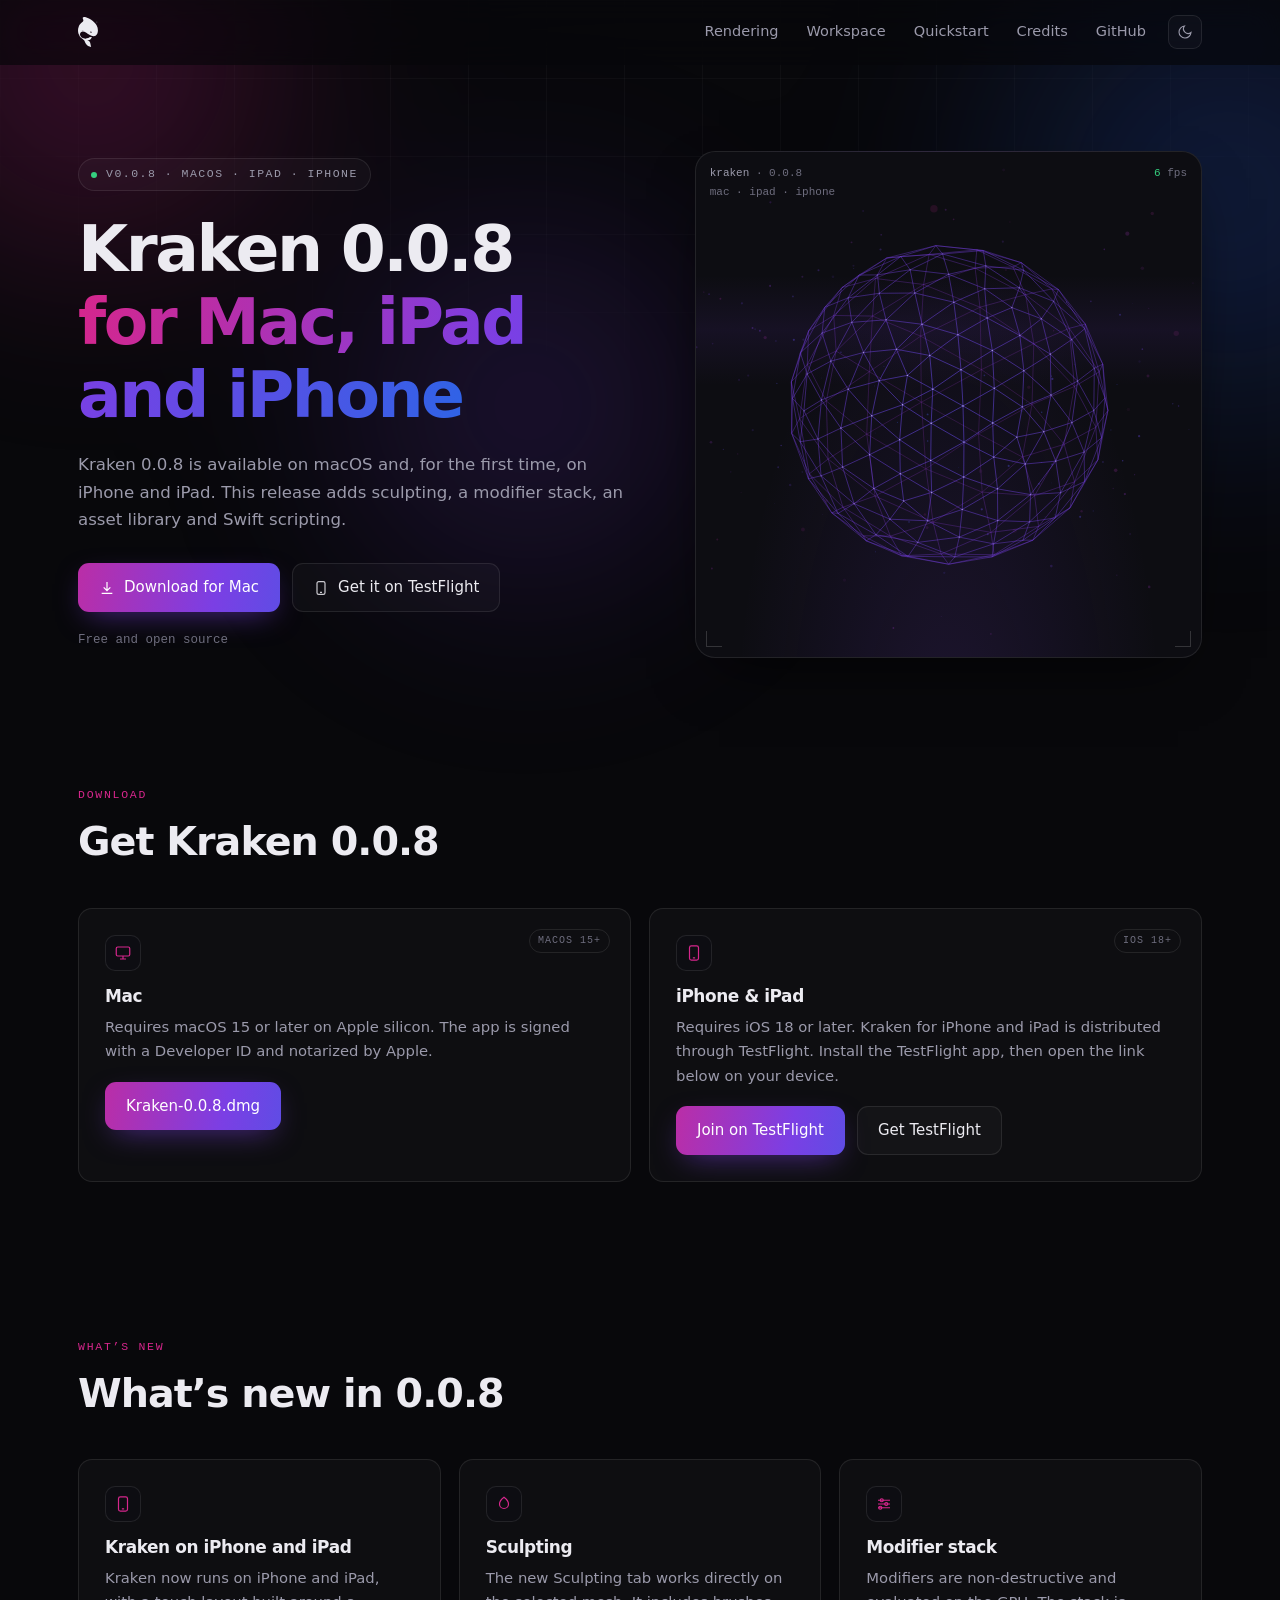
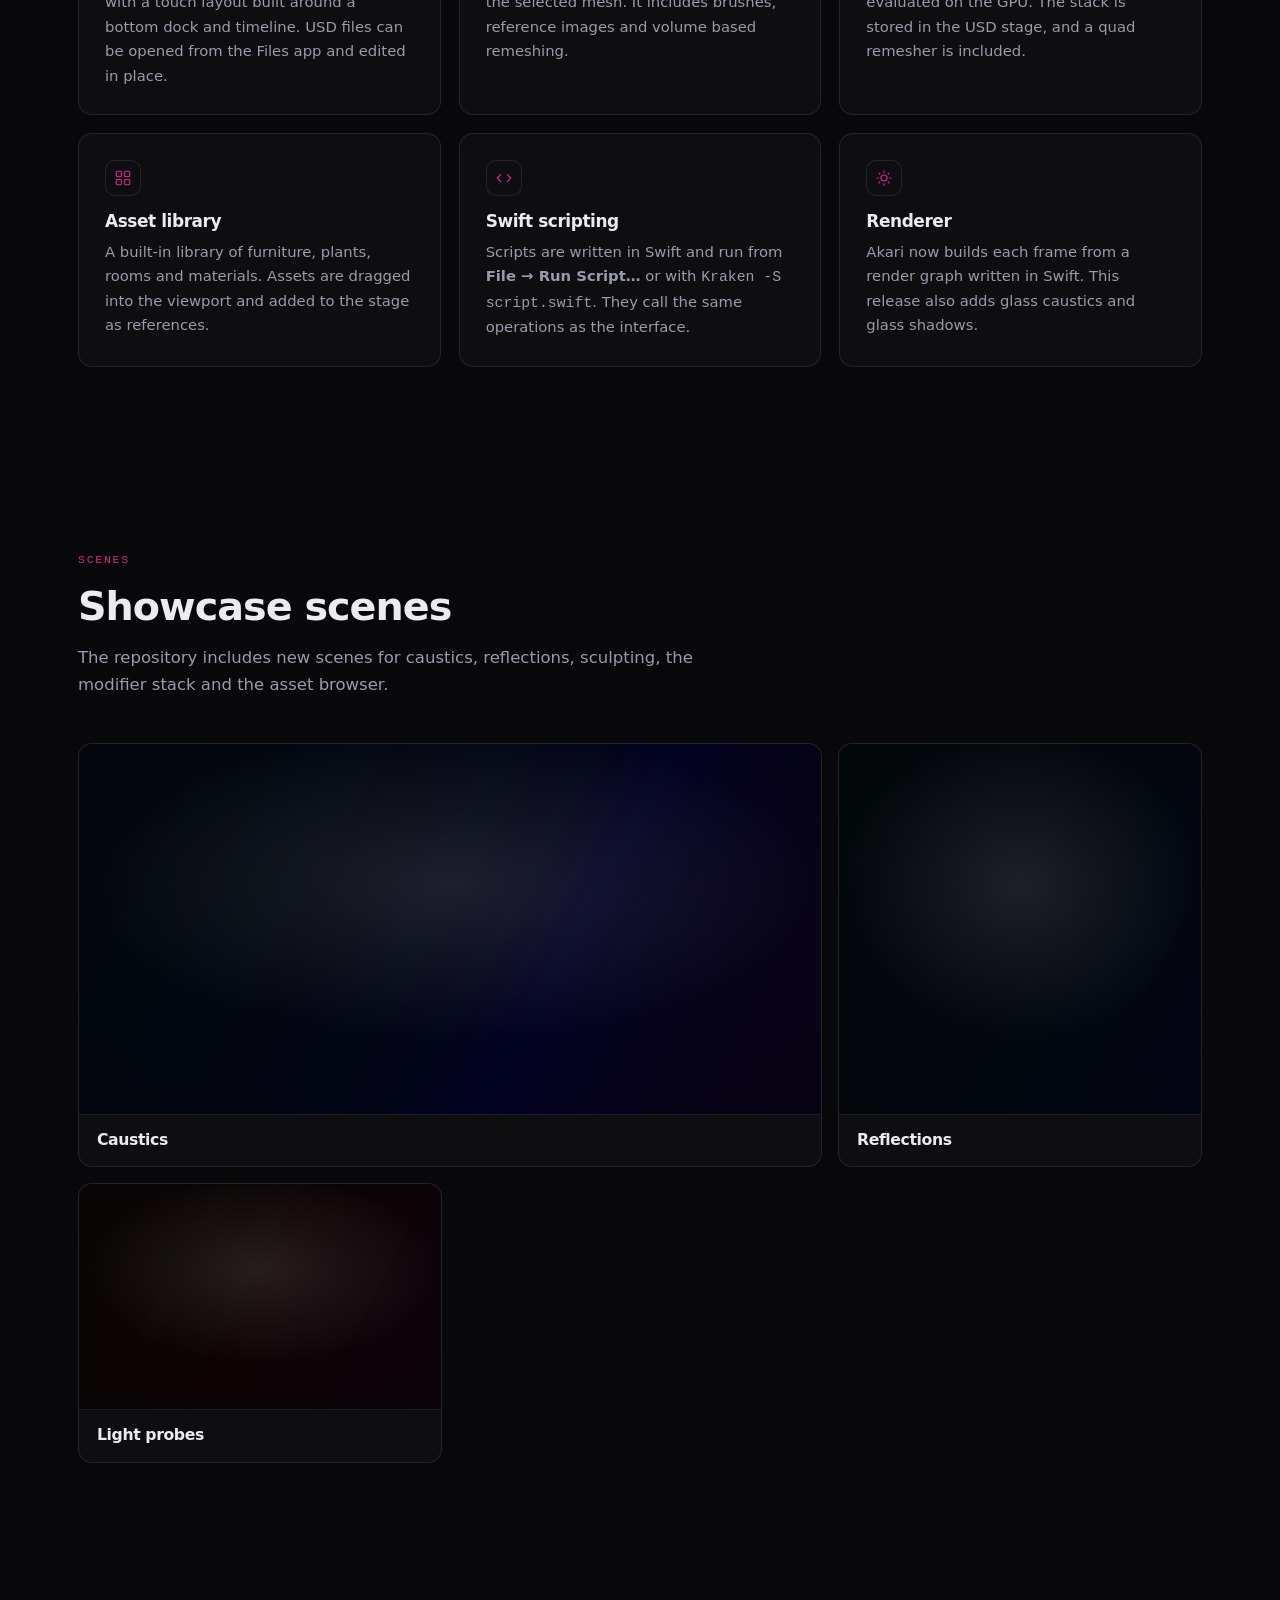
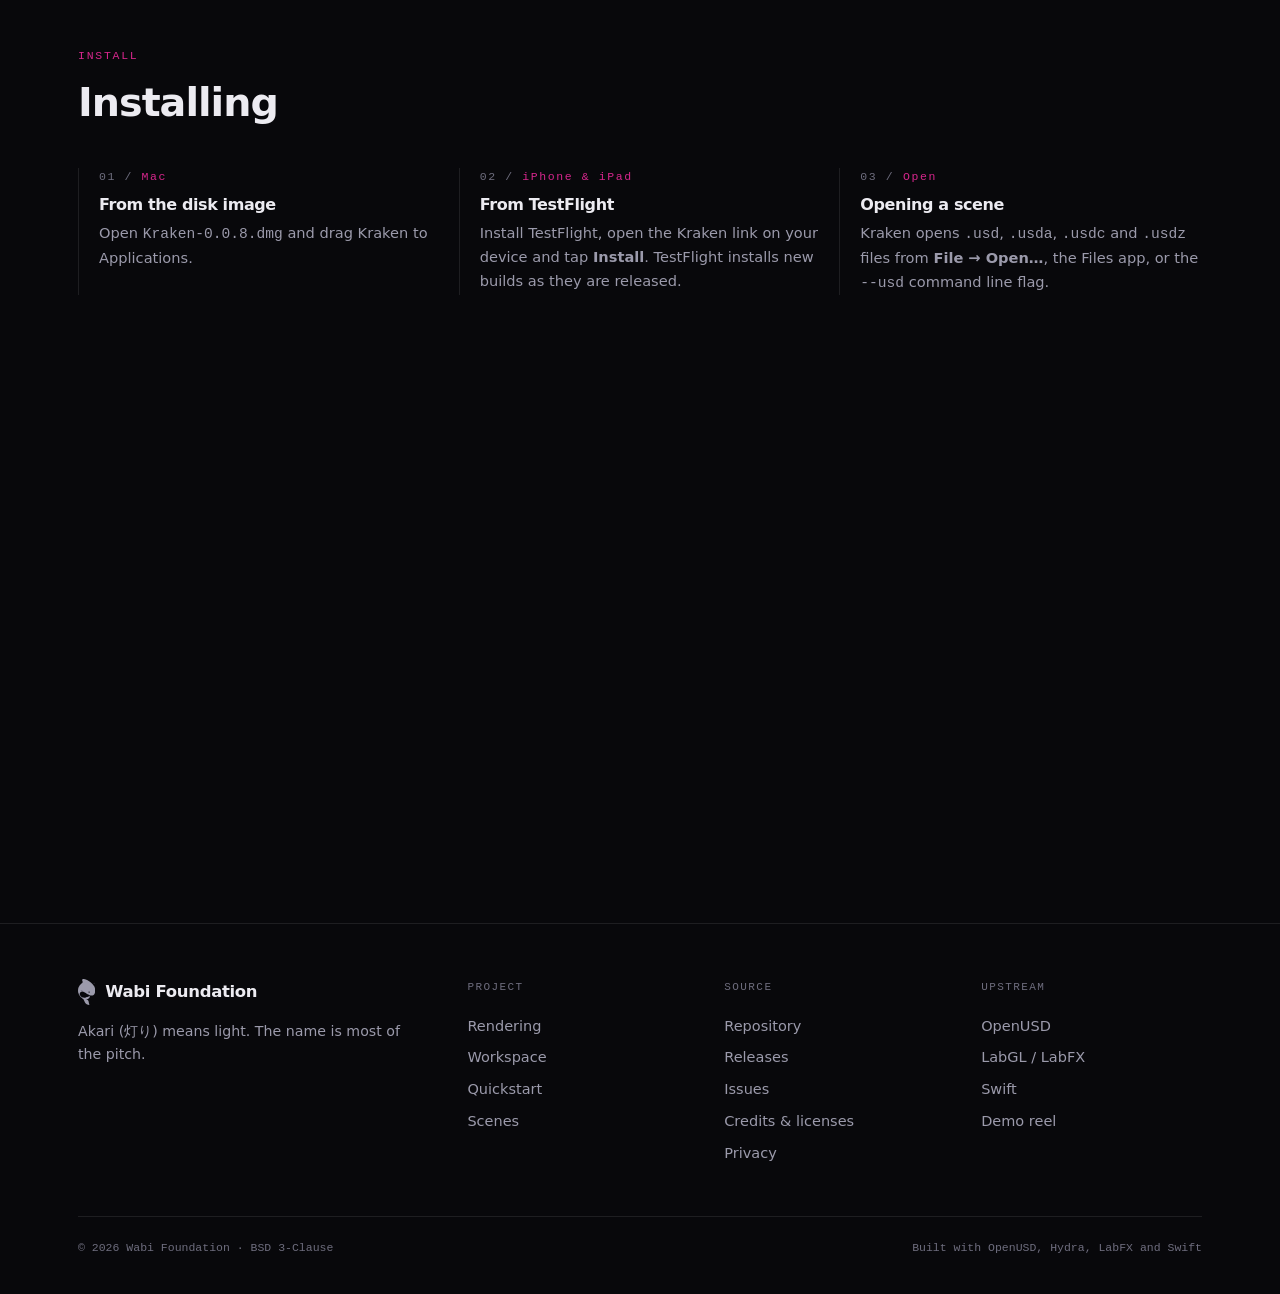
<file: release-0.0.8.html>
<!doctype html>
<html lang="en">
<head>
<meta charset="utf-8">
<meta name="viewport" content="width=device-width, initial-scale=1">
<title>Kraken 0.0.8 for Mac, iPad and iPhone · Wabi Foundation</title>
<meta name="description" content="Kraken 0.0.8 for Mac, iPad and iPhone adds sculpting, a modifier stack, an asset library and Swift scripting.">
<link rel="icon" href="assets/img/favicon-64.png" type="image/png">
<link rel="apple-touch-icon" href="assets/img/apple-touch-icon.png">
<link rel="canonical" href="https://wabifoundation.com/release-0.0.8.html">
<meta property="og:title" content="Kraken 0.0.8 for Mac, iPad and iPhone">
<meta property="og:description" content="A realtime OpenUSD application for Mac, iPad and iPhone. Free and open source.">
<meta property="og:image" content="https://wabifoundation.com/assets/img/scenes/caustic.jpg">
<meta name="twitter:card" content="summary_large_image">
<meta name="theme-color" content="#08080b">
<link rel="stylesheet" href="assets/css/site.css">
<script>
  try { var t = localStorage.getItem("wabi-theme"); if (t) document.documentElement.setAttribute("data-theme", t); } catch (e) {}
</script>
<noscript><style>.rv{opacity:1;transform:none}</style></noscript>
</head>
<body>

<div class="aurora" aria-hidden="true"><i></i><i></i><i></i></div>
<div class="grid-veil" aria-hidden="true"></div>

<header class="site">
  <div class="wrap">
    <a class="brand" href="index.html" aria-label="Wabi Foundation">
      <svg class="orca" viewBox="0.17 0.19 32.95 49.61" fill="none" aria-hidden="true"><path fill-rule="evenodd" clip-rule="evenodd" d="m4.87,33.98S1.37,31.13.3,24.1c-.31-2.73.01-5.38,1.02-7.94,1.15-2.93,2.99-5.33,5.51-7.22.5-.38,1.05-.69,1.46-1.18.6-.71.79-1.52.68-2.42-.09-.68-.33-1.3-.59-1.92-.16-.39-.34-.77-.39-1.19-.1-.79.33-1.48,1.07-1.77.78-.31,1.59-.3,2.4-.17,1.26.21,2.48.59,3.67,1.04,2.19.81,4.27,1.85,6.25,3.09,2.3,1.44,4.41,3.11,6.27,5.1,1.34,1.44,2.51,3,3.44,4.73,1.81,3.37,2.41,6.95,1.76,10.73-.23,1.32-.62,2.58-1.3,3.74-1.22,2.09-3.05,3.12-5.46,3.16-1.32.02-2.55-.3-3.75-.81-1.13-.48-2.21-1.05-3.26-1.67-1.17-.69-9.85-6.99-12.05-7.47-1.8.32-3.36.8-4.12,2.47-3.46,3.39,1.97,9.55,1.97,9.55h0Zm17.95-8.31c0-.82-.98-1.62-1.82-1.49-.66.11-.99.67-.76,1.3.23.63.88,1.1,1.55,1.11.59.01,1.03-.38,1.03-.92h0Z" fill="currentColor"/><path fill-rule="evenodd" clip-rule="evenodd" d="m21.49,33.4c.27-.15-7.4,8.63-16.65.59-2.3-2-6.77-12.09.52-12.29,4.64-.13,11.83,6.48,11.83,6.48-2.9-1.96-8.72-5.94-12.24-2.8-4.78,4.27,2.44,15.66,16.53,8.02h0Z" fill="currentColor"/><path fill-rule="evenodd" clip-rule="evenodd" d="m14.91,35.81c1.07-.31,2.07-.81,3.09-1.24,1.07-.46,2.15-.9,3.3-1.14.71-.15,1.49-.14,1.99.01-.56.82-1.03,1.68-1.56,2.52-.21.34-.46.66-.73.95-1.19,1.26-2.65,1.79-4.28,1.81-.41,0-.83,0-1.32,0,.73.15,1.38.31,2.01.55,1.59.6,2.53,1.76,2.92,3.38.42,1.77.69,3.57,1.15,5.34.14.55.27,1.1.46,1.63.05.13.05.18-.12.16-1.76-.24-3.47-.66-5.02-1.56-1.39-.8-2.48-1.92-3.33-3.28-.8-1.27-1.36-2.65-1.97-4.01-.32-.71-.53-1.29-.95-1.92-.45-.68-1.06-1.25-1.75-1.7-2.84-1.82-4.47-3.89-4.52-3.94,0,0,2.96,3.58,8.5,3.04.73-.15,1.46-.3,2.15-.6h0Z" fill="currentColor" stroke-width="0"/><path fill-rule="evenodd" clip-rule="evenodd" opacity=".4" d="m22.82,25.67c0,.54-.44.93-1.03.92-.67-.01-1.32-.48-1.55-1.11s.1-1.19.76-1.3c.84-.14,1.83.67,1.82,1.49h0Z" fill="currentColor"/><path fill-rule="evenodd" clip-rule="evenodd" opacity=".28" d="m30.62,9.58s-.06-.02-.06-.06v-1.16s.02-.06.06-.06h.6c.27,0,.35.12.35.3v.08c0,.1-.03.17-.1.2.13.01.22.11.22.26v.38s-.02.06-.06.06h-.28s-.06-.02-.06-.06v-.27c0-.05-.02-.08-.07-.08h-.25v.35s-.02.06-.06.06h-.28Zm.34-.74h.13c.06,0,.08-.04.08-.08v-.06s-.02-.08-.08-.08h-.13v.23Z" fill="currentColor"/><path fill-rule="evenodd" clip-rule="evenodd" opacity=".28" d="m31.12,10.36c-.78,0-1.42-.64-1.42-1.42s.64-1.42,1.42-1.42,1.42.64,1.42,1.42-.64,1.42-1.42,1.42Zm0-2.51c-.6,0-1.09.49-1.09,1.09s.49,1.09,1.09,1.09,1.09-.49,1.09-1.09-.49-1.09-1.09-1.09Z" fill="currentColor"/></svg>
    </a>
    <nav class="main">
      <a href="akari.html">Rendering</a>
      <a href="kraken.html">Workspace</a>
      <a href="index.html#quickstart">Quickstart</a>
      <a href="credits.html">Credits</a>
      <a href="https://github.com/wabiverse/Akari">GitHub</a>
    </nav>
    <button class="icon-btn" data-theme-toggle aria-label="Toggle color theme">
      <svg class="moon" viewBox="0 0 24 24" fill="none" stroke="currentColor" stroke-width="1.7"><path d="M21 12.8A9 9 0 1 1 11.2 3a7 7 0 0 0 9.8 9.8Z"/></svg>
      <svg class="sun" viewBox="0 0 24 24" fill="none" stroke="currentColor" stroke-width="1.7"><circle cx="12" cy="12" r="4"/><path d="M12 2v2M12 20v2M2 12h2M20 12h2M4.9 4.9l1.5 1.5M17.6 17.6l1.5 1.5M19.1 4.9l-1.5 1.5M6.4 17.6l-1.5 1.5"/></svg>
    </button>
  </div>
</header>

<main>

<section class="hero">
  <div class="wrap hero-grid">
    <div>
      <span class="eyebrow rv in"><span class="dot"></span> v0.0.8 · macOS · iPad · iPhone</span>
      <h1 class="rv in">Kraken 0.0.8<br><span class="grad-text">for Mac, iPad and iPhone</span></h1>
      <p class="lede rv" data-delay="0.08">
        Kraken 0.0.8 is available on macOS and, for the first time, on iPhone and iPad. This release
        adds sculpting, a modifier stack, an asset library and Swift scripting.
      </p>
      <div class="hero-actions rv" data-delay="0.16">
        <a class="btn primary" href="https://github.com/wabiverse/Akari/releases/download/v0.0.8/Kraken-0.0.8.dmg">
          <svg viewBox="0 0 24 24" fill="none" stroke="currentColor" stroke-width="1.8"><path d="M12 3v12M7 11l5 5 5-5M4 20h16"/></svg>
          Download for Mac
        </a>
        <a class="btn" href="https://testflight.apple.com/join/kwb7Ykse">
          <svg viewBox="0 0 24 24" fill="none" stroke="currentColor" stroke-width="1.8"><rect x="6" y="2.5" width="12" height="19" rx="2.5"/><path d="M10.5 18.5h3"/></svg>
          Get it on TestFlight
        </a>
      </div>
      <p class="hero-note rv" data-delay="0.22">Free and open source</p>
    </div>
    <div class="viewport rv" data-delay="0.1">
      <canvas data-viewport aria-hidden="true"></canvas>
      <div class="scanline" aria-hidden="true"></div>
      <div class="hud" aria-hidden="true">
        <div><b>kraken</b> · 0.0.8</div>
        <div>mac · ipad · iphone</div>
      </div>
      <div class="hud-r" aria-hidden="true"><div><span class="fps" data-fps>60</span> fps</div></div>
      <span class="corner bl" aria-hidden="true"></span>
      <span class="corner br" aria-hidden="true"></span>
    </div>
  </div>
</section>

<section class="tight" id="download">
  <div class="wrap">
    <div class="sec-head rv">
      <div class="kicker">Download</div>
      <h2>Get Kraken 0.0.8</h2>
    </div>

    <div class="cards c2">
      <div class="card rv">
        <span class="tag">macOS 15+</span>
        <div class="ico"><svg viewBox="0 0 24 24" fill="none" stroke="currentColor" stroke-width="1.6"><rect x="3" y="4" width="18" height="12" rx="2"/><path d="M8 20h8M12 16v4"/></svg></div>
        <h3>Mac</h3>
        <p>
          Requires macOS 15 or later on Apple silicon. The app is signed with a Developer ID and
          notarized by Apple.
        </p>
        <div class="hero-actions" style="margin-top:18px">
          <a class="btn primary" href="https://github.com/wabiverse/Akari/releases/download/v0.0.8/Kraken-0.0.8.dmg">Kraken-0.0.8.dmg</a>
        </div>
      </div>
      <div class="card rv" data-delay="0.06">
        <span class="tag">iOS 18+</span>
        <div class="ico"><svg viewBox="0 0 24 24" fill="none" stroke="currentColor" stroke-width="1.6"><rect x="6" y="2.5" width="12" height="19" rx="2.5"/><path d="M10.5 18.5h3"/></svg></div>
        <h3>iPhone &amp; iPad</h3>
        <p>
          Requires iOS 18 or later. Kraken for iPhone and iPad is distributed through TestFlight.
          Install the TestFlight app, then open the link below on your device.
        </p>
        <div class="hero-actions" style="margin-top:18px">
          <a class="btn primary" href="https://testflight.apple.com/join/kwb7Ykse">Join on TestFlight</a>
          <a class="btn" href="https://apps.apple.com/app/testflight/id899247664">Get TestFlight</a>
        </div>
      </div>
    </div>
  </div>
</section>

<section>
  <div class="wrap">
    <div class="sec-head rv">
      <div class="kicker">What&rsquo;s new</div>
      <h2>What&rsquo;s new in 0.0.8</h2>
    </div>

    <div class="cards c3">
      <div class="card rv">
        <div class="ico"><svg viewBox="0 0 24 24" fill="none" stroke="currentColor" stroke-width="1.6"><rect x="6" y="2.5" width="12" height="19" rx="2.5"/><path d="M10.5 18.5h3"/></svg></div>
        <h3>Kraken on iPhone and iPad</h3>
        <p>Kraken now runs on iPhone and iPad, with a touch layout built around a bottom dock and timeline. USD files can be opened from the Files app and edited in place.</p>
      </div>
      <div class="card rv" data-delay="0.04">
        <div class="ico"><svg viewBox="0 0 24 24" fill="none" stroke="currentColor" stroke-width="1.6"><path d="M12 3c4 3 6 6 6 9a6 6 0 0 1-12 0c0-3 2-6 6-9z"/></svg></div>
        <h3>Sculpting</h3>
        <p>The new Sculpting tab works directly on the selected mesh. It includes brushes, reference images and volume based remeshing.</p>
      </div>
      <div class="card rv" data-delay="0.08">
        <div class="ico"><svg viewBox="0 0 24 24" fill="none" stroke="currentColor" stroke-width="1.6"><path d="M4 7h16M4 12h16M4 17h16"/><circle cx="9" cy="7" r="2"/><circle cx="15" cy="12" r="2"/><circle cx="7" cy="17" r="2"/></svg></div>
        <h3>Modifier stack</h3>
        <p>Modifiers are non-destructive and evaluated on the GPU. The stack is stored in the USD stage, and a quad remesher is included.</p>
      </div>
      <div class="card rv">
        <div class="ico"><svg viewBox="0 0 24 24" fill="none" stroke="currentColor" stroke-width="1.6"><rect x="3" y="3" width="7" height="7" rx="1.5"/><rect x="14" y="3" width="7" height="7" rx="1.5"/><rect x="3" y="14" width="7" height="7" rx="1.5"/><rect x="14" y="14" width="7" height="7" rx="1.5"/></svg></div>
        <h3>Asset library</h3>
        <p>A built-in library of furniture, plants, rooms and materials. Assets are dragged into the viewport and added to the stage as references.</p>
      </div>
      <div class="card rv" data-delay="0.04">
        <div class="ico"><svg viewBox="0 0 24 24" fill="none" stroke="currentColor" stroke-width="1.6"><path d="M8 7l-5 5 5 5M16 7l5 5-5 5"/></svg></div>
        <h3>Swift scripting</h3>
        <p>Scripts are written in Swift and run from <strong>File → Run Script…</strong> or with <code>Kraken -S script.swift</code>. They call the same operations as the interface.</p>
      </div>
      <div class="card rv" data-delay="0.08">
        <div class="ico"><svg viewBox="0 0 24 24" fill="none" stroke="currentColor" stroke-width="1.6"><circle cx="12" cy="12" r="4"/><path d="M12 2v3M12 19v3M2 12h3M19 12h3M5 5l2 2M17 17l2 2M19 5l-2 2M7 17l-2 2"/></svg></div>
        <h3>Renderer</h3>
        <p>Akari now builds each frame from a render graph written in Swift. This release also adds glass caustics and glass shadows.</p>
      </div>
    </div>
  </div>
</section>

<section>
  <div class="wrap">
    <div class="sec-head rv">
      <div class="kicker">Scenes</div>
      <h2>Showcase scenes</h2>
      <p>The repository includes new scenes for caustics, reflections, sculpting, the modifier stack and the asset browser.</p>
    </div>

    <div class="scenes">
      <figure class="scene rv wide" style="--h1:205;--h2:262">
        <div class="thumb">
          <img src="assets/img/scenes/caustic.jpg" width="1200" height="750" loading="lazy" decoding="async"
               alt="The Caustics scene rendered in Akari">
        </div>
        <figcaption class="meta"><h4>Caustics</h4></figcaption>
      </figure>
      <figure class="scene rv" data-delay="0.04" style="--h1:190;--h2:230">
        <div class="thumb">
          <img src="assets/img/scenes/reflection.jpg" width="1200" height="750" loading="lazy" decoding="async"
               alt="The Reflection scene rendered in Akari">
        </div>
        <figcaption class="meta"><h4>Reflections</h4></figcaption>
      </figure>
      <figure class="scene rv" data-delay="0.08" style="--h1:30;--h2:330">
        <div class="thumb">
          <img src="assets/img/scenes/probe.jpg" width="1200" height="750" loading="lazy" decoding="async"
               alt="The Light Probe scene rendered in Akari">
        </div>
        <figcaption class="meta"><h4>Light probes</h4></figcaption>
      </figure>
    </div>
  </div>
</section>

<section>
  <div class="wrap">
    <div class="sec-head rv">
      <div class="kicker">Install</div>
      <h2>Installing</h2>
    </div>

    <div class="steps rv">
      <div class="step">
        <div class="n">Mac</div>
        <h4>From the disk image</h4>
        <p>Open <code>Kraken-0.0.8.dmg</code> and drag Kraken to Applications.</p>
      </div>
      <div class="step">
        <div class="n">iPhone &amp; iPad</div>
        <h4>From TestFlight</h4>
        <p>Install TestFlight, open the Kraken link on your device and tap <strong>Install</strong>. TestFlight installs new builds as they are released.</p>
      </div>
      <div class="step">
        <div class="n">Open</div>
        <h4>Opening a scene</h4>
        <p>Kraken opens <code>.usd</code>, <code>.usda</code>, <code>.usdc</code> and <code>.usdz</code> files from <strong>File → Open…</strong>, the Files app, or the <code>--usd</code> command line flag.</p>
      </div>
    </div>
  </div>
</section>

<section>
  <div class="wrap">
    <div class="cta rv">
      <h2>Kraken 0.0.8</h2>
      <p>Free and open source under the BSD 3-Clause license. The full list of changes is in the GitHub release.</p>
      <div class="hero-actions">
        <a class="btn primary" href="https://github.com/wabiverse/Akari/releases/download/v0.0.8/Kraken-0.0.8.dmg">Download for Mac</a>
        <a class="btn" href="https://testflight.apple.com/join/kwb7Ykse">TestFlight</a>
        <a class="btn" href="https://github.com/wabiverse/Akari/releases/tag/v0.0.8">Release on GitHub</a>
      </div>
    </div>
  </div>
</section>

</main>

<footer class="site">
  <div class="wrap">
    <div class="foot-grid">
      <div>
        <div class="foot-mark"><svg class="orca" viewBox="0.17 0.19 32.95 49.61" fill="none" aria-hidden="true"><path fill-rule="evenodd" clip-rule="evenodd" d="m4.87,33.98S1.37,31.13.3,24.1c-.31-2.73.01-5.38,1.02-7.94,1.15-2.93,2.99-5.33,5.51-7.22.5-.38,1.05-.69,1.46-1.18.6-.71.79-1.52.68-2.42-.09-.68-.33-1.3-.59-1.92-.16-.39-.34-.77-.39-1.19-.1-.79.33-1.48,1.07-1.77.78-.31,1.59-.3,2.4-.17,1.26.21,2.48.59,3.67,1.04,2.19.81,4.27,1.85,6.25,3.09,2.3,1.44,4.41,3.11,6.27,5.1,1.34,1.44,2.51,3,3.44,4.73,1.81,3.37,2.41,6.95,1.76,10.73-.23,1.32-.62,2.58-1.3,3.74-1.22,2.09-3.05,3.12-5.46,3.16-1.32.02-2.55-.3-3.75-.81-1.13-.48-2.21-1.05-3.26-1.67-1.17-.69-9.85-6.99-12.05-7.47-1.8.32-3.36.8-4.12,2.47-3.46,3.39,1.97,9.55,1.97,9.55h0Zm17.95-8.31c0-.82-.98-1.62-1.82-1.49-.66.11-.99.67-.76,1.3.23.63.88,1.1,1.55,1.11.59.01,1.03-.38,1.03-.92h0Z" fill="currentColor"/><path fill-rule="evenodd" clip-rule="evenodd" d="m21.49,33.4c.27-.15-7.4,8.63-16.65.59-2.3-2-6.77-12.09.52-12.29,4.64-.13,11.83,6.48,11.83,6.48-2.9-1.96-8.72-5.94-12.24-2.8-4.78,4.27,2.44,15.66,16.53,8.02h0Z" fill="currentColor"/><path fill-rule="evenodd" clip-rule="evenodd" d="m14.91,35.81c1.07-.31,2.07-.81,3.09-1.24,1.07-.46,2.15-.9,3.3-1.14.71-.15,1.49-.14,1.99.01-.56.82-1.03,1.68-1.56,2.52-.21.34-.46.66-.73.95-1.19,1.26-2.65,1.79-4.28,1.81-.41,0-.83,0-1.32,0,.73.15,1.38.31,2.01.55,1.59.6,2.53,1.76,2.92,3.38.42,1.77.69,3.57,1.15,5.34.14.55.27,1.1.46,1.63.05.13.05.18-.12.16-1.76-.24-3.47-.66-5.02-1.56-1.39-.8-2.48-1.92-3.33-3.28-.8-1.27-1.36-2.65-1.97-4.01-.32-.71-.53-1.29-.95-1.92-.45-.68-1.06-1.25-1.75-1.7-2.84-1.82-4.47-3.89-4.52-3.94,0,0,2.96,3.58,8.5,3.04.73-.15,1.46-.3,2.15-.6h0Z" fill="currentColor" stroke-width="0"/><path fill-rule="evenodd" clip-rule="evenodd" opacity=".4" d="m22.82,25.67c0,.54-.44.93-1.03.92-.67-.01-1.32-.48-1.55-1.11s.1-1.19.76-1.3c.84-.14,1.83.67,1.82,1.49h0Z" fill="currentColor"/><path fill-rule="evenodd" clip-rule="evenodd" opacity=".28" d="m30.62,9.58s-.06-.02-.06-.06v-1.16s.02-.06.06-.06h.6c.27,0,.35.12.35.3v.08c0,.1-.03.17-.1.2.13.01.22.11.22.26v.38s-.02.06-.06.06h-.28s-.06-.02-.06-.06v-.27c0-.05-.02-.08-.07-.08h-.25v.35s-.02.06-.06.06h-.28Zm.34-.74h.13c.06,0,.08-.04.08-.08v-.06s-.02-.08-.08-.08h-.13v.23Z" fill="currentColor"/><path fill-rule="evenodd" clip-rule="evenodd" opacity=".28" d="m31.12,10.36c-.78,0-1.42-.64-1.42-1.42s.64-1.42,1.42-1.42,1.42.64,1.42,1.42-.64,1.42-1.42,1.42Zm0-2.51c-.6,0-1.09.49-1.09,1.09s.49,1.09,1.09,1.09,1.09-.49,1.09-1.09-.49-1.09-1.09-1.09Z" fill="currentColor"/></svg><strong>Wabi Foundation</strong></div>
        <p>Akari (灯り) means light. The name is most of the pitch.</p>
      </div>
      <div>
        <h5>Project</h5>
        <a href="akari.html">Rendering</a>
        <a href="kraken.html">Workspace</a>
        <a href="index.html#quickstart">Quickstart</a>
        <a href="index.html#scenes">Scenes</a>
      </div>
      <div>
        <h5>Source</h5>
        <a href="https://github.com/wabiverse/Akari">Repository</a>
        <a href="https://github.com/wabiverse/Akari/releases">Releases</a>
        <a href="https://github.com/wabiverse/Akari/issues">Issues</a>
        <a href="credits.html">Credits &amp; licenses</a>
        <a href="privacy.html">Privacy</a>
      </div>
      <div>
        <h5>Upstream</h5>
        <a href="https://openusd.org">OpenUSD</a>
        <a href="https://codeberg.org/meshula/LabGL">LabGL / LabFX</a>
        <a href="https://swift.org">Swift</a>
        <a href="https://vimeo.com/1241690263">Demo reel</a>
      </div>
    </div>
    <div class="foot-base">
      <span>© <span data-year>2026</span> Wabi Foundation · BSD 3-Clause</span>
      <span>Built with OpenUSD, Hydra, LabFX and Swift</span>
    </div>
  </div>
</footer>

<script src="assets/js/site.js"></script>
</body>
</html>
</file>
<file: assets/css/site.css>
/* wabi foundation — akari & kraken */

/* safari on macos holds back gpu run transform and opacity animations while the
   page scrolls. the looping ones are stepped from site.js once it adds .js-motion
   to the root, and the css keyframes below stay as the fallback without script */
@property --flip { syntax: "<number>"; inherits: false; initial-value: 1; }

html.js-motion .aurora i,
html.js-motion .viewport .scanline,
html.js-motion .strip .track,
html.js-motion .plat.soon::after { animation: none; }
html.js-motion .plat.soon::after { transform: translateX(var(--shimmer-x, -100%)); }

:root {
  --pink: #d6268c;
  --violet: #7b3fe4;
  --blue: #2f63e6;
  --grad: linear-gradient(100deg, var(--pink), var(--violet) 52%, var(--blue));

  --bg: #08080b;
  --bg-soft: #0d0d12;
  --panel: rgba(255, 255, 255, 0.028);
  --panel-hi: rgba(255, 255, 255, 0.055);
  --line: rgba(255, 255, 255, 0.09);
  --line-hi: rgba(255, 255, 255, 0.16);
  --text: #ecebf1;
  --muted: #9b9aab;
  --faint: #6e6d7e;
  --shadow: 0 24px 60px -24px rgba(0, 0, 0, 0.8);

  --mono: ui-monospace, "SF Mono", SFMono-Regular, "Cascadia Mono", Menlo, monospace;
  --sans: -apple-system, BlinkMacSystemFont, "SF Pro Display", "Inter", "Segoe UI", system-ui, sans-serif;

  --r: 14px;
  --wrap: 1180px;
  color-scheme: dark;
}

html[data-theme="light"] {
  --bg: #fcfcfe;
  --bg-soft: #f4f4f8;
  --panel: rgba(10, 10, 20, 0.022);
  --panel-hi: rgba(10, 10, 20, 0.045);
  --line: rgba(10, 10, 25, 0.1);
  --line-hi: rgba(10, 10, 25, 0.2);
  --text: #15151c;
  --muted: #5d5d6e;
  --faint: #86869a;
  --shadow: 0 24px 60px -30px rgba(20, 20, 50, 0.3);
  color-scheme: light;
}

* { box-sizing: border-box; }

html { -webkit-text-size-adjust: 100%; scroll-behavior: smooth; }

body {
  margin: 0;
  background: var(--bg);
  color: var(--text);
  font-family: var(--sans);
  font-size: 16.5px;
  line-height: 1.65;
  -webkit-font-smoothing: antialiased;
  overflow-x: hidden;
}

a { color: inherit; text-decoration: none; }

h1, h2, h3, h4 {
  margin: 0;
  font-weight: 600;
  letter-spacing: -0.025em;
  line-height: 1.12;
}

p { margin: 0 0 1em; }
p:last-child { margin-bottom: 0; }

::selection { background: rgba(214, 38, 140, 0.32); }

.wrap {
  width: 100%;
  max-width: var(--wrap);
  margin: 0 auto;
  padding: 0 28px;
}

.grad-text {
  background: var(--grad);
  -webkit-background-clip: text;
  background-clip: text;
  color: transparent;
}

/* ---------- ambient background ---------- */

.aurora {
  position: fixed;
  inset: -20vh -10vw;
  z-index: -2;
  pointer-events: none;
  filter: blur(90px);
  opacity: 0.55;
}

html[data-theme="light"] .aurora { opacity: 0.3; }

.aurora i {
  position: absolute;
  display: block;
  border-radius: 50%;
  mix-blend-mode: screen;
  animation: drift 26s ease-in-out infinite alternate;
}

html[data-theme="light"] .aurora i { mix-blend-mode: multiply; }

.aurora i:nth-child(1) { width: 46vw; height: 46vw; left: -6vw; top: -6vh; background: radial-gradient(circle, rgba(214,38,140,0.55), transparent 68%); }
.aurora i:nth-child(2) { width: 52vw; height: 52vw; right: -10vw; top: 2vh; background: radial-gradient(circle, rgba(47,99,230,0.5), transparent 68%); animation-delay: -9s; }
.aurora i:nth-child(3) { width: 38vw; height: 38vw; left: 28vw; top: 32vh; background: radial-gradient(circle, rgba(123,63,228,0.42), transparent 70%); animation-delay: -17s; }

@keyframes drift {
  from { transform: translate3d(0, 0, 0) scale(1); }
  to   { transform: translate3d(5vw, 7vh, 0) scale(1.15); }
}

.grid-veil {
  position: fixed;
  inset: 0;
  z-index: -1;
  pointer-events: none;
  background-image:
    linear-gradient(to right, var(--line) 1px, transparent 1px),
    linear-gradient(to bottom, var(--line) 1px, transparent 1px);
  background-size: 78px 78px;
  opacity: 0.35;
  mask-image: radial-gradient(ellipse 90% 60% at 50% 0%, #000 25%, transparent 78%);
  -webkit-mask-image: radial-gradient(ellipse 90% 60% at 50% 0%, #000 25%, transparent 78%);
}

/* ---------- header ---------- */

header.site {
  position: sticky;
  top: 0;
  z-index: 40;
  backdrop-filter: saturate(160%) blur(16px);
  -webkit-backdrop-filter: saturate(160%) blur(16px);
  background: color-mix(in srgb, var(--bg) 72%, transparent);
  border-bottom: 1px solid transparent;
  transition: border-color 0.3s, background 0.3s;
}

header.site.scrolled { border-bottom-color: var(--line); }

header.site .wrap {
  display: flex;
  align-items: center;
  gap: 10px;
  height: 64px;
}

.brand {
  display: flex;
  align-items: center;
  gap: 10px;
  font-weight: 600;
  letter-spacing: -0.02em;
  margin-right: auto;
}

.brand img { width: 26px; height: 26px; border-radius: 7px; }
.brand .kanji { font-size: 0.82em; background: var(--grad); -webkit-background-clip: text; background-clip: text; color: transparent; }

/* the wabi orca, monochrome, inherits the text color */
.orca {
  width: auto;
  height: 28px;
  display: block;
  color: var(--text);
  transition: opacity 0.2s, transform 0.3s cubic-bezier(.2,.8,.3,1);
}

.brand .orca { height: 30px; margin: -2px 0; }
.brand:hover .orca { transform: translateY(-1px); }

nav.main { display: flex; align-items: center; gap: 4px; }

nav.main a {
  padding: 7px 12px;
  border-radius: 9px;
  font-size: 14.5px;
  color: var(--muted);
  transition: color 0.18s, background 0.18s;
}

nav.main a:hover { color: var(--text); background: var(--panel-hi); }
nav.main a.active { color: var(--text); }

.icon-btn {
  width: 34px;
  height: 34px;
  display: grid;
  place-items: center;
  border: 1px solid var(--line);
  border-radius: 9px;
  background: var(--panel);
  color: var(--muted);
  cursor: pointer;
  transition: color 0.18s, border-color 0.18s;
}

.icon-btn:hover { color: var(--text); border-color: var(--line-hi); }
.icon-btn svg { width: 16px; height: 16px; }
html[data-theme="light"] .icon-btn .moon { display: none; }
html:not([data-theme="light"]) .icon-btn .sun { display: none; }

/* ---------- buttons ---------- */

.btn {
  display: inline-flex;
  align-items: center;
  gap: 9px;
  padding: 11px 20px;
  border-radius: 11px;
  border: 1px solid var(--line);
  background: var(--panel);
  color: var(--text);
  font-size: 15px;
  font-weight: 500;
  cursor: pointer;
  transition: transform 0.18s cubic-bezier(.2,.8,.3,1), border-color 0.18s, background 0.18s, box-shadow 0.25s;
}

.btn:hover { transform: translateY(-2px); border-color: var(--line-hi); background: var(--panel-hi); }
.btn svg { width: 16px; height: 16px; opacity: 0.85; }

.btn.primary {
  /* no transparent border here: it leaves a hairline seam on the rounded
     left and right edges, so drop the border and pay the 1px back in padding */
  border: 0;
  padding: 12px 21px;
  background-image: var(--grad);
  background-size: 190% 100%;
  background-position: 34% 0;
  background-origin: border-box;
  color: #fff;
  box-shadow: 0 10px 30px -10px rgba(123, 63, 228, 0.6);
  transition: transform 0.18s cubic-bezier(.2,.8,.3,1), background-position 0.5s cubic-bezier(.2,.8,.3,1), box-shadow 0.25s;
}

.btn.primary:hover { background-position: 66% 0; box-shadow: 0 16px 40px -12px rgba(123, 63, 228, 0.75); }
.btn.primary svg { opacity: 1; }

/* ---------- hero ---------- */

.hero {
  position: relative;
  padding: 86px 0 64px;
}

.hero-grid {
  display: grid;
  grid-template-columns: minmax(0, 1.05fr) minmax(0, 0.95fr);
  gap: 56px;
  align-items: center;
}

.eyebrow {
  display: inline-flex;
  align-items: center;
  gap: 9px;
  font-family: var(--mono);
  font-size: 11.5px;
  letter-spacing: 0.13em;
  text-transform: uppercase;
  color: var(--muted);
  border: 1px solid var(--line);
  background: var(--panel);
  padding: 6px 12px;
  border-radius: 100px;
}

.eyebrow .dot {
  width: 6px; height: 6px; border-radius: 50%;
  background: #35d07f;
  box-shadow: 0 0 0 0 rgba(53, 208, 127, 0.6);
  animation: pulse 2.4s ease-out infinite;
}

@keyframes pulse {
  0%   { box-shadow: 0 0 0 0 rgba(53, 208, 127, 0.55); }
  70%  { box-shadow: 0 0 0 8px rgba(53, 208, 127, 0); }
  100% { box-shadow: 0 0 0 0 rgba(53, 208, 127, 0); }
}

.hero h1 {
  font-size: clamp(2.6rem, 5.4vw, 4.05rem);
  margin: 22px 0 0;
  letter-spacing: -0.038em;
}

.hero .lede {
  margin-top: 20px;
  font-size: clamp(1.02rem, 1.3vw, 1.16rem);
  color: var(--muted);
  max-width: 54ch;
}

.hero-actions { display: flex; flex-wrap: wrap; gap: 12px; margin-top: 30px; }

.hero-note {
  margin-top: 18px;
  font-family: var(--mono);
  font-size: 12.5px;
  color: var(--faint);
}

/* viewport canvas */

.viewport {
  position: relative;
  aspect-ratio: 1 / 1;
  border: 1px solid var(--line);
  border-radius: 20px;
  background:
    radial-gradient(ellipse at 50% 120%, rgba(123,63,228,0.14), transparent 60%),
    var(--bg-soft);
  overflow: hidden;
  box-shadow: var(--shadow);
}

.viewport canvas { position: absolute; inset: 0; width: 100%; height: 100%; display: block; }

.viewport .hud {
  position: absolute;
  left: 14px;
  top: 12px;
  font-family: var(--mono);
  font-size: 11px;
  line-height: 1.75;
  color: var(--faint);
  pointer-events: none;
}

.viewport .hud b { color: var(--muted); font-weight: 500; }

.viewport .hud-r {
  position: absolute;
  right: 14px;
  top: 12px;
  text-align: right;
  font-family: var(--mono);
  font-size: 11px;
  line-height: 1.75;
  color: var(--faint);
  pointer-events: none;
}

.viewport .fps { color: #35d07f; }

.viewport .corner {
  position: absolute;
  width: 16px; height: 16px;
  border: 1px solid var(--line-hi);
  pointer-events: none;
}
.viewport .corner.tl { left: 10px; top: 10px; border-right: 0; border-bottom: 0; opacity: 0; }
.viewport .corner.br { right: 10px; bottom: 10px; border-left: 0; border-top: 0; }
.viewport .corner.bl { left: 10px; bottom: 10px; border-right: 0; border-top: 0; }

.viewport .scanline {
  position: absolute;
  left: 0; right: 0; height: 110px;
  background: linear-gradient(to bottom, transparent, rgba(123,63,228,0.085), transparent);
  animation: scan 7s linear infinite;
  pointer-events: none;
}

@keyframes scan {
  from { transform: translateY(-120px); }
  to   { transform: translateY(560px); }
}

/* ---------- marquee strip ---------- */

.strip {
  border-top: 1px solid var(--line);
  border-bottom: 1px solid var(--line);
  background: var(--panel);
  overflow: hidden;
  padding: 13px 0;
}

.strip .track {
  display: flex;
  gap: 42px;
  width: max-content;
  animation: slide 46s linear infinite;
  font-family: var(--mono);
  font-size: 12px;
  letter-spacing: 0.08em;
  text-transform: uppercase;
  color: var(--faint);
  white-space: nowrap;
}

.strip .track span { display: inline-flex; align-items: center; gap: 42px; }
.strip .track span::after { content: "◆"; font-size: 7px; color: var(--pink); opacity: 0.7; }

@keyframes slide {
  from { transform: translateX(0); }
  to   { transform: translateX(-50%); }
}

/* ---------- sections ---------- */

section { padding: 92px 0; }
section.tight { padding: 64px 0; }

.sec-head { max-width: 62ch; margin-bottom: 44px; }

.sec-head .kicker {
  font-family: var(--mono);
  font-size: 11.5px;
  letter-spacing: 0.15em;
  text-transform: uppercase;
  color: var(--pink);
  margin-bottom: 14px;
}

.sec-head h2 { font-size: clamp(1.8rem, 3.1vw, 2.5rem); }
.sec-head p { margin-top: 16px; color: var(--muted); }

.sec-head.center { margin-left: auto; margin-right: auto; text-align: center; }

/* ---------- stats ---------- */

.stats {
  display: grid;
  grid-template-columns: repeat(4, minmax(0, 1fr));
  gap: 1px;
  background: var(--line);
  border: 1px solid var(--line);
  border-radius: var(--r);
  overflow: hidden;
}

.stats div { background: var(--bg); padding: 26px 24px; }
.stats .n { font-size: 2.1rem; font-weight: 600; letter-spacing: -0.04em; }
.stats .l { font-family: var(--mono); font-size: 11.5px; letter-spacing: 0.1em; text-transform: uppercase; color: var(--faint); margin-top: 6px; }

/* ---------- cards ---------- */

.cards { display: grid; gap: 18px; }
.cards.c2 { grid-template-columns: repeat(2, minmax(0, 1fr)); }
.cards.c3 { grid-template-columns: repeat(3, minmax(0, 1fr)); }
.cards.c4 { grid-template-columns: repeat(4, minmax(0, 1fr)); }

.card {
  position: relative;
  border: 1px solid var(--line);
  border-radius: var(--r);
  background: var(--panel);
  padding: 26px;
  overflow: hidden;
  transition: transform 0.25s cubic-bezier(.2,.8,.3,1), border-color 0.25s, background 0.25s;
}

.card::before {
  content: "";
  position: absolute;
  inset: 0;
  border-radius: inherit;
  padding: 1px;
  background: radial-gradient(420px circle at var(--mx, 50%) var(--my, 0%), rgba(214,38,140,0.55), rgba(47,99,230,0.35) 40%, transparent 65%);
  -webkit-mask: linear-gradient(#000 0 0) content-box, linear-gradient(#000 0 0);
  mask: linear-gradient(#000 0 0) content-box, linear-gradient(#000 0 0);
  -webkit-mask-composite: xor;
  mask-composite: exclude;
  opacity: 0;
  transition: opacity 0.3s;
  pointer-events: none;
}

.card:hover { transform: translateY(-3px); background: var(--panel-hi); }
.card:hover::before { opacity: 1; }

.card h3 { font-size: 1.06rem; margin-bottom: 9px; }
.card p { color: var(--muted); font-size: 14.8px; }

.card .ico {
  width: 36px; height: 36px;
  display: grid; place-items: center;
  border-radius: 10px;
  border: 1px solid var(--line);
  background: var(--bg-soft);
  margin-bottom: 16px;
  color: var(--pink);
}

.card .ico svg { width: 18px; height: 18px; }

.card .tag {
  position: absolute;
  top: 20px; right: 20px;
  font-family: var(--mono);
  font-size: 10px;
  letter-spacing: 0.1em;
  text-transform: uppercase;
  color: var(--faint);
  border: 1px solid var(--line);
  border-radius: 100px;
  padding: 3px 8px;
}

/* big product cards */

.product {
  display: grid;
  grid-template-columns: repeat(2, minmax(0, 1fr));
  gap: 18px;
}

.product .card { padding: 34px; }
.product .card h3 { font-size: 1.5rem; letter-spacing: -0.03em; }
.product .card .sub { font-family: var(--mono); font-size: 11.5px; letter-spacing: 0.12em; text-transform: uppercase; color: var(--pink); margin-bottom: 12px; }
.product .card ul { margin: 18px 0 0; padding: 0; list-style: none; }
.product .card li { position: relative; padding-left: 20px; font-size: 14.6px; color: var(--muted); margin-bottom: 7px; }
.product .card li::before { content: ""; position: absolute; left: 2px; top: 10px; width: 6px; height: 6px; border-radius: 2px; background: var(--grad); }
.product .card .more { display: inline-flex; align-items: center; gap: 6px; margin-top: 22px; font-size: 14.5px; color: var(--text); }
.product .card .more span { transition: transform 0.2s; }
.product .card:hover .more span { transform: translateX(4px); }

/* ---------- pipeline ---------- */

.pipeline {
  position: relative;
  display: flex;
  flex-wrap: wrap;
  gap: 8px;
  border: 1px solid var(--line);
  border-radius: var(--r);
  background: var(--panel);
  padding: 14px;
}

.pipeline .stage {
  flex: 1 1 auto;
  min-width: 112px;
  border: 1px solid var(--line);
  border-radius: 10px;
  padding: 13px 14px;
  background: var(--bg);
  font-family: var(--mono);
  font-size: 11.5px;
  letter-spacing: 0.06em;
  text-transform: uppercase;
  color: var(--faint);
  transition: color 0.4s, border-color 0.4s, background 0.4s, transform 0.4s;
}

.pipeline .stage .num { display: block; font-size: 9.5px; opacity: 0.6; margin-bottom: 4px; }

.pipeline .stage.on {
  color: var(--text);
  transform: translateY(-2px);
}

.pipeline .stage.on .num { color: var(--pink); opacity: 1; }

/* one highlight that travels between the stages, rather than each one popping on
   and off on its own. it carries the gradient border and a fill that runs down
   the dwell, so the handoff reads as a sweep instead of a flicker. */
.pipe-marker {
  position: absolute;
  left: 0;
  top: 0;
  width: 0;
  height: 0;
  border-radius: 10px;
  opacity: 0;
  pointer-events: none;
  z-index: 0;
  background: var(--grad);
  padding: 1px;
  -webkit-mask: linear-gradient(#000 0 0) content-box, linear-gradient(#000 0 0);
  mask: linear-gradient(#000 0 0) content-box, linear-gradient(#000 0 0);
  -webkit-mask-composite: xor;
  mask-composite: exclude;
  transition:
    left 0.62s cubic-bezier(.22, .9, .26, 1),
    top 0.62s cubic-bezier(.22, .9, .26, 1),
    width 0.62s cubic-bezier(.22, .9, .26, 1),
    height 0.62s cubic-bezier(.22, .9, .26, 1),
    opacity 0.35s ease;
}

.pipe-marker.lit { opacity: 1; }

/* the glow sits on its own element so the border mask does not clip it away */
.pipe-glow {
  position: absolute;
  left: 0;
  top: 0;
  width: 0;
  height: 0;
  border-radius: 12px;
  opacity: 0;
  pointer-events: none;
  z-index: 0;
  box-shadow: 0 8px 26px -10px rgba(123, 63, 228, 0.75);
  transition: inherit;
  transition-property: left, top, width, height, opacity;
}

.pipe-glow.lit { opacity: 1; }

.pipe-fill {
  position: absolute;
  height: 2px;
  border-radius: 2px;
  background: var(--grad);
  opacity: 0.9;
  pointer-events: none;
  z-index: 2;
  transition:
    left 0.62s cubic-bezier(.22, .9, .26, 1),
    top 0.62s cubic-bezier(.22, .9, .26, 1);
}

.pipeline .stage { position: relative; z-index: 1; background: transparent; }
.pipeline .stage.on { background: color-mix(in srgb, var(--panel-hi) 60%, transparent); }

.pipe-caption {
  margin-top: 16px;
  font-family: var(--mono);
  font-size: 12.5px;
  color: var(--muted);
  min-height: 3.2em;
  transition: opacity 0.26s ease, transform 0.26s ease;
}

.pipe-caption.swapping { opacity: 0; transform: translateY(4px); }

/* ---------- platforms ---------- */

.plats { display: grid; grid-template-columns: repeat(4, minmax(0, 1fr)); gap: 14px; }

.plat {
  position: relative;
  border: 1px solid var(--line);
  border-radius: var(--r);
  background: var(--panel);
  padding: 24px;
  overflow: hidden;
  transition: border-color 0.25s, transform 0.25s;
}

.plat:hover { transform: translateY(-3px); border-color: var(--line-hi); }
.plat .glyph { font-size: 22px; line-height: 1; margin-bottom: 14px; }
.plat .glyph svg { width: 24px; height: 24px; }
.plat h4 { font-size: 1rem; }
.plat .api { font-family: var(--mono); font-size: 11.5px; color: var(--faint); margin-top: 5px; }

.pill {
  display: inline-block;
  margin-top: 14px;
  font-family: var(--mono);
  font-size: 10px;
  letter-spacing: 0.11em;
  text-transform: uppercase;
  padding: 4px 9px;
  border-radius: 100px;
  border: 1px solid var(--line);
  color: var(--muted);
}

.pill.ready { color: #35d07f; border-color: rgba(53, 208, 127, 0.35); background: rgba(53, 208, 127, 0.07); }
.pill.soon { color: #e8b339; border-color: rgba(232, 179, 57, 0.33); background: rgba(232, 179, 57, 0.07); }

.plat.soon::after {
  content: "";
  position: absolute;
  inset: 0;
  background: linear-gradient(110deg, transparent 32%, rgba(255,255,255,0.055) 48%, transparent 62%);
  transform: translateX(-100%);
  animation: shimmer 5.5s ease-in-out infinite;
  pointer-events: none;
}

@keyframes shimmer {
  0%, 62% { transform: translateX(-100%); }
  100%    { transform: translateX(100%); }
}

/* ---------- countdown ---------- */

.countdown {
  border: 1px solid var(--line);
  border-radius: 18px;
  background:
    radial-gradient(ellipse at 15% 0%, rgba(214,38,140,0.1), transparent 55%),
    radial-gradient(ellipse at 85% 100%, rgba(47,99,230,0.1), transparent 55%),
    var(--panel);
  padding: 36px;
  display: grid;
  grid-template-columns: minmax(0, 1fr) auto;
  gap: 32px;
  align-items: center;
}

.countdown h3 { font-size: 1.35rem; }
.countdown p { color: var(--muted); font-size: 14.8px; margin-top: 10px; max-width: 46ch; }

.clock { display: flex; gap: 10px; }

.clock .unit {
  min-width: 82px;
  text-align: center;
  border: 1px solid var(--line);
  border-radius: 12px;
  background: var(--bg);
  padding: 14px 10px;
}

.clock .v {
  font-family: var(--mono);
  font-size: 2rem;
  font-weight: 500;
  letter-spacing: -0.03em;
  font-variant-numeric: tabular-nums;
  background: var(--grad);
  -webkit-background-clip: text;
  background-clip: text;
  color: transparent;
}

.clock .k {
  font-family: var(--mono);
  font-size: 10px;
  letter-spacing: 0.14em;
  text-transform: uppercase;
  color: var(--faint);
  margin-top: 4px;
}

.clock .unit.tick .v {
  opacity: calc(0.25 + 0.75 * var(--flip));
  transform: translateY(calc(-5px * (1 - var(--flip))));
  animation: flip 0.45s ease;
}

@keyframes flip {
  0%   { --flip: 0; }
  100% { --flip: 1; }
}

/* ---------- code ---------- */

.code {
  position: relative;
  border: 1px solid var(--line);
  border-radius: var(--r);
  background: var(--bg-soft);
  overflow: hidden;
}

.code .bar {
  display: flex;
  align-items: center;
  gap: 8px;
  padding: 10px 14px;
  border-bottom: 1px solid var(--line);
  font-family: var(--mono);
  font-size: 11.5px;
  color: var(--faint);
  background: var(--panel);
}

.code .bar .dots { display: flex; gap: 6px; margin-right: 6px; }
.code .bar .dots i { width: 9px; height: 9px; border-radius: 50%; background: var(--line-hi); display: block; }

.code pre {
  margin: 0;
  padding: 18px 20px;
  overflow-x: auto;
  font-family: var(--mono);
  font-size: 13.2px;
  line-height: 1.8;
  color: var(--text);
}

.code .c-cmt { color: var(--faint); }
.code .c-fn { color: var(--pink); }
.code .c-arg { color: #6ea8fe; }
.code .c-str { color: #7fd1a4; }

.copy {
  position: absolute;
  top: 7px;
  right: 8px;
  font-family: var(--mono);
  font-size: 10.5px;
  letter-spacing: 0.08em;
  text-transform: uppercase;
  padding: 5px 10px;
  border-radius: 7px;
  border: 1px solid var(--line);
  background: var(--bg);
  color: var(--muted);
  cursor: pointer;
  transition: color 0.18s, border-color 0.18s;
}

.copy:hover { color: var(--text); border-color: var(--line-hi); }
.copy.done { color: #35d07f; border-color: rgba(53,208,127,0.4); }

/* ---------- steps ---------- */

.steps { display: grid; gap: 18px; grid-template-columns: repeat(3, minmax(0, 1fr)); counter-reset: s; }

.step { border-left: 1px solid var(--line); padding-left: 20px; }
.step .n {
  counter-increment: s;
  font-family: var(--mono);
  font-size: 11.5px;
  letter-spacing: 0.14em;
  color: var(--pink);
  margin-bottom: 9px;
}
.step .n::before { content: "0" counter(s) " / "; color: var(--faint); }
.step h4 { font-size: 1rem; margin-bottom: 7px; }
.step p { font-size: 14.6px; color: var(--muted); }

/* ---------- scene gallery ---------- */

.scenes { display: grid; grid-template-columns: repeat(3, minmax(0, 1fr)); gap: 16px; }

.scene {
  border: 1px solid var(--line);
  border-radius: var(--r);
  overflow: hidden;
  background: var(--panel);
  transition: transform 0.25s cubic-bezier(.2,.8,.3,1), border-color 0.25s;
}

.scene:hover { transform: translateY(-3px); border-color: var(--line-hi); }

.scene {
  margin: 0;
  display: flex;
  flex-direction: column;
}

/* the first frame gets two columns; the thumb grows so every row lines up */
.scene.wide { grid-column: span 2; }
.scene.wide .thumb { aspect-ratio: 2 / 1; }

.scene .thumb {
  position: relative;
  flex: 1 1 auto;
  aspect-ratio: 16 / 10;
  overflow: hidden;
  border-bottom: 1px solid var(--line);
  background: #06060a;
  isolation: isolate;
}

.scene .thumb img {
  position: absolute;
  inset: 0;
  width: 100%;
  height: 100%;
  object-fit: cover;
  display: block;
  filter: saturate(0.58) contrast(var(--grade-contrast, 1.18)) brightness(var(--lift, 0.96));
  transform: scale(1.01);
  transition: transform 0.6s cubic-bezier(.2,.8,.3,1), filter 0.4s;
}

/* the grade: a two-stop duotone in the page's own palette, per scene */
.scene .thumb::before {
  content: "";
  position: absolute;
  inset: 0;
  z-index: 1;
  background: linear-gradient(118deg,
    hsl(var(--h1, 320), 78%, 52%) 0%,
    hsl(var(--h2, 230), 72%, 48%) 100%);
  mix-blend-mode: color;
  opacity: 0.55;
  pointer-events: none;
  transition: opacity 0.4s;
}

/* lift the highlights back out of the duotone, and sink the corners */
.scene .thumb::after {
  content: "";
  position: absolute;
  inset: 0;
  z-index: 2;
  background:
    radial-gradient(ellipse 70% 60% at 50% 38%, rgba(255,255,255,0.1), transparent 70%),
    radial-gradient(ellipse 120% 100% at 50% 50%, transparent 45%, rgba(4,4,8,0.55) 100%);
  pointer-events: none;
}

.scene:hover .thumb img { transform: scale(1.045); filter: saturate(0.78) contrast(1.1) brightness(calc(var(--lift, 0.96) + 0.07)); }
.scene:hover .thumb::before { opacity: 0.44; }

html[data-theme="light"] .scene .thumb::before { opacity: 0.5; }
html[data-theme="light"] .scene .thumb::after {
  background:
    radial-gradient(ellipse 70% 60% at 50% 38%, rgba(255,255,255,0.14), transparent 70%),
    radial-gradient(ellipse 120% 100% at 50% 50%, transparent 50%, rgba(10,10,30,0.3) 100%);
}

.scene .meta { padding: 16px 18px 18px; }
.scene .meta h4 { font-size: 0.98rem; }
.scene .meta p { font-size: 13.6px; color: var(--muted); margin-top: 5px; }
.scene .meta code {
  display: block;
  margin-top: 12px;
  font-family: var(--mono);
  font-size: 11.5px;
  color: var(--faint);
  white-space: nowrap;
  overflow: hidden;
  text-overflow: ellipsis;
}

/* ---------- feature list / table ---------- */

.tbl { width: 100%; border-collapse: collapse; font-size: 14.8px; }
.tbl th, .tbl td { text-align: left; padding: 14px 16px; border-bottom: 1px solid var(--line); }
.tbl th { font-family: var(--mono); font-size: 11px; letter-spacing: 0.12em; text-transform: uppercase; color: var(--faint); font-weight: 400; }
.tbl td code { font-family: var(--mono); font-size: 13px; color: var(--pink); }
.tbl tr:last-child td { border-bottom: 0; }
.tbl-wrap { border: 1px solid var(--line); border-radius: var(--r); overflow: hidden; background: var(--panel); }

/* ---------- callout ---------- */

.callout {
  border: 1px solid var(--line);
  border-left: 2px solid var(--pink);
  border-radius: 10px;
  background: var(--panel);
  padding: 18px 22px;
  color: var(--muted);
  font-size: 14.8px;
}

/* ---------- cta ---------- */

.cta {
  border: 1px solid var(--line);
  border-radius: 20px;
  padding: 58px 40px;
  text-align: center;
  background:
    radial-gradient(ellipse at 50% 0%, rgba(214,38,140,0.12), transparent 60%),
    radial-gradient(ellipse at 50% 120%, rgba(47,99,230,0.12), transparent 60%),
    var(--panel);
}

.cta h2 { font-size: clamp(1.8rem, 3.2vw, 2.5rem); }
.cta p { margin: 16px auto 0; color: var(--muted); max-width: 50ch; }
.cta .hero-actions { justify-content: center; }

/* ---------- footer ---------- */

footer.site {
  border-top: 1px solid var(--line);
  padding: 54px 0 40px;
  margin-top: 40px;
}

.foot-grid { display: grid; grid-template-columns: 1.6fr repeat(3, 1fr); gap: 36px; }
.foot-grid h5 { margin: 0 0 14px; font-family: var(--mono); font-size: 11px; letter-spacing: 0.13em; text-transform: uppercase; color: var(--faint); font-weight: 400; }
.foot-grid a { display: block; color: var(--muted); font-size: 14.5px; padding: 4px 0; transition: color 0.18s; }
.foot-grid a:hover { color: var(--text); }
.foot-grid p { font-size: 14.2px; color: var(--muted); max-width: 36ch; }

.foot-mark { display: flex; align-items: center; gap: 10px; margin-bottom: 14px; }
.foot-mark img { width: 24px; height: 24px; }
.foot-mark .orca { height: 26px; color: var(--muted); }
.foot-mark strong { font-weight: 600; letter-spacing: -0.02em; }

.foot-base {
  display: flex;
  flex-wrap: wrap;
  gap: 14px;
  justify-content: space-between;
  margin-top: 46px;
  padding-top: 22px;
  border-top: 1px solid var(--line);
  font-family: var(--mono);
  font-size: 11.5px;
  color: var(--faint);
}

/* ---------- reveal ---------- */

.rv { opacity: 0; transform: translateY(16px); transition: opacity 0.7s cubic-bezier(.2,.8,.3,1), transform 0.7s cubic-bezier(.2,.8,.3,1); }
.rv.in { opacity: 1; transform: none; }

/* ---------- responsive ---------- */

@media (max-width: 1000px) {
  .hero-grid { grid-template-columns: 1fr; gap: 44px; }
  /* width has to be definite here: auto margins make a grid item shrink to fit,
     and every child of the viewport is absolutely positioned, so it collapses. */
  .viewport { width: 100%; max-width: 460px; margin: 0 auto; }
  .stats { grid-template-columns: repeat(2, minmax(0, 1fr)); }
  .cards.c3, .cards.c4, .scenes, .steps { grid-template-columns: repeat(2, minmax(0, 1fr)); }
  .plats { grid-template-columns: repeat(2, minmax(0, 1fr)); }
  .countdown { grid-template-columns: 1fr; }
  .foot-grid { grid-template-columns: repeat(2, 1fr); }
}

@media (max-width: 680px) {
  body { font-size: 16px; }
  .wrap { padding: 0 18px; }
  nav.main { display: none; }
  section { padding: 64px 0; }
  .hero { padding: 54px 0 40px; }

  /* the cell padding also lands on the number and label inside it, which
     squeezes them until "~25 fps" and "BSD-3" break over two lines */
  .stats > div { padding: 22px 18px; }
  .stats div div { padding: 0; background: none; }
  .stats .n { font-size: 1.75rem; white-space: nowrap; }
  .cards.c2, .cards.c3, .cards.c4, .product, .scenes, .steps, .plats { grid-template-columns: 1fr; }
  .scene.wide { grid-column: auto; }
  .scene.wide .thumb { aspect-ratio: 16 / 10; }
  .clock { gap: 7px; }
  .clock .unit { min-width: 0; flex: 1; padding: 12px 4px; }
  .clock .v { font-size: 1.45rem; }
  .clock .k { font-size: 9px; letter-spacing: 0.05em; }
  .countdown { padding: 26px; }
  .cta { padding: 40px 22px; }
  .foot-grid { grid-template-columns: 1fr; gap: 26px; }
}

@media (prefers-reduced-motion: reduce) {
  *, *::before, *::after { animation-duration: 0.001ms !important; animation-iteration-count: 1 !important; transition-duration: 0.001ms !important; }
  html { scroll-behavior: auto; }
  .rv { opacity: 1; transform: none; }
}
</file>
